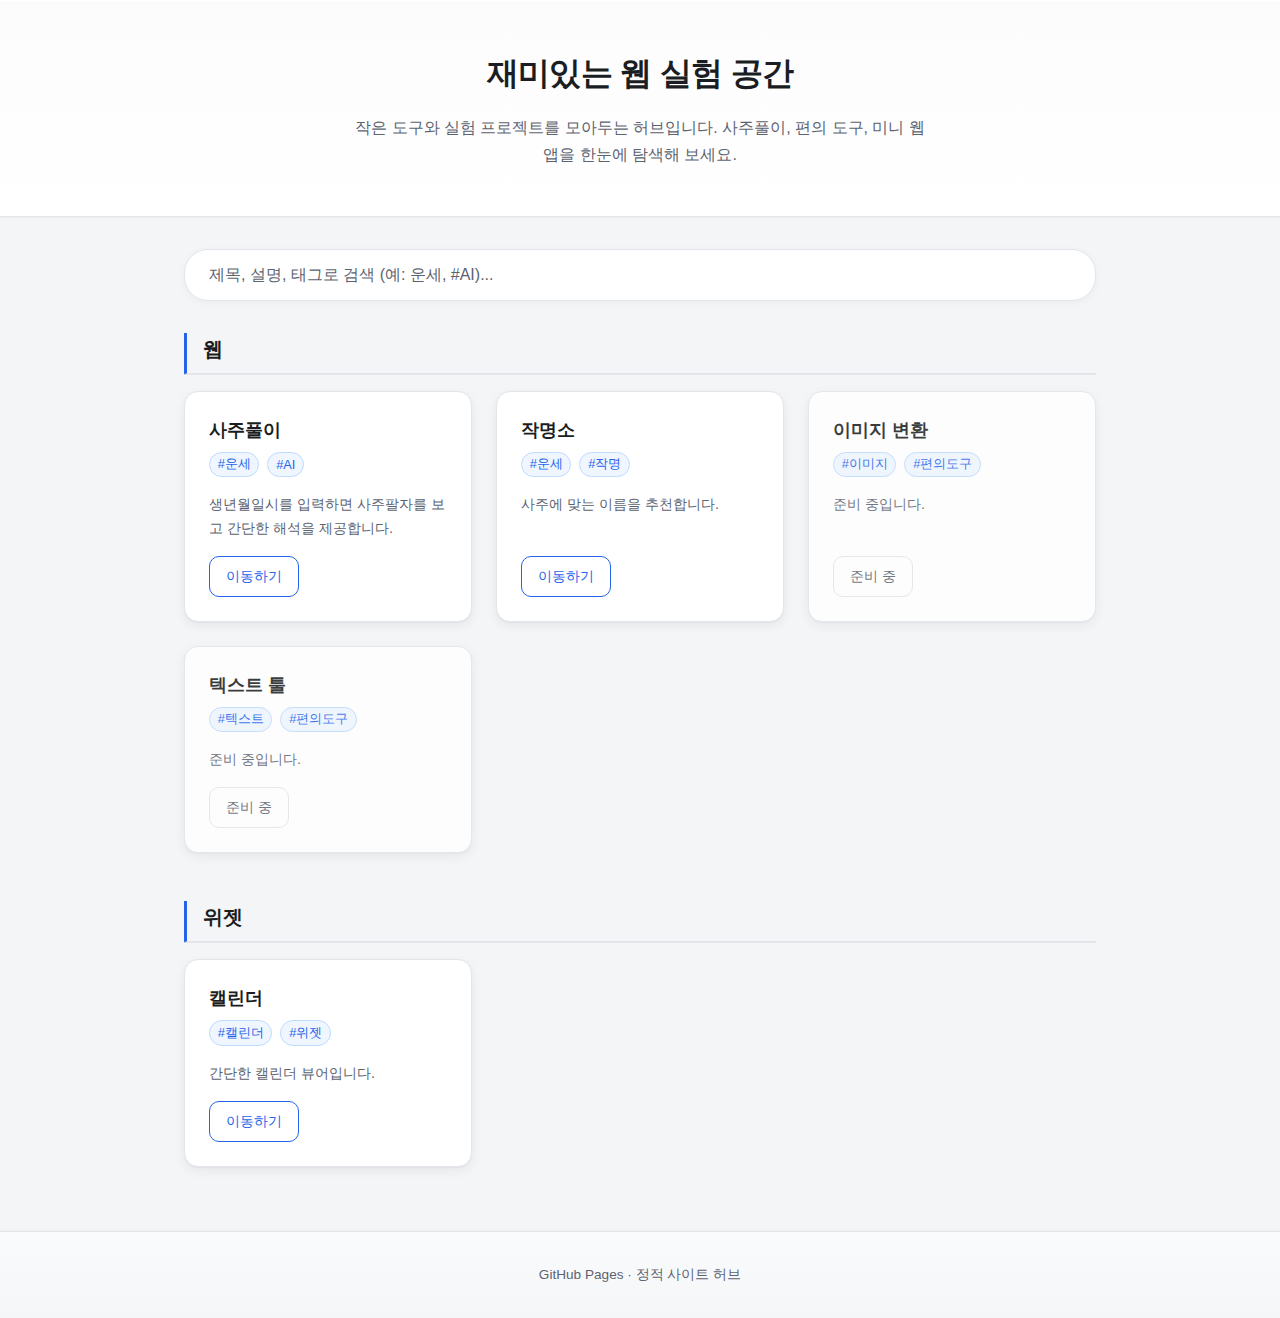
<file: index.html>
<!DOCTYPE html>
<html lang="ko">
<head>
  <meta charset="UTF-8">
  <meta name="viewport" content="width=device-width, initial-scale=1.0">
  <meta name="description" content="재미있는 웹 실험 공간 - 사주풀이, 편의 도구, 실험 프로젝트를 한곳에서">
  <meta name="google-adsense-account" content="ca-pub-7043246977521896">
  <title>2uon | 웹 실험실</title>
  <link rel="stylesheet" href="css/main.css">
  <script async src="https://pagead2.googlesyndication.com/pagead/js/adsbygoogle.js?client=ca-pub-7043246977521896" crossorigin="anonymous"></script>
</head>
<body class="hub-page">
  <!-- ============================================
       Hero 영역: 사이트 소개 및 첫인상
       문구 변경 시 .hub-hero__title, .hub-hero__desc 만 수정하면 됨
       ============================================ -->
  <header class="hub-hero">
    <div class="hub-hero__inner">
      <h1 class="hub-hero__title">재미있는 웹 실험 공간</h1>
      <p class="hub-hero__desc">작은 도구와 실험 프로젝트를 모아두는 허브입니다. 사주풀이, 편의 도구, 미니 웹앱을 한눈에 탐색해 보세요.</p>
    </div>
  </header>

  <main class="hub-main">
    <!-- 항목 검색: hub-main 상단, 제목·설명 기준 실시간 필터 (새 카드 추가 시 자동 반영) -->
    <div class="hub-search">
      <input type="search" id="hub-search-input" class="hub-search__input" placeholder="제목, 설명, 태그로 검색 (예: 운세, #AI)..." autocomplete="off" aria-label="기능 항목·태그 검색">
    </div>
    <!-- 검색 결과 없음 메시지 (검색어 입력 시에만 표시) -->
    <p class="hub-search-empty" id="hub-search-empty" role="status" aria-live="polite" hidden>검색 결과가 없습니다.</p>
    <!-- 태그 필터 표시: 태그 선택 시 같은 태그만 모아서 표시 -->
    <p class="hub-tag-filter" id="hub-tag-filter" role="status" aria-live="polite" hidden></p>

    <!-- ============================================
         기능 카테고리 섹션 (웹, 위젯 등)
         새 카테고리 추가: .hub-section 복사 후
         .hub-section__title, .hub-cards 영역만 수정
         카드에 .hub-card__tags 로 태그 추가 시 검색에도 반영됨
         ============================================ -->

    <!-- 카테고리: 웹 -->
    <section class="hub-section" id="category-web" aria-labelledby="heading-web">
      <h2 class="hub-section__title" id="heading-web">웹</h2>
      <div class="hub-cards">
        <article class="hub-card">
          <h3 class="hub-card__title">사주풀이</h3>
          <p class="hub-card__tags" aria-label="태그">
            <button type="button" class="hub-card__tag" data-tag="운세">#운세</button>
            <button type="button" class="hub-card__tag" data-tag="AI">#AI</button>
          </p>
          <p class="hub-card__desc">생년월일시를 입력하면 사주팔자를 보고 간단한 해석을 제공합니다.</p>
          <a href="saju/" class="hub-card__link" aria-label="사주풀이 페이지로 이동">이동하기</a>
        </article>
        <article class="hub-card">
          <h3 class="hub-card__title">작명소</h3>
          <p class="hub-card__tags" aria-label="태그">
            <button type="button" class="hub-card__tag" data-tag="운세">#운세</button>
            <button type="button" class="hub-card__tag" data-tag="작명">#작명</button>
          </p>
          <p class="hub-card__desc">사주에 맞는 이름을 추천합니다.</p>
          <a href="naming/" class="hub-card__link" aria-label="작명소 페이지로 이동">이동하기</a>
        </article>
        <article class="hub-card hub-card--placeholder">
          <h3 class="hub-card__title">이미지 변환</h3>
          <p class="hub-card__tags" aria-label="태그">
            <button type="button" class="hub-card__tag" data-tag="이미지">#이미지</button>
            <button type="button" class="hub-card__tag" data-tag="편의도구">#편의도구</button>
          </p>
          <p class="hub-card__desc">준비 중입니다.</p>
          <span class="hub-card__link hub-card__link--disabled" aria-disabled="true">준비 중</span>
        </article>
        <article class="hub-card hub-card--placeholder">
          <h3 class="hub-card__title">텍스트 툴</h3>
          <p class="hub-card__tags" aria-label="태그">
            <button type="button" class="hub-card__tag" data-tag="텍스트">#텍스트</button>
            <button type="button" class="hub-card__tag" data-tag="편의도구">#편의도구</button>
          </p>
          <p class="hub-card__desc">준비 중입니다.</p>
          <span class="hub-card__link hub-card__link--disabled" aria-disabled="true">준비 중</span>
        </article>
      </div>
    </section>

    <!-- 카테고리: 위젯 -->
    <section class="hub-section" id="category-widget" aria-labelledby="heading-widget">
      <h2 class="hub-section__title" id="heading-widget">위젯</h2>
      <div class="hub-cards">
        <article class="hub-card">
          <h3 class="hub-card__title">캘린더</h3>
          <p class="hub-card__tags" aria-label="태그">
            <button type="button" class="hub-card__tag" data-tag="캘린더">#캘린더</button>
            <button type="button" class="hub-card__tag" data-tag="위젯">#위젯</button>
          </p>
          <p class="hub-card__desc">간단한 캘린더 뷰어입니다.</p>
          <a href="calendar/" class="hub-card__link" aria-label="캘린더 페이지로 이동">이동하기</a>
        </article>
      </div>
    </section>
  </main>

  <footer class="hub-footer">
    <p class="hub-footer__text">GitHub Pages · 정적 사이트 허브</p>
  </footer>

  <script>
    // 항목 검색 + 태그 필터: 검색어·선택 태그에 따라 카드 표시 (태그 클릭 시 같은 태그만 모아서 표시)
    (function () {
      var input = document.getElementById('hub-search-input');
      var emptyEl = document.getElementById('hub-search-empty');
      var tagFilterEl = document.getElementById('hub-tag-filter');
      var cards = document.querySelectorAll('.hub-card');
      var sections = document.querySelectorAll('.hub-section');
      var currentTag = null;

      function getCardText(card) {
        var title = card.querySelector('.hub-card__title');
        var desc = card.querySelector('.hub-card__desc');
        var tagsEl = card.querySelector('.hub-card__tags');
        return ((title && title.textContent) || '') + ' ' + ((desc && desc.textContent) || '') + ' ' + ((tagsEl && tagsEl.textContent) || '');
      }

      function getCardTagNames(card) {
        var tagsEl = card.querySelector('.hub-card__tags');
        if (!tagsEl) return [];
        var buttons = tagsEl.querySelectorAll('.hub-card__tag[data-tag]');
        var names = [];
        buttons.forEach(function (btn) { names.push(btn.getAttribute('data-tag')); });
        return names;
      }

      function getAllTagNames() {
        var set = {};
        document.querySelectorAll('.hub-card__tag[data-tag]').forEach(function (btn) {
          set[btn.getAttribute('data-tag')] = true;
        });
        return Object.keys(set);
      }

      function getEffectiveTag(q, tagNames) {
        if (!q) return currentTag;
        var qTag = q.charAt(0) === '#' ? q.slice(1) : q;
        for (var i = 0; i < tagNames.length; i++) {
          if (tagNames[i].toLowerCase() === qTag.toLowerCase()) return tagNames[i];
        }
        return currentTag;
      }

      function filter() {
        var q = (input.value || '').trim();
        var qLower = q.toLowerCase();
        var hasQuery = q.length > 0;
        var tagNames = getAllTagNames();
        var effectiveTag = getEffectiveTag(q, tagNames);
        var hasTag = effectiveTag !== null;
        var searchIsTag = hasQuery && hasTag && (qLower === effectiveTag.toLowerCase() || qLower === '#' + effectiveTag.toLowerCase());
        var visibleCount = 0;

        cards.forEach(function (card) {
          var text = getCardText(card).toLowerCase();
          var cardTagNames = getCardTagNames(card);
          var searchMatch = !hasQuery || searchIsTag || text.indexOf(qLower) !== -1;
          var tagMatch = !hasTag || cardTagNames.indexOf(effectiveTag) !== -1;
          var match = searchMatch && tagMatch;
          card.classList.toggle('hub-card--hidden', !match);
          if (match) visibleCount++;
        });

        sections.forEach(function (section) {
          var sectionCards = section.querySelectorAll('.hub-card');
          var sectionVisible = Array.from(sectionCards).some(function (c) { return !c.classList.contains('hub-card--hidden'); });
          section.classList.toggle('hub-section--no-results', (hasQuery || hasTag) && !sectionVisible);
        });

        if (emptyEl) {
          emptyEl.hidden = !hasQuery || visibleCount > 0;
        }

        if (tagFilterEl) {
          if (hasTag) {
            tagFilterEl.hidden = false;
            tagFilterEl.innerHTML = '태그: <span class="hub-tag-filter__tag">#' + effectiveTag + '</span> <button type="button" class="hub-tag-filter__clear" id="hub-tag-filter-clear">전체 보기</button>';
            var clearBtn = document.getElementById('hub-tag-filter-clear');
            if (clearBtn) clearBtn.addEventListener('click', clearTagFilter);
          } else {
            tagFilterEl.hidden = true;
            tagFilterEl.innerHTML = '';
          }
        }
      }

      function clearTagFilter() {
        currentTag = null;
        if (input) input.value = '';
        filter();
      }

      function applyTagFilter(tagName) {
        currentTag = currentTag === tagName ? null : tagName;
        filter();
      }

      document.querySelectorAll('.hub-card__tag').forEach(function (btn) {
        btn.addEventListener('click', function (e) {
          e.preventDefault();
          e.stopPropagation();
          var tag = btn.getAttribute('data-tag');
          if (tag) applyTagFilter(tag);
        });
      });

      if (input) {
        input.addEventListener('input', filter);
        input.addEventListener('search', filter);
      }
    })();
  </script>
  <!--
    확장 가이드 (JS 자동 로딩 시):
    1. 카테고리 데이터를 JSON 등으로 관리하고
    2. .hub-section 별로 .hub-cards 안에 .hub-card 를 동적 생성
    3. 클래스 규칙: .hub-card (기본), .hub-card--featured (대표 강조), .hub-card--placeholder (비활성)
    4. 새 폴더 추가 시 index.html 에서 해당 섹션의 .hub-cards 안에
       <article class="hub-card"> ... <a href="폴더명/">이동하기</a> </article> 복사 후 수정
    5. 검색: .hub-card__title, .hub-card__desc, .hub-card__tags 텍스트만 있으면 자동 필터됨
  -->
</body>
</html>
</file>
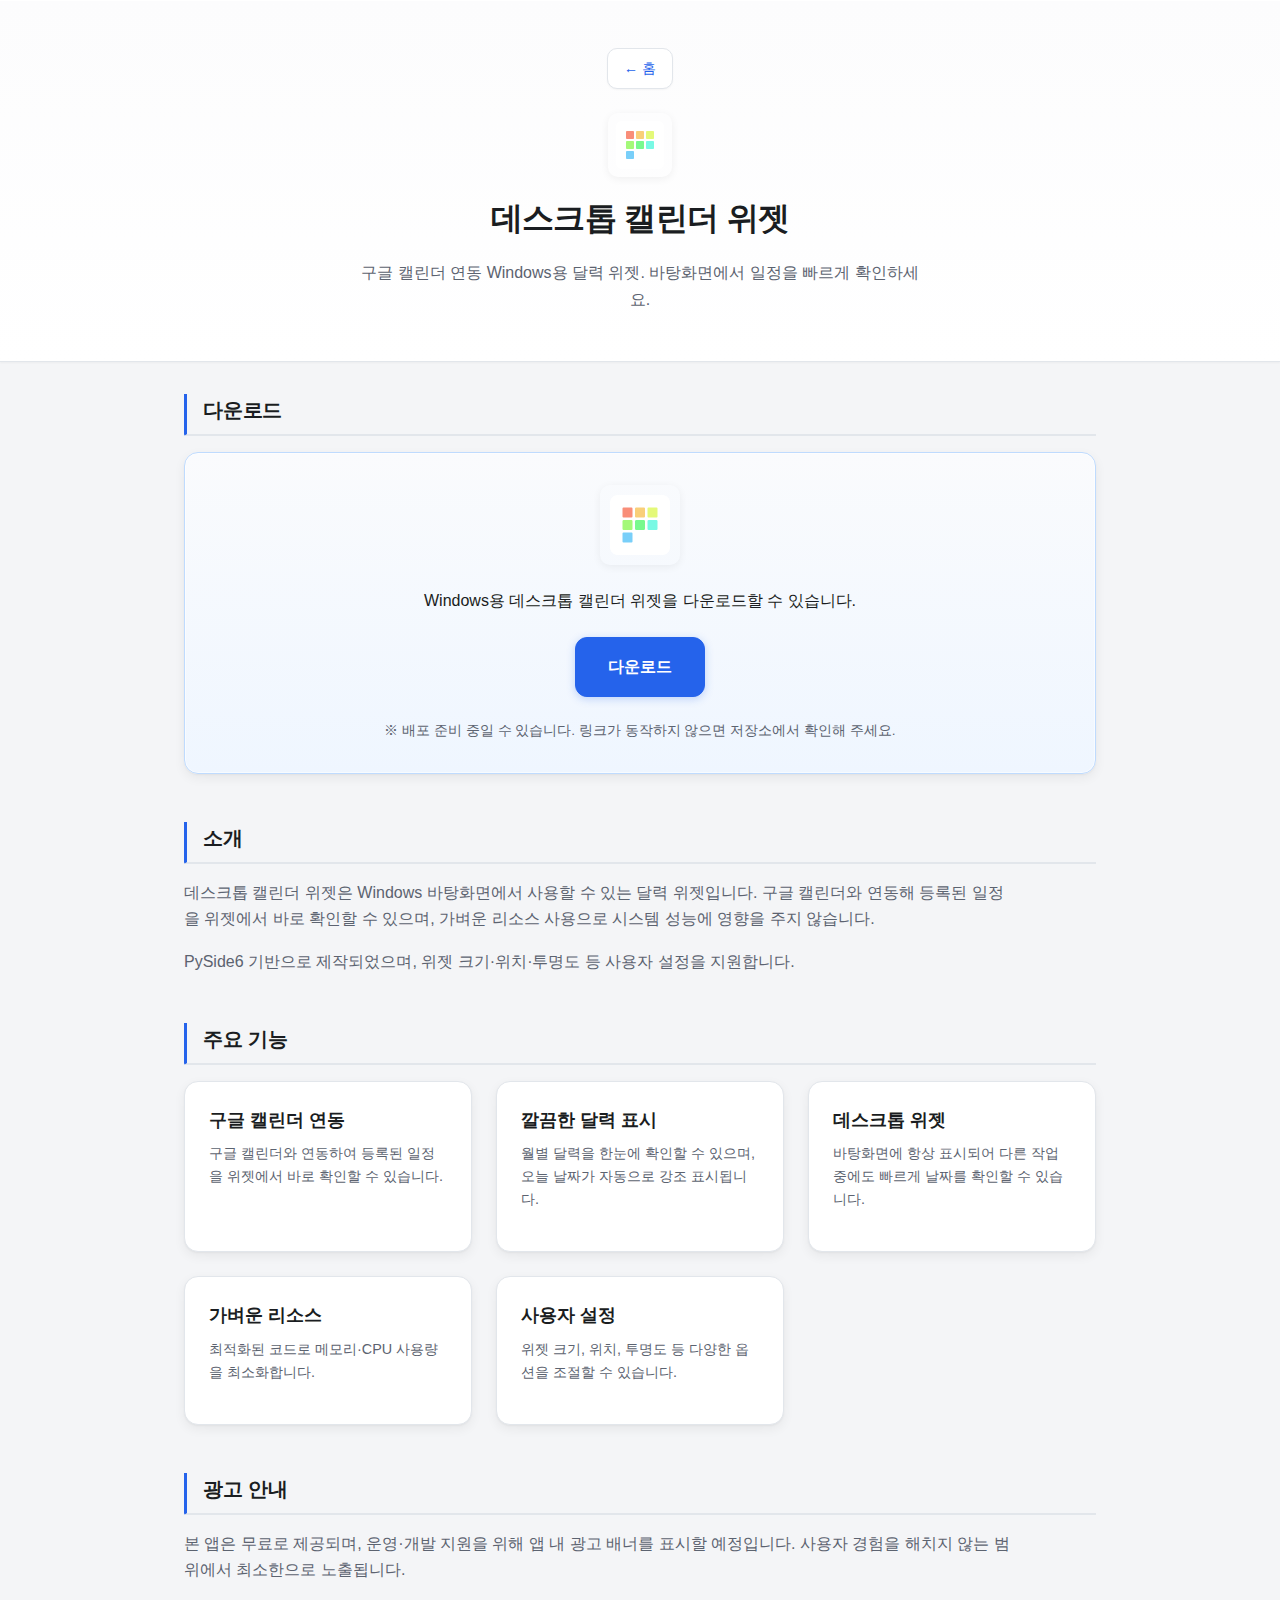
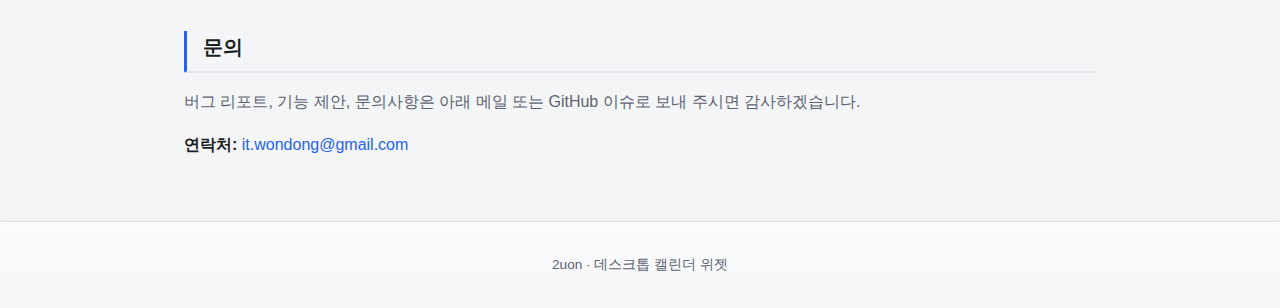
<file: calendar/index.html>
<!DOCTYPE html>
<html lang="ko">
<head>
  <meta charset="UTF-8">
  <meta name="viewport" content="width=device-width, initial-scale=1.0">
  <meta name="description" content="데스크톱 캘린더 위젯 - 구글 캘린더 연동 Windows용 달력 위젯, 다운로드">
  <meta name="keywords" content="캘린더 위젯, 달력 위젯, 데스크톱 위젯, Windows 위젯, 일정 관리">
  <meta name="google-adsense-account" content="ca-pub-7043246977521896">
  <title>데스크톱 캘린더 위젯 | 2uon</title>
  <link rel="stylesheet" href="../css/main.css">
  <link rel="stylesheet" href="style.css">
  <script async src="https://pagead2.googlesyndication.com/pagead/js/adsbygoogle.js?client=ca-pub-7043246977521896" crossorigin="anonymous"></script>
</head>
<body class="hub-page cal-page">
  <header class="hub-hero cal-hero">
    <div class="hub-hero__inner">
      <a href="../" class="cal-hero__back cal-hero__back--btn" aria-label="홈으로">← 홈</a>
      <img src="icon.png" alt="" class="cal-hero__icon" width="64" height="64">
      <h1 class="hub-hero__title">데스크톱 캘린더 위젯</h1>
      <p class="hub-hero__desc">구글 캘린더 연동 Windows용 달력 위젯. 바탕화면에서 일정을 빠르게 확인하세요.</p>
    </div>
  </header>

  <main class="hub-main cal-main">
    <!-- 다운로드 CTA -->
    <section class="cal-section cal-download" aria-labelledby="cal-download-title">
      <h2 class="hub-section__title" id="cal-download-title">다운로드</h2>
      <div class="cal-download__box">
        <img src="icon.png" alt="" class="cal-download__icon" width="80" height="80">
        <p class="cal-download__text">Windows용 데스크톱 캘린더 위젯을 다운로드할 수 있습니다.</p>
        <a href="#" class="cal-download__btn" id="cal-download-btn">다운로드</a>
        <p class="cal-download__note">※ 배포 준비 중일 수 있습니다. 링크가 동작하지 않으면 저장소에서 확인해 주세요.</p>
      </div>
    </section>

    <!-- 소개 -->
    <section class="cal-section" id="about" aria-labelledby="cal-about-title">
      <h2 class="hub-section__title" id="cal-about-title">소개</h2>
      <p class="cal-section__p">
        데스크톱 캘린더 위젯은 Windows 바탕화면에서 사용할 수 있는 달력 위젯입니다.
        구글 캘린더와 연동해 등록된 일정을 위젯에서 바로 확인할 수 있으며,
        가벼운 리소스 사용으로 시스템 성능에 영향을 주지 않습니다.
      </p>
      <p class="cal-section__p">
        PySide6 기반으로 제작되었으며, 위젯 크기·위치·투명도 등 사용자 설정을 지원합니다.
      </p>
    </section>

    <!-- 주요 기능 -->
    <section class="cal-section" id="features" aria-labelledby="cal-features-title">
      <h2 class="hub-section__title" id="cal-features-title">주요 기능</h2>
      <div class="cal-cards">
        <article class="hub-card cal-card">
          <h3 class="hub-card__title">구글 캘린더 연동</h3>
          <p class="hub-card__desc">구글 캘린더와 연동하여 등록된 일정을 위젯에서 바로 확인할 수 있습니다.</p>
        </article>
        <article class="hub-card cal-card">
          <h3 class="hub-card__title">깔끔한 달력 표시</h3>
          <p class="hub-card__desc">월별 달력을 한눈에 확인할 수 있으며, 오늘 날짜가 자동으로 강조 표시됩니다.</p>
        </article>
        <article class="hub-card cal-card">
          <h3 class="hub-card__title">데스크톱 위젯</h3>
          <p class="hub-card__desc">바탕화면에 항상 표시되어 다른 작업 중에도 빠르게 날짜를 확인할 수 있습니다.</p>
        </article>
        <article class="hub-card cal-card">
          <h3 class="hub-card__title">가벼운 리소스</h3>
          <p class="hub-card__desc">최적화된 코드로 메모리·CPU 사용량을 최소화합니다.</p>
        </article>
        <article class="hub-card cal-card">
          <h3 class="hub-card__title">사용자 설정</h3>
          <p class="hub-card__desc">위젯 크기, 위치, 투명도 등 다양한 옵션을 조절할 수 있습니다.</p>
        </article>
      </div>
    </section>

    <!-- 광고 안내 -->
    <section class="cal-section" id="advertisement" aria-labelledby="cal-ad-title">
      <h2 class="hub-section__title" id="cal-ad-title">광고 안내</h2>
      <p class="cal-section__p">
        본 앱은 무료로 제공되며, 운영·개발 지원을 위해 앱 내 광고 배너를 표시할 예정입니다.
        사용자 경험을 해치지 않는 범위에서 최소한으로 노출됩니다.
      </p>
    </section>

    <!-- 문의 -->
    <section class="cal-section" id="contact" aria-labelledby="cal-contact-title">
      <h2 class="hub-section__title" id="cal-contact-title">문의</h2>
      <p class="cal-section__p">
        버그 리포트, 기능 제안, 문의사항은 아래 메일 또는 GitHub 이슈로 보내 주시면 감사하겠습니다.
      </p>
      <p class="cal-contact">
        <strong>연락처:</strong>
        <a href="mailto:it.wondong@gmail.com" class="cal-contact__link">it.wondong@gmail.com</a>
      </p>
    </section>
  </main>

  <footer class="hub-footer">
    <p class="hub-footer__text"><a href="../" class="hub-footer__link">2uon</a> · 데스크톱 캘린더 위젯</p>
  </footer>
</body>
</html>
</file>
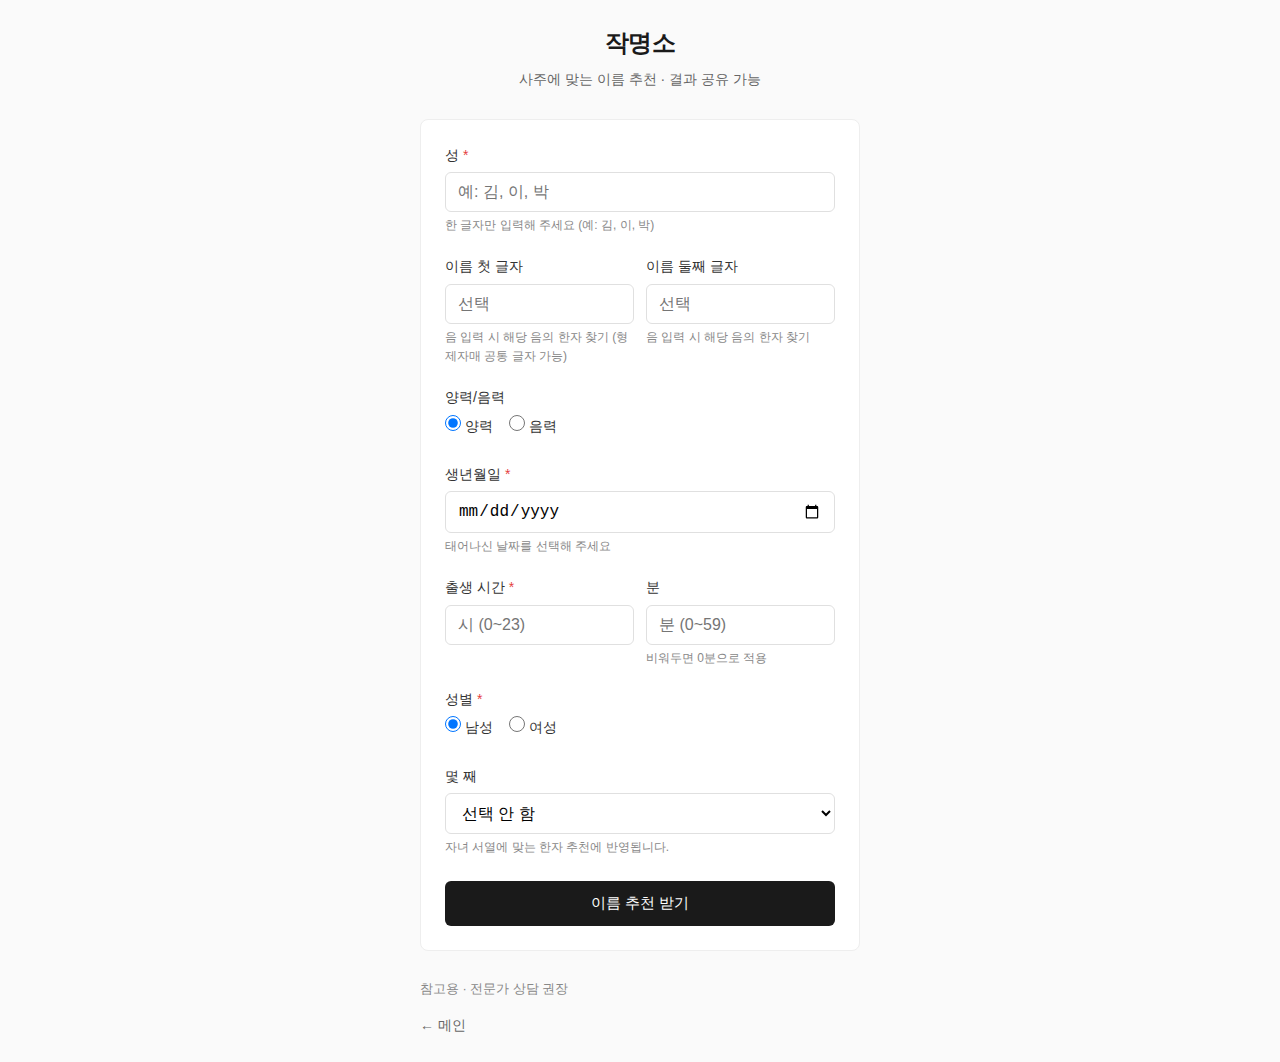
<file: naming/index.html>
<!DOCTYPE html>
<html lang="ko">
<head>
  <meta charset="UTF-8">
  <meta name="viewport" content="width=device-width, initial-scale=1.0">
  <meta name="description" content="작명소 - 사주 기반 이름 추천 서비스">
  <meta name="google-adsense-account" content="ca-pub-7043246977521896">
  <title>작명소 - 사주 기반 이름 추천</title>
  <link rel="stylesheet" href="style.css">
  <script async src="https://pagead2.googlesyndication.com/pagead/js/adsbygoogle.js?client=ca-pub-7043246977521896" crossorigin="anonymous"></script>
</head>
<body class="naming-page">
  <div class="naming-container">
    <!-- 헤더: 서비스 소개 -->
    <header class="naming-header">
      <h1>작명소</h1>
      <p>사주에 맞는 이름 추천 · 결과 공유 가능</p>
    </header>

    <main class="naming-main">
      <form id="naming-form" class="naming-form" novalidate>
        <!-- 성 입력 (필수, 1글자) -->
        <div class="form-group">
          <label for="surname">성 <span class="required">*</span></label>
          <input type="text" id="surname" name="surname" maxlength="1" required
                 placeholder="예: 김, 이, 박" autocomplete="off"
                 aria-describedby="surname-hint surname-error surname-hanja">
          <span class="form-hint" id="surname-hint">한 글자만 입력해 주세요 (예: 김, 이, 박)</span>
          <div class="surname-hanja-area" id="surname-hanja" aria-live="polite" hidden>
            <p class="surname-hanja-feedback" id="surname-hanja-feedback" hidden></p>
            <span class="surname-hanja-label" data-label></span>
            <div class="surname-hanja-list" data-list></div>
          </div>
          <input type="hidden" id="surname-hanja-selected" name="surnameHanja" value="">
          <span class="form-error" id="surname-error" role="alert"></span>
        </div>

        <!-- 이름 칸 2개 (선택 입력) -->
        <div class="form-group form-row">
          <div class="form-group-inline">
            <label for="name1">이름 첫 글자</label>
            <input type="text" id="name1" name="name1" maxlength="1" placeholder="선택"
                   autocomplete="off" aria-describedby="name1-hint">
            <span class="form-hint" id="name1-hint">음 입력 시 해당 음의 한자 찾기 (형제자매 공통 글자 가능)</span>
          </div>
          <div class="form-group-inline">
            <label for="name2">이름 둘째 글자</label>
            <input type="text" id="name2" name="name2" maxlength="1" placeholder="선택"
                   autocomplete="off" aria-describedby="name2-hint">
            <span class="form-hint" id="name2-hint">음 입력 시 해당 음의 한자 찾기</span>
          </div>
        </div>

        <!-- 양력/음력 선택 -->
        <div class="form-group">
          <label>양력/음력</label>
          <div class="radio-group">
            <label class="radio-label">
              <input type="radio" name="calendar" value="solar" checked>
              <span>양력</span>
            </label>
            <label class="radio-label">
              <input type="radio" name="calendar" value="lunar">
              <span>음력</span>
            </label>
          </div>
        </div>

        <!-- 생년월일 -->
        <div class="form-group">
          <label for="birth">생년월일 <span class="required">*</span></label>
          <input type="date" id="birth" name="birth" required
                 min="1900-01-01" max=""
                 aria-describedby="birth-hint birth-error">
          <span class="form-hint" id="birth-hint">태어나신 날짜를 선택해 주세요</span>
          <span class="form-error" id="birth-error" role="alert"></span>
        </div>

        <!-- 생년월일시 (시간, 분) -->
        <div class="form-group form-row">
          <div class="form-group-inline">
            <label for="hour">출생 시간 <span class="required">*</span></label>
            <input type="number" id="hour" name="hour" required
                   min="0" max="23" placeholder="시 (0~23)"
                   aria-describedby="hour-error">
            <span class="form-error" id="hour-error" role="alert"></span>
          </div>
          <div class="form-group-inline">
            <label for="min">분</label>
            <input type="number" id="min" name="min"
                   min="0" max="59" placeholder="분 (0~59)">
            <span class="form-hint">비워두면 0분으로 적용</span>
          </div>
        </div>

        <!-- 성별 -->
        <div class="form-group">
          <label>성별 <span class="required">*</span></label>
          <div class="radio-group">
            <label class="radio-label">
              <input type="radio" name="gender" value="male" checked>
              <span>남성</span>
            </label>
            <label class="radio-label">
              <input type="radio" name="gender" value="female">
              <span>여성</span>
            </label>
          </div>
        </div>

        <!-- 몇 째 (서열) -->
        <div class="form-group">
          <label for="birthOrder">몇 째</label>
          <select id="birthOrder" name="birthOrder" aria-describedby="birth-order-hint">
            <option value="">선택 안 함</option>
            <option value="1">첫째</option>
            <option value="2">둘째</option>
            <option value="3">셋째 이상</option>
          </select>
          <span class="form-hint" id="birth-order-hint">자녀 서열에 맞는 한자 추천에 반영됩니다.</span>
        </div>

        <button type="submit" class="btn-submit">이름 추천 받기</button>
      </form>
    </main>

    <footer class="naming-footer">
      <p>참고용 · 전문가 상담 권장</p>
      <a href="../index.html" class="link-back">← 메인</a>
    </footer>
  </div>

  <script src="naming.js"></script>
  <script>
    // 입력 페이지 전용: 폼 유효성 검사, 성 한자 추천, GET 파라미터로 result.html 이동
    (function() {
      'use strict';

      const form = document.getElementById('naming-form');
      const surnameInput = document.getElementById('surname');
      const surnameHanjaEl = document.getElementById('surname-hanja');
      let surnameMap = null;

      // 성 데이터베이스 로드
      NamingService.loadSurnameXml().then(function(map) {
        surnameMap = map;
        if (surnameInput.value && surnameInput.value.trim()) updateSurnameHanja();
      }).catch(function() {});

      const surnameHanjaSelectedInput = document.getElementById('surname-hanja-selected');

      function updateSurnameHanja() {
        if (!surnameHanjaEl) return;
        var val = (surnameInput.value || '').trim();
        var labelEl = surnameHanjaEl.querySelector('[data-label]');
        var listEl = surnameHanjaEl.querySelector('[data-list]');
        if (!val || !surnameMap) {
          surnameHanjaEl.hidden = true;
          if (surnameHanjaSelectedInput) surnameHanjaSelectedInput.value = '';
          return;
        }
        var list = NamingService.getSurnameHanja(surnameMap, val);
        if (list.length === 0) {
          surnameHanjaEl.hidden = true;
          if (surnameHanjaSelectedInput) surnameHanjaSelectedInput.value = '';
          return;
        }
        var selectedChar = (surnameHanjaSelectedInput && surnameHanjaSelectedInput.value) || '';
        var validSelected = list.some(function(item) { return item.char === selectedChar; });
        if (!validSelected && surnameHanjaSelectedInput) {
          selectedChar = '';
          surnameHanjaSelectedInput.value = '';
        }
        var feedbackEl = document.getElementById('surname-hanja-feedback');
        var selectedItem = list.filter(function(item) { return item.char === selectedChar; })[0];
        if (feedbackEl) {
          if (selectedItem) {
            feedbackEl.textContent = '선택한 성 한자: ' + selectedItem.char + ' (' + selectedItem.meaning + ')';
            feedbackEl.hidden = false;
          } else {
            feedbackEl.textContent = '';
            feedbackEl.hidden = true;
          }
        }
        if (labelEl) labelEl.textContent = val + '씨 성 한자 (클릭하여 선택): ';
        if (listEl) {
          listEl.innerHTML = list.map(function(item) {
            var isSelected = selectedChar === item.char;
            return '<button type="button" class="surname-hanja-btn' + (isSelected ? ' selected' : '') + '" data-char="' + escapeHtml(item.char) + '" data-meaning="' + escapeHtml(item.meaning) + '" title="' + escapeHtml(item.meaning) + '">' +
              '<span class="surname-hanja-char">' + escapeHtml(item.char) + '</span>' +
              '<span class="surname-hanja-meaning">(' + escapeHtml(item.meaning) + ')</span>' +
              '</button>';
          }).join('');
        }
        surnameHanjaEl.hidden = false;
      }

      function escapeHtml(text) {
        var div = document.createElement('div');
        div.textContent = text;
        return div.innerHTML;
      }
      const birthInput = document.getElementById('birth');
      const hourInput = document.getElementById('hour');
      const minInput = document.getElementById('min');
      const surnameError = document.getElementById('surname-error');
      const birthError = document.getElementById('birth-error');
      const hourError = document.getElementById('hour-error');

      // 생년월일 max를 오늘로 설정
      function setMaxDate() {
        const today = new Date();
        birthInput.setAttribute('max', today.toISOString().split('T')[0]);
      }

      function validateSurname() {
        const value = (surnameInput.value || '').trim();
        if (!value) {
          surnameError.textContent = '성을 입력해 주세요.';
          surnameInput.setAttribute('aria-invalid', 'true');
          return false;
        }
        if (value.length > 1) {
          surnameError.textContent = '성은 한 글자만 입력해 주세요.';
          surnameInput.setAttribute('aria-invalid', 'true');
          return false;
        }
        surnameError.textContent = '';
        surnameInput.removeAttribute('aria-invalid');
        return true;
      }

      function validateBirth() {
        const value = (birthInput.value || '').trim();
        if (!value) {
          birthError.textContent = '생년월일을 선택해 주세요.';
          birthInput.setAttribute('aria-invalid', 'true');
          return false;
        }
        const date = new Date(value);
        if (isNaN(date.getTime()) || date < new Date('1900-01-01') || date > new Date()) {
          birthError.textContent = '올바른 날짜를 선택해 주세요.';
          birthInput.setAttribute('aria-invalid', 'true');
          return false;
        }
        birthError.textContent = '';
        birthInput.removeAttribute('aria-invalid');
        return true;
      }

      function validateHour() {
        const value = (hourInput.value || '').trim();
        if (value === '') {
          hourError.textContent = '출생 시간(시)을 입력해 주세요. (0~23)';
          hourInput.setAttribute('aria-invalid', 'true');
          return false;
        }
        const num = parseInt(value, 10);
        if (isNaN(num) || num < 0 || num > 23) {
          hourError.textContent = '0~23 사이의 숫자를 입력해 주세요.';
          hourInput.setAttribute('aria-invalid', 'true');
          return false;
        }
        hourError.textContent = '';
        hourInput.removeAttribute('aria-invalid');
        return true;
      }

      function handleSubmit(e) {
        e.preventDefault();
        surnameError.textContent = '';
        birthError.textContent = '';
        hourError.textContent = '';

        if (!validateSurname() || !validateBirth() || !validateHour()) return;

        const surname = surnameInput.value.trim();
        const name1 = (document.getElementById('name1').value || '').trim();
        const name2 = (document.getElementById('name2').value || '').trim();
        const birth = birthInput.value;
        const hour = parseInt(hourInput.value, 10);
        const minVal = (minInput.value || '').trim();
        const min = minVal === '' ? 0 : Math.min(59, Math.max(0, parseInt(minVal, 10) || 0));
        const gender = form.querySelector('input[name="gender"]:checked').value;
        const calendar = form.querySelector('input[name="calendar"]:checked').value;
        const birthOrderEl = document.getElementById('birthOrder');
        const birthOrder = birthOrderEl ? (birthOrderEl.value || '').trim() : '';

        const params = new URLSearchParams({
          surname: surname,
          birth: birth,
          hour: String(hour),
          min: String(min),
          gender: gender,
          calendar: calendar
        });
        if (name1) params.set('name1', name1);
        if (name2) params.set('name2', name2);
        var surnameHanja = (surnameHanjaSelectedInput && surnameHanjaSelectedInput.value) || '';
        if (surnameHanja) params.set('surnameHanja', surnameHanja);
        if (birthOrder) params.set('birthOrder', birthOrder);

        window.location.href = 'result.html?' + params.toString();
      }

      // 성 한자 클릭: 이벤트 위임 (한 번만 등록, 동적 버튼에 대응)
      var listEl = surnameHanjaEl ? surnameHanjaEl.querySelector('[data-list]') : null;
      if (listEl) {
        listEl.addEventListener('click', function(e) {
          var btn = e.target.closest('.surname-hanja-btn');
          if (!btn) return;
          var char = btn.getAttribute('data-char');
          var wasSelected = surnameHanjaSelectedInput.value === char;
          surnameHanjaSelectedInput.value = wasSelected ? '' : char;
          updateSurnameHanja();
        });
      }

      surnameInput.addEventListener('blur', validateSurname);
      surnameInput.addEventListener('input', function() {
        surnameError.textContent = '';
        updateSurnameHanja();
      });
      surnameInput.addEventListener('change', updateSurnameHanja);
      birthInput.addEventListener('blur', validateBirth);
      birthInput.addEventListener('input', function() { birthError.textContent = ''; });
      hourInput.addEventListener('blur', validateHour);
      hourInput.addEventListener('input', function() { hourError.textContent = ''; });

      form.addEventListener('submit', handleSubmit);
      setMaxDate();
    })();
  </script>
</body>
</html>
</file>
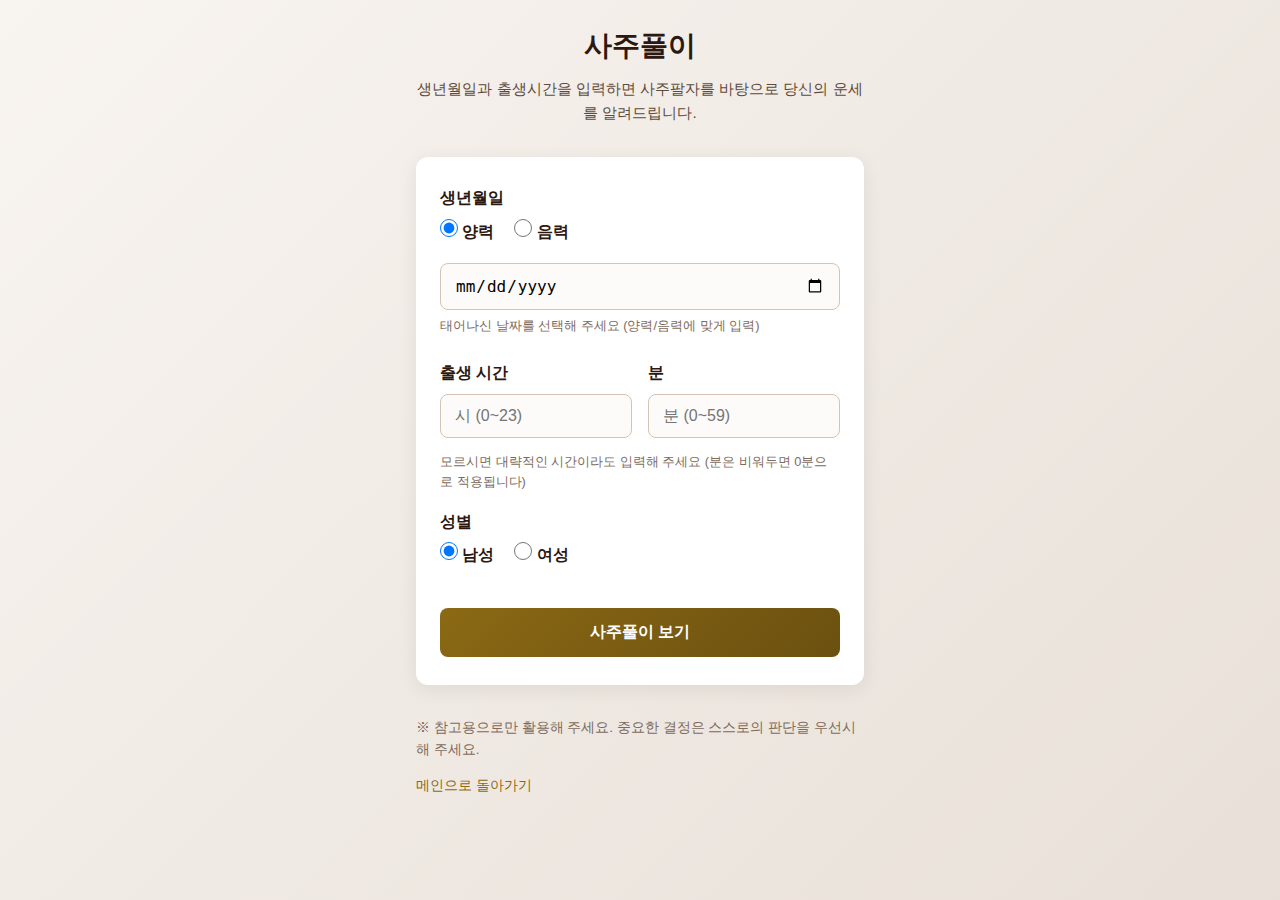
<file: saju/index.html>
<!DOCTYPE html>
<html lang="ko">
<head>
  <meta charset="UTF-8">
  <meta name="viewport" content="width=device-width, initial-scale=1.0">
  <meta name="description" content="사주풀이 - 생년월일과 출생시간으로 알아보는 나의 사주팔자">
  <meta name="google-adsense-account" content="ca-pub-7043246977521896">
  <title>사주풀이 - 생년월일 입력</title>
  <link rel="stylesheet" href="css/style.css">
  <script async src="https://pagead2.googlesyndication.com/pagead/js/adsbygoogle.js?client=ca-pub-7043246977521896" crossorigin="anonymous"></script>
</head>
<body class="destiny-page">
  <div class="destiny-container">
    <header class="destiny-header">
      <h1>사주풀이</h1>
      <p>생년월일과 출생시간을 입력하면 사주팔자를 바탕으로 당신의 운세를 알려드립니다.</p>
    </header>

    <main class="destiny-main">
      <form id="saju-form" class="saju-form" novalidate>
        <div class="form-group">
          <label for="birth">생년월일</label>
          <div class="radio-group" style="margin-bottom:10px;">
            <label class="radio-label">
              <input type="radio" name="calendar" value="solar" checked>
              <span>양력</span>
            </label>
            <label class="radio-label">
              <input type="radio" name="calendar" value="lunar">
              <span>음력</span>
            </label>
          </div>
          <input type="date" id="birth" name="birth" required 
                 min="1900-01-01" max="">
          <span class="form-hint">태어나신 날짜를 선택해 주세요 (양력/음력에 맞게 입력)</span>
          <span class="form-error" id="birth-error" role="alert"></span>
        </div>

        <div class="form-group form-row">
          <div class="form-group-inline">
            <label for="time">출생 시간</label>
            <input type="number" id="time" name="time" required 
                   min="0" max="23" placeholder="시 (0~23)" 
                   title="24시간 형식">
            <span class="form-error" id="time-error" role="alert"></span>
          </div>
          <div class="form-group-inline">
            <label for="min">분</label>
            <input type="number" id="min" name="min" 
                   min="0" max="59" placeholder="분 (0~59)" 
                   title="출생 분">
            <span class="form-error" id="min-error" role="alert"></span>
          </div>
        </div>
        <span class="form-hint" style="margin-top:-16px;margin-bottom:16px;display:block;">모르시면 대략적인 시간이라도 입력해 주세요 (분은 비워두면 0분으로 적용됩니다)</span>

        <div class="form-group">
          <label>성별</label>
          <div class="radio-group">
            <label class="radio-label">
              <input type="radio" name="gender" value="male" checked>
              <span>남성</span>
            </label>
            <label class="radio-label">
              <input type="radio" name="gender" value="female">
              <span>여성</span>
            </label>
          </div>
        </div>

        <button type="submit" class="btn-submit">사주풀이 보기</button>
      </form>
    </main>

    <footer class="destiny-footer">
      <p>※ 참고용으로만 활용해 주세요. 중요한 결정은 스스로의 판단을 우선시 해 주세요.</p>
      <a href="../index.html" class="link-back">메인으로 돌아가기</a>
    </footer>
  </div>

  <script src="js/input.js"></script>
</body>
</html>
</file>
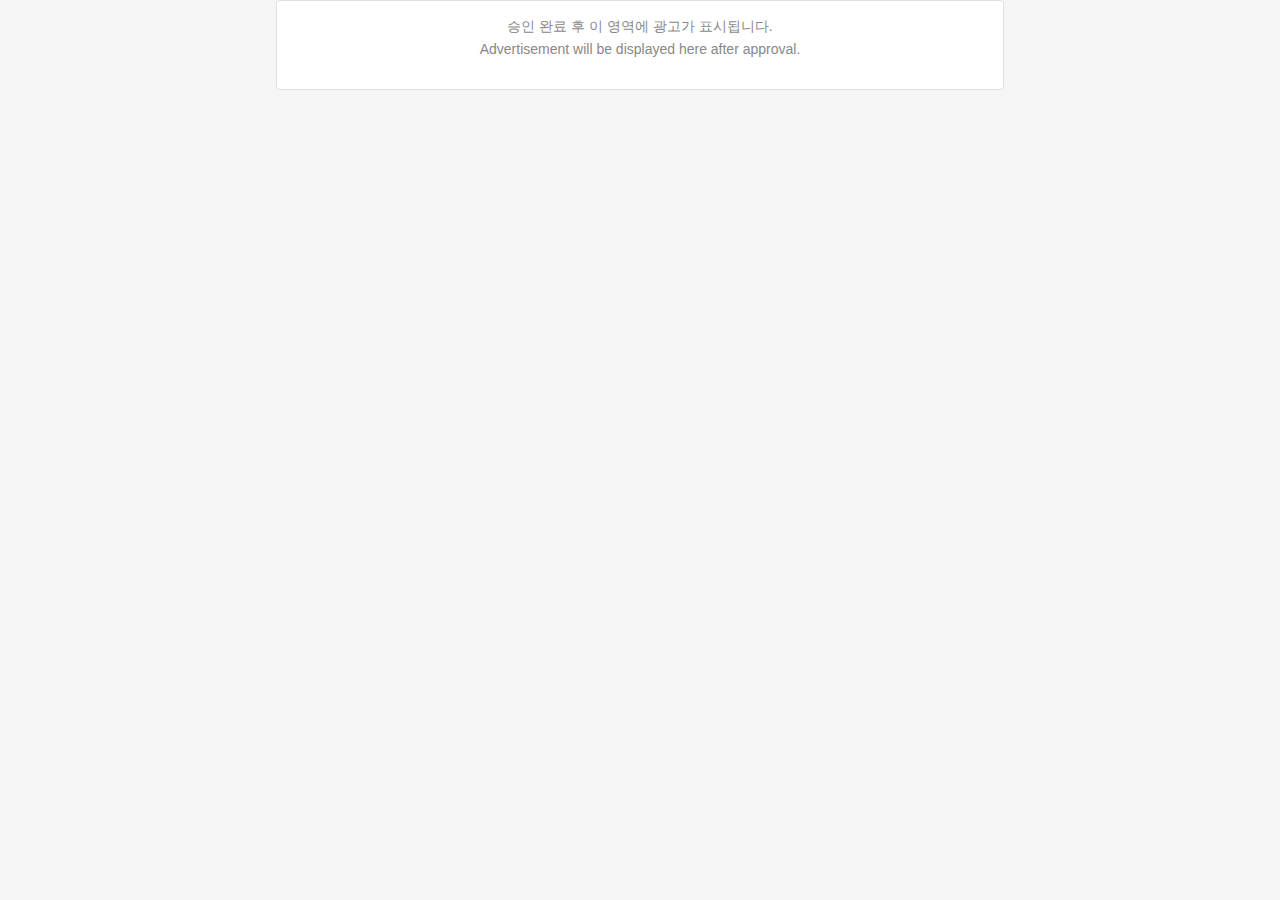
<file: banner.html>
<!DOCTYPE html>
<html lang="ko">
<head>
  <meta charset="UTF-8">
  <meta name="viewport" content="width=device-width, initial-scale=1.0">
  <meta name="robots" content="noindex, nofollow">
  <title>광고 배너 - 데스크톱 캘린더 위젯</title>
  <link rel="stylesheet" href="style.css">
  <script async src="https://pagead2.googlesyndication.com/pagead/js/adsbygoogle.js?client=ca-pub-7043246977521896"
     crossorigin="anonymous"></script>
  <style>
    body {
      margin: 0;
      padding: 0;
      background-color: #f5f5f5;
    }
    .banner-wrapper {
      width: 100%;
      max-width: 728px;
      height: 90px;
      margin: 0 auto;
      display: flex;
      align-items: center;
      justify-content: center;
      background-color: #ffffff;
      border: 1px solid #e0e0e0;
      border-radius: 4px;
    }
    .banner-message {
      color: #888;
      font-family: -apple-system, BlinkMacSystemFont, 'Segoe UI', Roboto, sans-serif;
      font-size: 14px;
      text-align: center;
      padding: 10px;
    }
  </style>
</head>
<body>
  <div class="banner-wrapper">
    <p class="banner-message">승인 완료 후 이 영역에 광고가 표시됩니다.<br>Advertisement will be displayed here after approval.</p>
  </div>
</body>
</html>
</file>
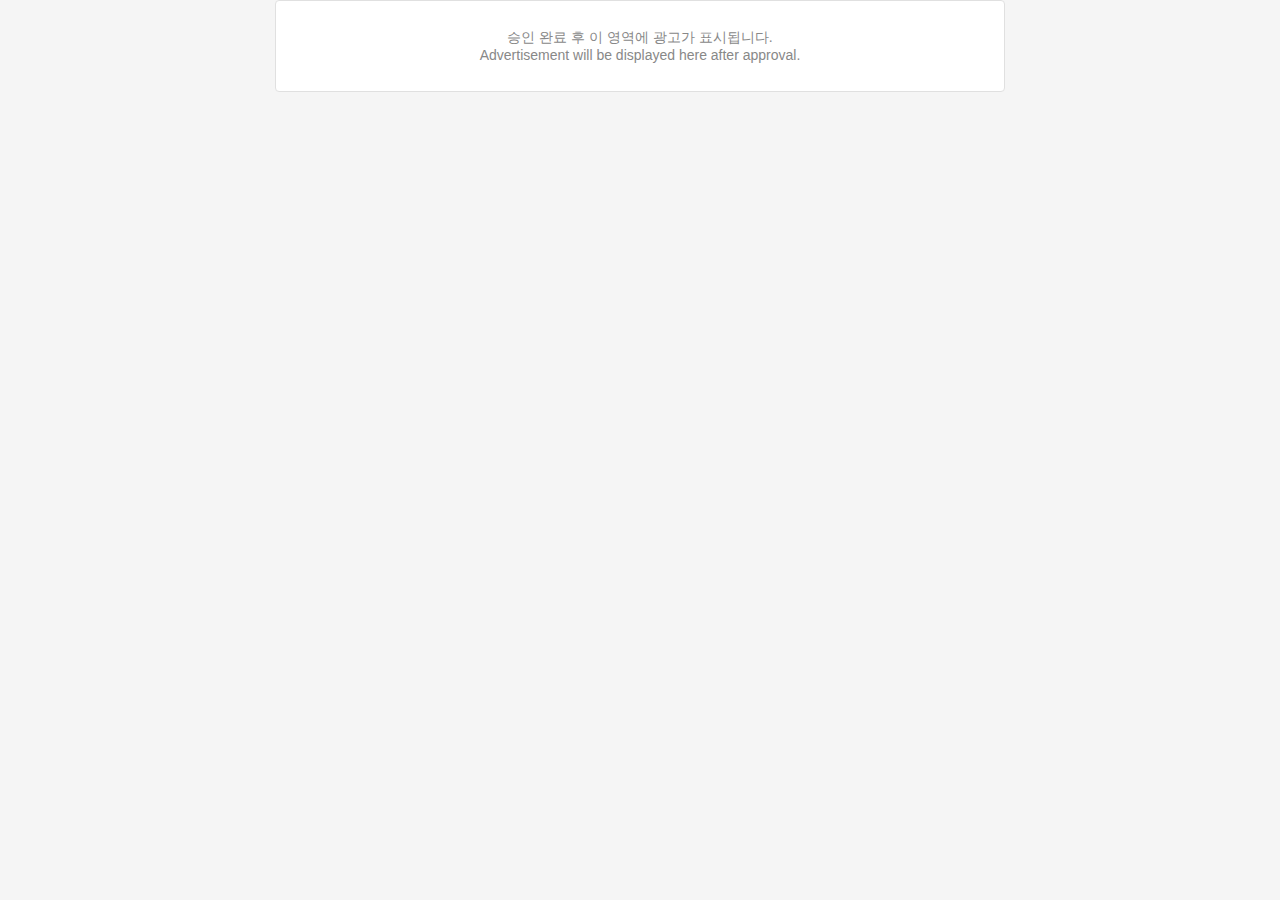
<file: calendar/banner.html>
<!DOCTYPE html>
<html lang="ko">
<head>
  <meta charset="UTF-8">
  <meta name="viewport" content="width=device-width, initial-scale=1.0">
  <meta name="robots" content="noindex, nofollow">
  <title>광고 배너 - 데스크톱 캘린더 위젯</title>
  <link rel="stylesheet" href="style.css">
  <style>
    body {
      margin: 0;
      padding: 0;
      background-color: #f5f5f5;
    }
    .banner-wrapper {
      width: 100%;
      max-width: 728px;
      height: 90px;
      margin: 0 auto;
      display: flex;
      align-items: center;
      justify-content: center;
      background-color: #ffffff;
      border: 1px solid #e0e0e0;
      border-radius: 4px;
    }
    .banner-message {
      color: #888;
      font-family: -apple-system, BlinkMacSystemFont, 'Segoe UI', Roboto, sans-serif;
      font-size: 14px;
      text-align: center;
      padding: 10px;
    }
  </style>
</head>
<body>
  <div class="banner-wrapper">
    <p class="banner-message">승인 완료 후 이 영역에 광고가 표시됩니다.<br>Advertisement will be displayed here after approval.</p>
  </div>
</body>
</html>
</file>
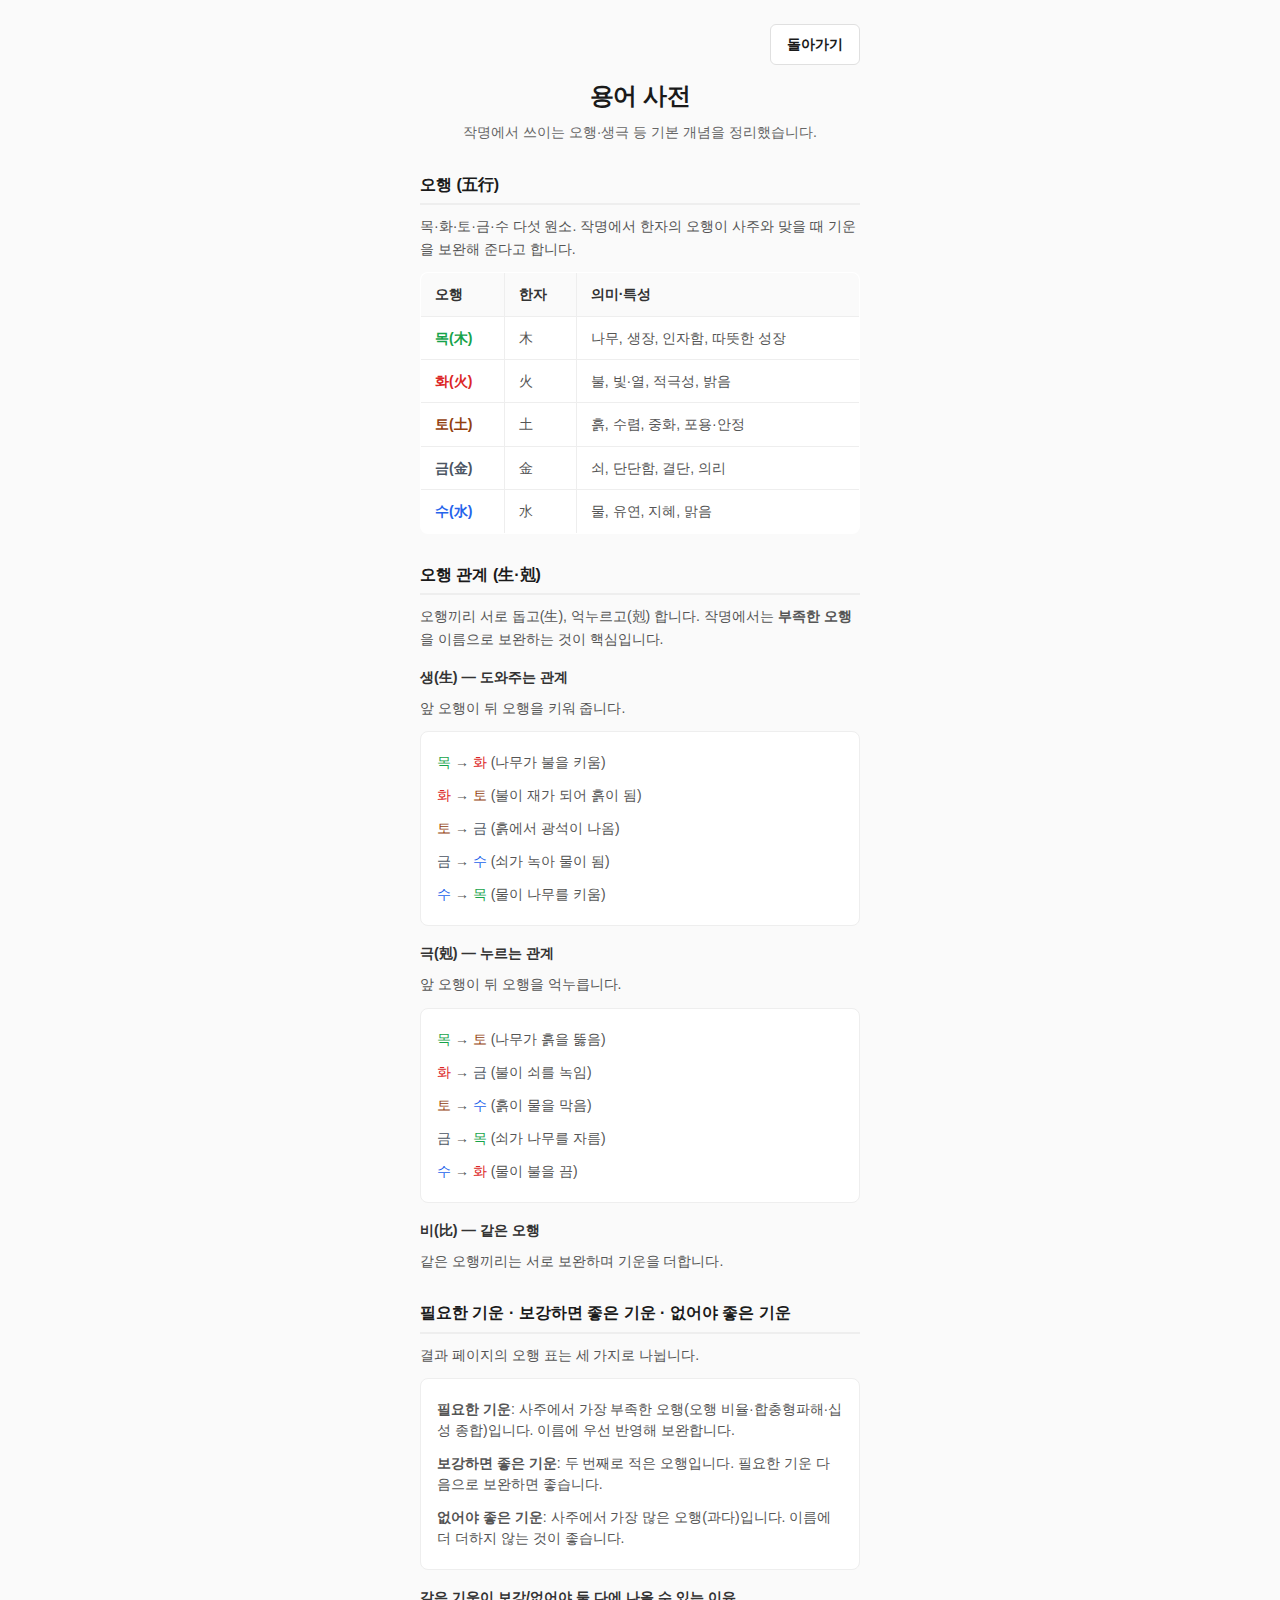
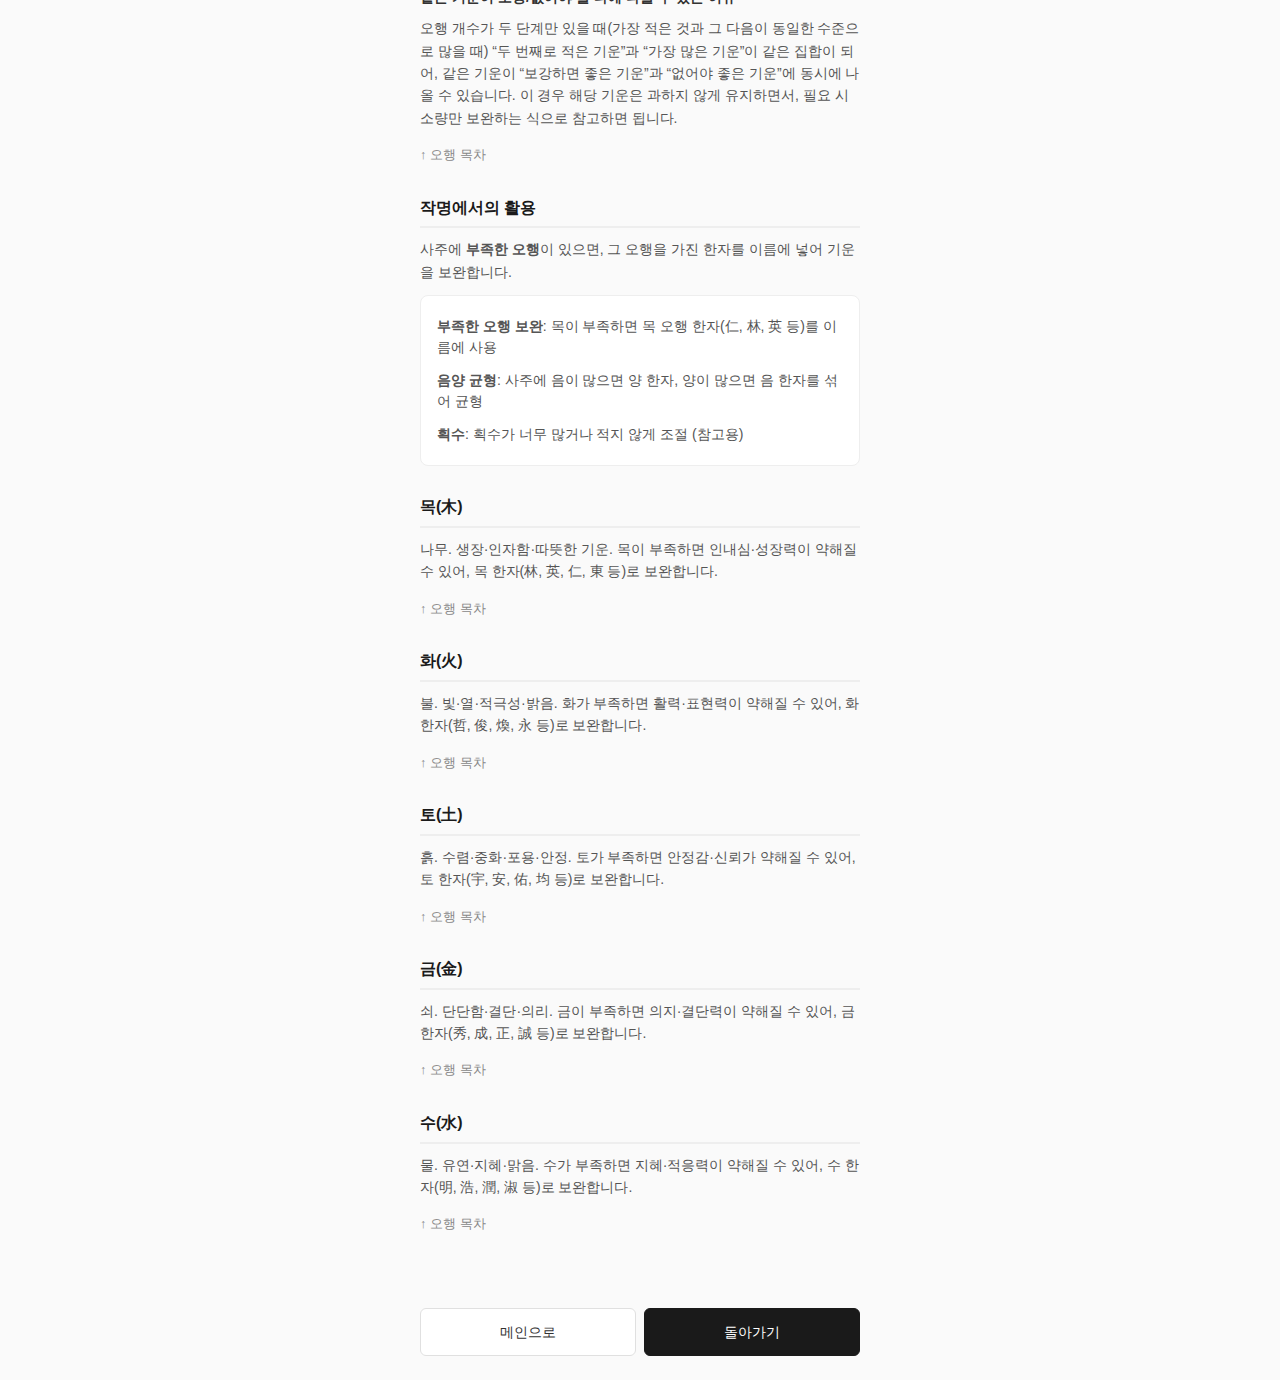
<file: naming/dict.html>
<!DOCTYPE html>
<html lang="ko">
<head>
  <meta charset="UTF-8">
  <meta name="viewport" content="width=device-width, initial-scale=1.0">
  <meta name="description" content="작명소 용어 사전 - 오행, 생극 관계, 작명 활용 설명">
  <meta name="google-adsense-account" content="ca-pub-7043246977521896">
  <title>작명소 용어 사전</title>
  <link rel="stylesheet" href="style.css">
  <script async src="https://pagead2.googlesyndication.com/pagead/js/adsbygoogle.js?client=ca-pub-7043246977521896" crossorigin="anonymous"></script>
</head>
<body class="naming-page naming-dict-page">
  <div class="naming-container">
    <div class="page-top-actions">
      <a href="javascript:history.back()" class="btn-detail">돌아가기</a>
    </div>

    <header class="naming-header">
      <h1>용어 사전</h1>
      <p>작명에서 쓰이는 오행·생극 등 기본 개념을 정리했습니다.</p>
    </header>

    <main class="dict-main">
      <section class="dict-section" id="ohang">
        <h2 class="dict-section-title">오행 (五行)</h2>
        <p class="dict-desc">목·화·토·금·수 다섯 원소. 작명에서 한자의 오행이 사주와 맞을 때 기운을 보완해 준다고 합니다.</p>
        <div class="dict-table-wrap">
          <table class="dict-table">
            <thead><tr><th>오행</th><th>한자</th><th>의미·특성</th></tr></thead>
            <tbody>
              <tr><td><a href="#ohang-mok" class="dict-term ohang-mok">목(木)</a></td><td class="ohang-mok">木</td><td>나무, 생장, 인자함, 따뜻한 성장</td></tr>
              <tr><td><a href="#ohang-hwa" class="dict-term ohang-hwa">화(火)</a></td><td class="ohang-hwa">火</td><td>불, 빛·열, 적극성, 밝음</td></tr>
              <tr><td><a href="#ohang-to" class="dict-term ohang-to">토(土)</a></td><td class="ohang-to">土</td><td>흙, 수렴, 중화, 포용·안정</td></tr>
              <tr><td><a href="#ohang-geum" class="dict-term ohang-geum">금(金)</a></td><td class="ohang-geum">金</td><td>쇠, 단단함, 결단, 의리</td></tr>
              <tr><td><a href="#ohang-su" class="dict-term ohang-su">수(水)</a></td><td class="ohang-su">水</td><td>물, 유연, 지혜, 맑음</td></tr>
            </tbody>
          </table>
        </div>
      </section>

      <section class="dict-section" id="ohang-relation">
        <h2 class="dict-section-title">오행 관계 (生·剋)</h2>
        <p class="dict-desc">오행끼리 서로 돕고(生), 억누르고(剋) 합니다. 작명에서는 <strong>부족한 오행</strong>을 이름으로 보완하는 것이 핵심입니다.</p>

        <h3 class="dict-subtitle">생(生) — 도와주는 관계</h3>
        <p class="dict-desc">앞 오행이 뒤 오행을 키워 줍니다.</p>
        <ul class="dict-simple-list">
          <li><span class="ohang-mok">목</span> → <span class="ohang-hwa">화</span> (나무가 불을 키움)</li>
          <li><span class="ohang-hwa">화</span> → <span class="ohang-to">토</span> (불이 재가 되어 흙이 됨)</li>
          <li><span class="ohang-to">토</span> → <span class="ohang-geum">금</span> (흙에서 광석이 나옴)</li>
          <li><span class="ohang-geum">금</span> → <span class="ohang-su">수</span> (쇠가 녹아 물이 됨)</li>
          <li><span class="ohang-su">수</span> → <span class="ohang-mok">목</span> (물이 나무를 키움)</li>
        </ul>

        <h3 class="dict-subtitle">극(剋) — 누르는 관계</h3>
        <p class="dict-desc">앞 오행이 뒤 오행을 억누릅니다.</p>
        <ul class="dict-simple-list">
          <li><span class="ohang-mok">목</span> → <span class="ohang-to">토</span> (나무가 흙을 뚫음)</li>
          <li><span class="ohang-hwa">화</span> → <span class="ohang-geum">금</span> (불이 쇠를 녹임)</li>
          <li><span class="ohang-to">토</span> → <span class="ohang-su">수</span> (흙이 물을 막음)</li>
          <li><span class="ohang-geum">금</span> → <span class="ohang-mok">목</span> (쇠가 나무를 자름)</li>
          <li><span class="ohang-su">수</span> → <span class="ohang-hwa">화</span> (물이 불을 끔)</li>
        </ul>

        <h3 class="dict-subtitle">비(比) — 같은 오행</h3>
        <p class="dict-desc">같은 오행끼리는 서로 보완하며 기운을 더합니다.</p>
      </section>

      <section class="dict-section" id="ohang-need-table">
        <h2 class="dict-section-title">필요한 기운 · 보강하면 좋은 기운 · 없어야 좋은 기운</h2>
        <p class="dict-desc">결과 페이지의 오행 표는 세 가지로 나뉩니다.</p>
        <ul class="dict-simple-list">
          <li><strong>필요한 기운</strong>: 사주에서 가장 부족한 오행(오행 비율·합충형파해·십성 종합)입니다. 이름에 우선 반영해 보완합니다.</li>
          <li><strong>보강하면 좋은 기운</strong>: 두 번째로 적은 오행입니다. 필요한 기운 다음으로 보완하면 좋습니다.</li>
          <li><strong>없어야 좋은 기운</strong>: 사주에서 가장 많은 오행(과다)입니다. 이름에 더 더하지 않는 것이 좋습니다.</li>
        </ul>
        <h3 class="dict-subtitle">같은 기운이 보강/없어야 둘 다에 나올 수 있는 이유</h3>
        <p class="dict-desc">오행 개수가 두 단계만 있을 때(가장 적은 것과 그 다음이 동일한 수준으로 많을 때) &ldquo;두 번째로 적은 기운&rdquo;과 &ldquo;가장 많은 기운&rdquo;이 같은 집합이 되어, 같은 기운이 &ldquo;보강하면 좋은 기운&rdquo;과 &ldquo;없어야 좋은 기운&rdquo;에 동시에 나올 수 있습니다. 이 경우 해당 기운은 과하지 않게 유지하면서, 필요 시 소량만 보완하는 식으로 참고하면 됩니다.</p>
        <p class="dict-nav"><a href="#ohang">↑ 오행 목차</a></p>
      </section>

      <section class="dict-section" id="naming-usage">
        <h2 class="dict-section-title">작명에서의 활용</h2>
        <p class="dict-desc">사주에 <strong>부족한 오행</strong>이 있으면, 그 오행을 가진 한자를 이름에 넣어 기운을 보완합니다.</p>
        <ul class="dict-simple-list">
          <li><strong>부족한 오행 보완</strong>: 목이 부족하면 목 오행 한자(仁, 林, 英 등)를 이름에 사용</li>
          <li><strong>음양 균형</strong>: 사주에 음이 많으면 양 한자, 양이 많으면 음 한자를 섞어 균형</li>
          <li><strong>획수</strong>: 획수가 너무 많거나 적지 않게 조절 (참고용)</li>
        </ul>
      </section>

      <section class="dict-section" id="ohang-mok">
        <h2 class="dict-section-title">목(木)</h2>
        <p class="dict-desc">나무. 생장·인자함·따뜻한 기운. 목이 부족하면 인내심·성장력이 약해질 수 있어, 목 한자(林, 英, 仁, 東 등)로 보완합니다.</p>
        <p class="dict-nav"><a href="#ohang">↑ 오행 목차</a></p>
      </section>
      <section class="dict-section" id="ohang-hwa">
        <h2 class="dict-section-title">화(火)</h2>
        <p class="dict-desc">불. 빛·열·적극성·밝음. 화가 부족하면 활력·표현력이 약해질 수 있어, 화 한자(哲, 俊, 煥, 永 등)로 보완합니다.</p>
        <p class="dict-nav"><a href="#ohang">↑ 오행 목차</a></p>
      </section>
      <section class="dict-section" id="ohang-to">
        <h2 class="dict-section-title">토(土)</h2>
        <p class="dict-desc">흙. 수렴·중화·포용·안정. 토가 부족하면 안정감·신뢰가 약해질 수 있어, 토 한자(宇, 安, 佑, 均 등)로 보완합니다.</p>
        <p class="dict-nav"><a href="#ohang">↑ 오행 목차</a></p>
      </section>
      <section class="dict-section" id="ohang-geum">
        <h2 class="dict-section-title">금(金)</h2>
        <p class="dict-desc">쇠. 단단함·결단·의리. 금이 부족하면 의지·결단력이 약해질 수 있어, 금 한자(秀, 成, 正, 誠 등)로 보완합니다.</p>
        <p class="dict-nav"><a href="#ohang">↑ 오행 목차</a></p>
      </section>
      <section class="dict-section" id="ohang-su">
        <h2 class="dict-section-title">수(水)</h2>
        <p class="dict-desc">물. 유연·지혜·맑음. 수가 부족하면 지혜·적응력이 약해질 수 있어, 수 한자(明, 浩, 潤, 淑 등)로 보완합니다.</p>
        <p class="dict-nav"><a href="#ohang">↑ 오행 목차</a></p>
      </section>
    </main>

    <footer class="naming-footer">
      <div class="footer-buttons">
        <a href="../index.html" class="btn-footer btn-main">메인으로</a>
        <a href="javascript:history.back()" class="btn-footer btn-retry">돌아가기</a>
      </div>
    </footer>
  </div>
</body>
</html>
</file>
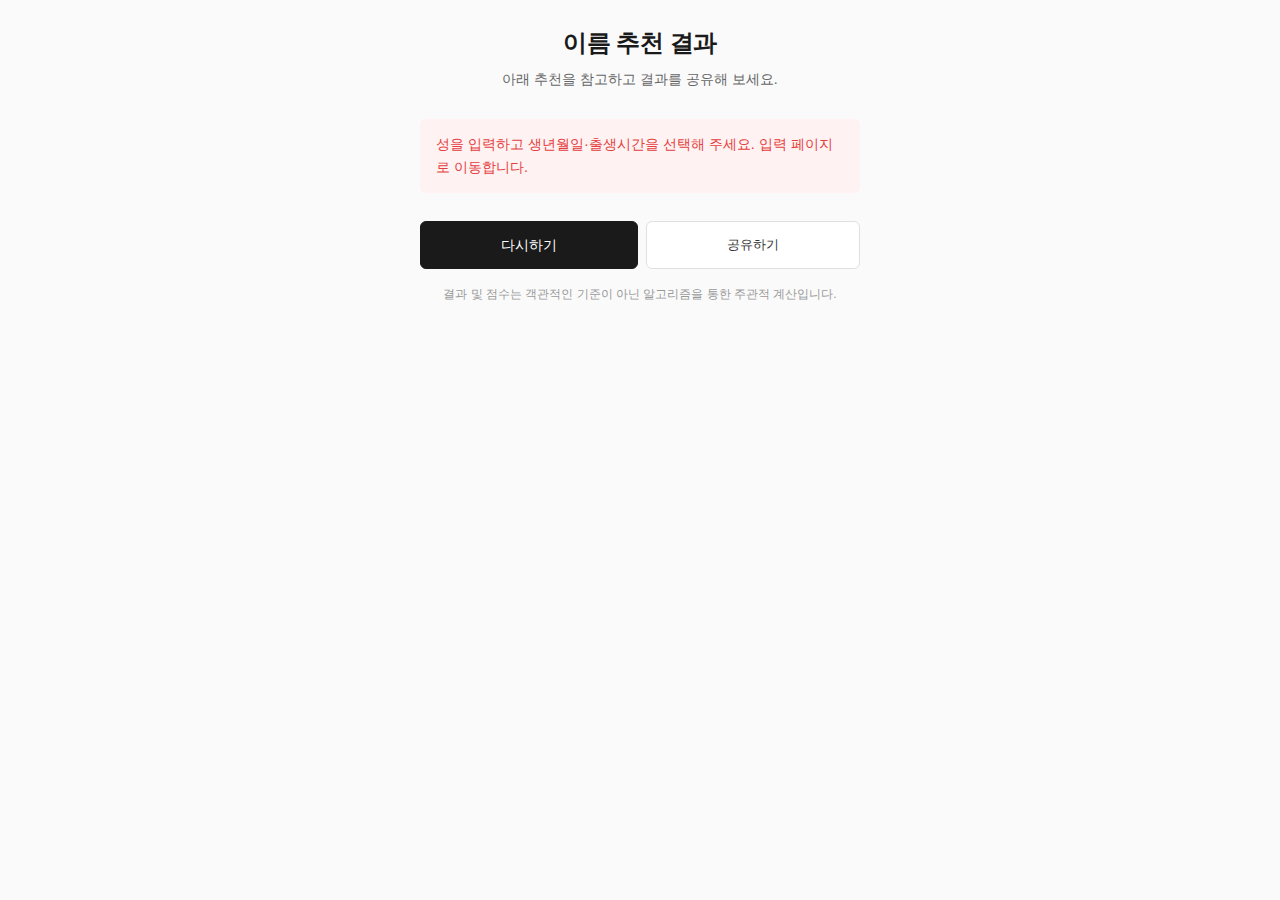
<file: naming/result.html>
<!DOCTYPE html>
<html lang="ko">
<head>
  <meta charset="UTF-8">
  <meta name="viewport" content="width=device-width, initial-scale=1.0">
  <meta name="description" content="작명소 - 사주 기반 이름 추천 결과. 부족한 기운을 보완해주는 이름을 추천합니다.">
  <title>작명소 - 이름 추천 결과</title>
  <!-- OG: 링크 공유 시 미리보기 -->
  <meta property="og:title" content="작명소 - 사주 기반 이름 추천">
  <meta property="og:description" content="부족한 기운을 보완해주는 이름을 추천해 드립니다.">
  <meta property="og:type" content="website">
  <meta name="google-adsense-account" content="ca-pub-7043246977521896">
  <link rel="stylesheet" href="style.css">
  <script async src="https://pagead2.googlesyndication.com/pagead/js/adsbygoogle.js?client=ca-pub-7043246977521896" crossorigin="anonymous"></script>
</head>
<body class="naming-page naming-result-page">
  <div class="naming-container">
    <header class="naming-header">
      <h1>이름 추천 결과</h1>
      <p>아래 추천을 참고하고 결과를 공유해 보세요.</p>
    </header>

    <main class="naming-main">
      <div id="error-area"></div>
      <div id="loading-area" class="loading-area">
        <p>이름을 분석하고 있습니다...</p>
      </div>
      <div id="result-area" class="result-area" hidden>
        <!-- 성 한자 추천 -->
        <div class="surname-hanja-result" id="surname-hanja-result" hidden></div>

        <!-- 사주 팔자 (saju/result.html과 동일한 표: JS에서 전체 HTML 생성) -->
        <section class="result-section saju-section" id="saju-section">
          <h2 class="result-section-title">사주 팔자</h2>
          <p class="section-desc">생년월일시로 나온 네 기둥입니다. 일주(일간)를 중심으로 이름 보강 방향을 참고합니다.</p>
          <div id="saju-pillars-wrap"></div>
          <div class="saju-structure-note" id="saju-structure-note"></div>
          <div class="saju-supplement-note" id="saju-supplement-note"></div>

          <div class="detail-toggle-wrap ohang-detail-toggle-wrap" id="detail-toggle-wrap">
            <button type="button" class="toggle-btn" id="toggle-detail-btn" aria-expanded="false">
              <span class="toggle-label">상세 분석 보기 (오행 · 필요한 기운 · 음양)</span>
              <span class="toggle-icon" aria-hidden="true">▼</span>
            </button>
            <div class="detail-content ohang-detail-content" id="detail-content" hidden>
              <div class="detail-inner">
                <h3 class="detail-subtitle">
                  <a href="./dict.html#ohang" class="dict-link">오행</a> 분석
                  <button type="button" class="info-btn" data-info-key="ohang" aria-label="오행 설명 보기" title="설명">ⓘ</button>
                </h3>
                <div class="ohang-chart" id="ohang-chart"></div>
                <div class="ohang-need-table-wrap" id="ohang-need-table-wrap">
                  <p class="ohang-need-table-caption">
                    필요한 기운 요약
                    <button type="button" class="info-btn" data-info-key="ohangNeedTable" aria-label="필요한 기운·보강·없어야 기운 설명 보기" title="설명">ⓘ</button>
                  </p>
                  <table class="ohang-need-table" id="ohang-need-table" aria-label="필요한 기운 요약">
                    <thead>
                      <tr>
                        <th scope="col">필요한 기운</th>
                        <th scope="col">보강하면 좋은 기운</th>
                        <th scope="col">없어야 좋은 기운</th>
                      </tr>
                    </thead>
                    <tbody>
                      <tr>
                        <td id="cell-needed"></td>
                        <td id="cell-supplement"></td>
                        <td id="cell-excess"></td>
                      </tr>
                    </tbody>
                  </table>
                </div>
                <div id="ohang-detail-body"></div>
                <div class="yinYang-desc-wrap" id="yinYang-desc-wrap">
                  <h4 class="yinYang-desc-title">음양</h4>
                  <p class="yinYang-desc" id="yinYang-desc"></p>
                </div>
              </div>
            </div>
          </div>
        </section>

        <!-- 음별 한자 찾기 (형제자매 공통 글자용) -->
        <section class="result-section" id="hanja-by-reading-section" hidden>
          <h2>음별 한자</h2>
          <p class="section-desc">해당 음의 한자 중 사주에 맞는 글자입니다.</p>
          <div id="hanja-by-reading-list"></div>
        </section>

        <!-- 추천 이름 목록 -->
        <section class="result-section" id="recommendations-section">
          <h2>추천 이름</h2>
          <div id="recommendations-list"></div>
        </section>
      </div>
    </main>

    <footer class="naming-footer">
      <div class="footer-buttons">
        <a href="index.html" class="btn-footer btn-retry">다시하기</a>
        <button type="button" class="btn-footer btn-share" id="btn-share-footer">공유하기</button>
      </div>
      <p class="footer-disclaimer">결과 및 점수는 객관적인 기준이 아닌 알고리즘을 통한 주관적 계산입니다.</p>
    </footer>
  </div>

  <!-- 사주 계산기 (기존 사주 페이지 로직 활용) -->
  <script src="../saju/js/sajuCalculator.js"></script>
  <script src="naming.js"></script>
  <script>
    (function() {
      'use strict';

      var params = NamingService.parseParams();
      var errorArea = document.getElementById('error-area');
      var loadingArea = document.getElementById('loading-area');
      var resultArea = document.getElementById('result-area');

      // 필수 파라미터 검증
      if (!params.surname || !params.birth || params.hour === null || params.hour === '') {
        showError('성을 입력하고 생년월일·출생시간을 선택해 주세요. 입력 페이지로 이동합니다.');
        setTimeout(function() { location.href = 'index.html'; }, 2500);
        return;
      }

      function showError(msg) {
        loadingArea.style.display = 'none';
        errorArea.innerHTML = '<div class="error-message" role="alert">' + escapeHtml(msg) + '</div>';
      }

      function escapeHtml(text) {
        var div = document.createElement('div');
        div.textContent = text;
        return div.innerHTML;
      }

      var INFO_TEXTS = {
        ohang: { what: '오행 (五行)', desc: '목·화·토·금·수 다섯 원소. 사주에 부족한 오행을 이름에 담아 보완하는 것이 작명의 핵심입니다.', criteria: '오행 비율·합·충·형·파·해·십성을 종합하여 필요한 오행을 계산합니다. 沖에서 손상된 오행, 일주 강약·관살 균형에 따른 식상·인비 오행, 충돌 시 土 조화 등을 반영합니다. 추천 이름에는 필요한 오행 한자를 우선 배치합니다.', dictAnchor: 'ohang' },
        namingUsage: { what: '평점 기반 추천', desc: '6개 항목(오행 보완·말음 트렌드·음절 흐름·세대 음운·성별 적합·의미/획수)을 0~5점으로 평가하고, 가중 평균으로 최종 평점을 산출합니다.', criteria: '가중치: 오행 보완(1.5), 말음 트렌드(1.3), 음절 흐름(1.2), 세대 음운(1), 성별 적합(1), 의미/획수(0.5). 시대별 이름 끝소리(말음) 패턴을 분석하여 트렌드에 맞는 이름을 추천합니다.', dictAnchor: 'ohang' },
        ohangNeedTable: { what: '필요한 기운 · 보강하면 좋은 기운 · 없어야 좋은 기운', desc: '필요한 기운은 사주에서 가장 부족한 오행(오행 비율·합충형파해·십성 종합)으로, 이름에 우선 반영합니다. 보강하면 좋은 기운은 두 번째로 적은 오행, 없어야 좋은 기운은 가장 많은 오행(과다)입니다.', criteria: '같은 기운이 "보강하면 좋은 기운"과 "없어야 좋은 기운"에 동시에 나올 수 있습니다. 오행 개수가 두 단계만 있을 때(가장 적은 것과 그 다음이 동일한 수준으로 많을 때) "두 번째로 적은 기운"과 "가장 많은 기운"이 같은 집합이 되어 겹치게 됩니다. 이 경우 해당 기운은 과하지 않게 유지하면서, 필요 시 소량 보완하는 식으로 참고하면 됩니다.', dictAnchor: 'ohang-need-table' }
      };

      function showInfoModal(key) {
        var info = INFO_TEXTS[key];
        if (!info) return;
        var anchor = info.dictAnchor || 'ohang';
        var overlay = document.createElement('div');
        overlay.className = 'info-modal-overlay';
        overlay.innerHTML = '<div class="info-modal" role="dialog" aria-labelledby="info-modal-title">' +
          '<div class="info-modal-header">' +
          '<h4 id="info-modal-title">' + escapeHtml(info.what) + '</h4>' +
          '<button type="button" class="info-modal-close" aria-label="닫기">&times;</button>' +
          '</div>' +
          '<div class="info-modal-body">' +
          '<p><strong>이 항목은?</strong><br>' + escapeHtml(info.desc) + '</p>' +
          '<p><strong>추천 기준</strong><br>' + escapeHtml(info.criteria) + '</p>' +
          '<p><a href="./dict.html#' + escapeHtml(anchor) + '" class="dict-link-inline">용어 사전에서 자세히 보기</a></p>' +
          '</div></div>';
        function closeModal() {
          overlay.remove();
          document.removeEventListener('keydown', onKey);
        }
        function onKey(e) { if (e.key === 'Escape') closeModal(); }
        overlay.addEventListener('click', function(e) {
          if (e.target === overlay || e.target.classList.contains('info-modal-close')) closeModal();
        });
        document.addEventListener('keydown', onKey);
        document.body.appendChild(overlay);
      }

      function attachInfoButtons() {
        document.querySelectorAll('.info-btn[data-info-key]').forEach(function(btn) {
          btn.addEventListener('click', function() { showInfoModal(btn.getAttribute('data-info-key')); });
        });
      }

      function starDisplay(val, max) {
        if (typeof val !== 'number') return '-';
        var full = Math.floor(val);
        var half = (val - full) >= 0.5 ? 1 : 0;
        var empty = max - full - half;
        var s = '';
        for (var i = 0; i < full; i++) s += '<span class="star star-full">★</span>';
        if (half) s += '<span class="star star-half">★</span>';
        for (var j = 0; j < empty; j++) s += '<span class="star star-empty">☆</span>';
        return s || '-';
      }

      function showScoreBreakdownModal(ratings, fullName, finalScore) {
        var r = ratings || {};
        var categories = NamingService.RATING_CATEGORIES || [];
        var weightTotal = categories.reduce(function(s, c) { return s + c.weight; }, 0);
        var weightedSum = 0;
        var tableBody = categories.map(function(c) {
          var val = typeof r[c.id] === 'number' ? r[c.id] : 0;
          var maxScore = c.maxScore || 5;
          var weight = c.weight || 0;
          var contrib = val * weight;
          weightedSum += contrib;
          var disp = val.toFixed(1) + ' / ' + maxScore;
          var stars = starDisplay(val, maxScore);
          return '<tr>' +
            '<td>' + escapeHtml(c.label) + '</td>' +
            '<td class="score-breakdown-value">' + disp + '</td>' +
            '<td class="score-breakdown-value">' + weight.toFixed(1) + '</td>' +
            '<td class="score-breakdown-value">' + contrib.toFixed(2) + '</td>' +
            '<td class="score-breakdown-stars">' + stars + '</td>' +
            '</tr>';
        }).join('');
        var finalVal = typeof finalScore === 'number' ? finalScore.toFixed(2) : '-';
        tableBody += '<tr class="score-breakdown-scaled">' +
          '<td colspan="2"><strong>가중 평균</strong> (Σ 점수×가중치 ÷ Σ 가중치)</td>' +
          '<td class="score-breakdown-value">' + weightTotal.toFixed(1) + '</td>' +
          '<td class="score-breakdown-value"><strong>' + (typeof finalScore === 'number' ? weightedSum.toFixed(2) : '-') + '</strong></td>' +
          '<td class="score-breakdown-value"><strong>' + finalVal + ' / 5</strong></td>' +
          '</tr>';
        var overlay = document.createElement('div');
        overlay.className = 'info-modal-overlay';
        overlay.innerHTML = '<div class="info-modal info-modal-wide" role="dialog" aria-labelledby="score-breakdown-title">' +
          '<div class="info-modal-header">' +
          '<h4 id="score-breakdown-title">' + escapeHtml(fullName || '') + ' 점수 상세</h4>' +
          '<button type="button" class="info-modal-close" aria-label="닫기">&times;</button>' +
          '</div>' +
          '<div class="info-modal-body">' +
          '<table class="score-breakdown-table"><thead><tr><th>항목</th><th>받은 점수</th><th>가중치</th><th>기여 점수</th><th>평가</th></tr></thead><tbody>' + tableBody + '</tbody></table>' +
          '<p class="score-breakdown-note">기여 점수 = 받은 점수 × 가중치. 가중 평균 = 총 기여 점수 ÷ 총 가중치.</p>' +
          '</div></div>';
        function closeModal() {
          overlay.remove();
          document.removeEventListener('keydown', onKey);
        }
        function onKey(e) { if (e.key === 'Escape') closeModal(); }
        overlay.addEventListener('click', function(e) {
          if (e.target === overlay || e.target.classList.contains('info-modal-close')) closeModal();
        });
        document.addEventListener('keydown', onKey);
        document.body.appendChild(overlay);
      }

      // 사주 계산
      var saju;
      try {
        saju = SajuCalculator.calculate(params.birth, parseInt(params.hour, 10), params.gender, params.min);
      } catch (e) {
        showError('잘못된 입력입니다. 입력 페이지에서 다시 확인해 주세요.');
        return;
      }

      // 한자 로드 및 추천 생성
      NamingService.loadHanjaXml().then(function(hanjaArray) {
        loadingArea.style.display = 'none';
        resultArea.hidden = false;

        var deficientResult = NamingService.getDeficientElements(saju);
        var deficientElements = deficientResult.elements || [];
        var deficientReasons = deficientResult.reasons || [];
        var supplementGood = deficientResult.supplementGood || [];
        var excess = deficientResult.excess || [];
        var ohangDetail = deficientResult.detail || { ratio: [], hapChung: [], sipseong: [] };
        var pillars = [saju.year, saju.month, saju.day, saju.hour];
        var yinYang = deficientResult.yinYangRatio || { yang: 0, yin: 0 };
        if (yinYang.yang === undefined && yinYang.yin === undefined) {
          yinYang = { yang: 0, yin: 0 };
          pillars.forEach(function(p) {
            if (p.yinyang === '양') yinYang.yang++;
            else yinYang.yin++;
          });
        }

        var birthYear = params.birth ? parseInt(params.birth.split('-')[0], 10) : null;
        var birthOrder = params.birthOrder || undefined;
        var recommendations = NamingService.getRecommendations(
          hanjaArray,
          params.surname,
          deficientElements,
          deficientResult.penaltyElements || [],
          yinYang,
          params.name1 || undefined,
          params.name2 || undefined,
          params.gender || undefined,
          birthYear || undefined,
          birthOrder
        );

        // 사주 팔자 표 렌더링 (saju/result.html·resultRenderer.js와 동일한 HTML 생성)
        var sajuWrap = document.getElementById('saju-pillars-wrap');
        if (sajuWrap && pillars.length >= 4) {
          var labels = ['시', '일', '월', '년'];
          var colPillars = [pillars[3], pillars[2], pillars[1], pillars[0]]; // 시, 일, 월, 년
          var theadCells = labels.map(function(l) { return '<th scope="col">' + escapeHtml(l) + '</th>'; }).join('');
          var stemRow = colPillars.map(function(p) {
            var yc = p.yinyang === '양' ? 'yang' : 'yin';
            var cc = p.colorClass || '';
            return '<td class="pillar-cell ' + yc + ' ' + cc + '"><span class="pillar-char">' + escapeHtml(p.stem || '') + '</span><span class="pillar-ohang">(' + escapeHtml((p.stem || '') + (p.stemOhang || '')) + ')</span></td>';
          }).join('');
          var branchRow = colPillars.map(function(p) {
            var cc = p.branchColorClass || p.colorClass || '';
            return '<td class="pillar-cell ' + cc + '"><span class="pillar-char">' + escapeHtml(p.branch || '') + '</span><span class="pillar-ohang">(' + escapeHtml((p.branch || '') + (p.branchOhang || '')) + ')</span></td>';
          }).join('');
          sajuWrap.innerHTML = '<div class="saju-table-wrap"><table class="saju-table saju-palja-table" aria-label="사주 팔자"><thead><tr><th></th>' + theadCells + '</tr></thead><tbody><tr class="palja-row cheongan-row"><th>천간</th>' + stemRow + '</tr><tr class="palja-row jiji-row"><th>지지</th>' + branchRow + '</tr></tbody></table></div>';
        }

        // 일주 구조·보강 문구
        var structureNoteEl = document.getElementById('saju-structure-note');
        var supplementNoteEl = document.getElementById('saju-supplement-note');
        if (structureNoteEl && deficientResult.structureNote) {
          structureNoteEl.textContent = deficientResult.structureNote;
          structureNoteEl.style.display = '';
        } else if (structureNoteEl) structureNoteEl.style.display = 'none';
        if (supplementNoteEl && deficientResult.supplementNote) {
          supplementNoteEl.textContent = deficientResult.supplementNote;
          supplementNoteEl.style.display = '';
        } else if (supplementNoteEl) supplementNoteEl.style.display = 'none';

        // 오행 그래프 렌더링 (상세 분석 안)
        renderOhangChart(saju.ohangCount, deficientElements);

        // 오행 요약 표: 필요한 기운 · 보강하면 좋은 기운 · 없어야 좋은 기운
        var cellNeeded = document.getElementById('cell-needed');
        var cellSupplement = document.getElementById('cell-supplement');
        var cellExcess = document.getElementById('cell-excess');
        var OHANG_COLORS = NamingService.OHANG_COLORS || {};
        function fmtOhangList(arr) {
          if (!arr || arr.length === 0) return '—';
          return arr.map(function(e) {
            var cls = OHANG_COLORS[e] || '';
            return '<span class="ohang-tag ' + cls + '">' + escapeHtml(e) + '</span>';
          }).join(' ');
        }
        if (cellNeeded) cellNeeded.innerHTML = fmtOhangList(deficientElements);
        if (cellSupplement) cellSupplement.innerHTML = fmtOhangList(supplementGood);
        if (cellExcess) cellExcess.innerHTML = fmtOhangList(excess);

        // 상세 분석: 오행 비율·합충형파해·십성 테이블 + 음양 설명
        var detailWrap = document.getElementById('detail-toggle-wrap');
        var toggleBtn = document.getElementById('toggle-detail-btn');
        var detailContent = document.getElementById('detail-content');
        var detailBody = document.getElementById('ohang-detail-body');
        if (detailWrap) detailWrap.style.display = '';
        if (detailBody) {
          function fmtOhangTags(arr) {
            if (!arr || arr.length === 0) return '—';
            return arr.map(function(e) {
              var cls = OHANG_COLORS[e] || '';
              return '<span class="ohang-tag ' + cls + '">' + escapeHtml(e) + '</span>';
            }).join(' ');
          }
          var rows = [];
          rows.push(['오행 비율', '사주에서 가장 적은 기운', ohangDetail.ratio]);
          rows.push(['합·충·형·파·해', '沖·刑·破·害로 손상된 기운 보완', ohangDetail.hapChung]);
          rows.push(['십성', '일주 강약·관살·식상 균형에 따른 보완', ohangDetail.sipseong]);
          var tableHtml = '<table class="ohang-detail-table" aria-label="상세 분석 (십성·합충형파해)"><thead><tr><th scope="col">분석 항목</th><th scope="col">설명</th><th scope="col">해당 오행</th></tr></thead><tbody>';
          rows.forEach(function(r) {
            var tags = fmtOhangTags(r[2]);
            tableHtml += '<tr><td>' + escapeHtml(r[0]) + '</td><td>' + escapeHtml(r[1]) + '</td><td>' + tags + '</td></tr>';
          });
          tableHtml += '</tbody></table>';
          if (!ohangDetail.ratio.length && !ohangDetail.hapChung.length && !ohangDetail.sipseong.length) {
            tableHtml = '<p class="detail-row">분석 근거: ' + escapeHtml(deficientReasons.join(', ')) + '를 반영했습니다.</p>';
          }
          detailBody.innerHTML = tableHtml;
        }
        // 음양 설명
        var yinYangDescEl = document.getElementById('yinYang-desc');
        if (yinYangDescEl) {
          var yangCnt = yinYang.yang != null ? yinYang.yang : 0;
          var yinCnt = yinYang.yin != null ? yinYang.yin : 0;
          yinYangDescEl.textContent = '사주 팔자 중 천간(天干)의 음양 비율은 양 ' + yangCnt + '개, 음 ' + yinCnt + '개입니다. 양이 많으면 이름에 음(陰) 한자를, 음이 많으면 양(陽) 한자를 섞어 균형을 참고할 수 있습니다.';
        }
        if (toggleBtn && detailContent) {
          toggleBtn.addEventListener('click', function() {
            var expanded = toggleBtn.getAttribute('aria-expanded') === 'true';
            toggleBtn.setAttribute('aria-expanded', !expanded);
            toggleBtn.querySelector('.toggle-label').textContent = expanded ? '상세 분석 보기 (오행 · 필요한 기운 · 음양)' : '상세 분석 접기';
            toggleBtn.querySelector('.toggle-icon').textContent = expanded ? '▼' : '▲';
            detailContent.hidden = expanded;
          });
        }

        // 추천 이름 렌더링
        renderRecommendations(recommendations);

        // 음별 한자 찾기 (name1/name2 입력 시)
        renderHanjaByReading(hanjaArray, params.name1, params.name2, deficientElements);

        // 공유 기능 초기화
        initShareButtons(params);

        // 성 한자 추천 표시 (선택한 성 한자 있으면 강조)
        renderSurnameHanja(params.surname, params.surnameHanja);

        // info-btn 클릭 모달 연결
        attachInfoButtons();
        attachScoreBreakdownButtons();

      }).catch(function(err) {
        var msg = '한자 데이터를 불러오는 데 실패했습니다. 잠시 후 다시 시도해 주세요.';
        if (typeof window !== 'undefined' && window.location && window.location.protocol === 'file:') {
          msg = '한자 데이터를 불러오는 데 실패했습니다. 파일로 열었을 때는 브라우저 보안 때문에 로드가 막힙니다. 같은 폴더에서 로컬 웹 서버를 띄운 뒤 접속해 주세요. (예: 터미널에서 해당 폴더로 이동 후 npx serve 또는 python -m http.server 8080)';
        } else if (err && (err.message || '').indexOf('XML 파싱') !== -1) {
          msg = (err.message || msg);
        } else if (err && (err.message || '').indexOf('Failed to load') !== -1) {
          msg = '한자 데이터를 불러오는 데 실패했습니다. ' + (err.message || '') + ' — 같은 경로에 hanja_mok.xml 등 XML 파일이 있는지, GitHub 저장소에 커밋되어 있는지 확인해 주세요.';
        }
        showError(msg);
        console.error('loadHanjaXml error:', err);
      });

      /**
       * 오행 막대 그래프 렌더링
       */
      function renderOhangChart(ohangCount, deficientElements) {
        var elements = ['목', '화', '토', '금', '수'];
        var maxCount = Math.max.apply(null, elements.map(function(e) { return ohangCount[e] || 0; })) || 1;
        var container = document.getElementById('ohang-chart');
        var html = '';

        elements.forEach(function(e) {
          var count = ohangCount[e] || 0;
          var pct = maxCount > 0 ? (count / maxCount) * 100 : 0;
          var isDeficient = deficientElements.indexOf(e) !== -1;
          var colorClass = NamingService.OHANG_COLORS[e] || 'ohang-to';
          html += '<div class="ohang-bar">';
          html += '<label class="' + colorClass + '">' + e + '</label>';
          html += '<div class="bar-track"><div class="bar-fill ' + colorClass + (isDeficient ? ' deficient' : '') + '" style="width:' + pct + '%"></div></div>';
          html += '<span class="bar-value">' + count + '</span>';
          html += '</div>';
        });

        container.innerHTML = html;
      }

      /**
       * 음별 한자 찾기 섹션 렌더링
       * (형제자매가 같은 글자를 쓰고 싶을 때 활용)
       */
      function renderHanjaByReading(hanjaArray, name1, name2, deficientElements) {
        var section = document.getElementById('hanja-by-reading-section');
        var container = document.getElementById('hanja-by-reading-list');
        var readings = [];
        if (name1) readings.push({ input: name1, label: '첫 글자' });
        if (name2 && name2 !== name1) readings.push({ input: name2, label: '둘째 글자' });

        if (readings.length === 0) {
          section.hidden = true;
          return;
        }

        var html = '';
        readings.forEach(function(r) {
          var items = NamingService.getHanjaByReading(hanjaArray, r.input, deficientElements);
          if (items.length === 0) return;

          html += '<div class="hanja-reading-block">';
          html += '<h3 class="hanja-reading-title">『' + escapeHtml(r.input) + '』 음의 한자 (사주 오행 맞춤 순)</h3>';
          html += '<ul class="hanja-reading-list">';
          items.forEach(function(item) {
            var h = item.hanja;
            var colorClass = NamingService.OHANG_COLORS[h.element] || 'ohang-to';
            html += '<li class="hanja-reading-item">';
            html += '<span class="hanja-reading-char ' + colorClass + '">' + escapeHtml(h.char) + '</span>';
            html += '<div class="hanja-reading-info"><span class="hanja-reading-reading">' + escapeHtml(h.reading) + '</span><span class="hanja-reading-meaning">' + escapeHtml(h.meaning) + '</span><em class="' + colorClass + '">' + escapeHtml(item.fitReason) + '</em></div>';
            html += '</li>';
          });
          html += '</ul></div>';
        });

        if (html) {
          container.innerHTML = html;
          section.hidden = false;
        } else {
          section.hidden = true;
        }
      }

      var lastRecommendations = [];

      /**
       * 추천 이름 카드 렌더링
       */
      function renderRecommendations(recommendations) {
        var container = document.getElementById('recommendations-list');
        if (!recommendations || recommendations.length === 0) {
          container.innerHTML = '<p class="no-results">조건에 맞는 추천 이름이 없습니다. 이름 첫/둘째 글자 조건을 바꿔 보세요.</p>';
          lastRecommendations = [];
          return;
        }
        lastRecommendations = recommendations;

        var html = '';
        recommendations.forEach(function(r, idx) {
          var h1 = r.hanja1;
          var h2 = r.hanja2;
          var color1 = NamingService.OHANG_COLORS[h1.element] || 'ohang-to';
          var color2 = NamingService.OHANG_COLORS[h2.element] || 'ohang-to';
          html += '<article class="recommendation-card" data-rec-index="' + idx + '">';
          html += '<h3 class="rec-name">' + escapeHtml(r.fullName) + '</h3>';
          html += '<div class="rec-hanja-row">';
          html += '<div class="rec-hanja-item"><span class="rec-char ' + color1 + '">' + escapeHtml(h1.char) + '</span><span class="rec-reading">' + escapeHtml(h1.reading) + '</span><span class="rec-meaning">' + escapeHtml(h1.meaning) + '</span></div>';
          html += '<div class="rec-hanja-item"><span class="rec-char ' + color2 + '">' + escapeHtml(h2.char) + '</span><span class="rec-reading">' + escapeHtml(h2.reading) + '</span><span class="rec-meaning">' + escapeHtml(h2.meaning) + '</span></div>';
          html += '</div>';
          html += '<p class="rec-explanation">' + escapeHtml(r.explanation) + '</p>';
          var rawScore = typeof r.score === 'number' ? r.score : 0;
          var displayScore = rawScore > 5 ? rawScore / 10 : rawScore;
          var scoreVal = Math.min(5, Math.max(0, displayScore)).toFixed(2);
          html += '<p class="rec-score">평균 평점: <strong>' + scoreVal + '</strong> / 5 <button type="button" class="info-btn rec-score-info-btn" aria-label="항목별 평점 보기" title="항목별 평점">ⓘ</button></p>';
          if (r.ratings && Object.keys(r.ratings).length > 0) {
            var cats = NamingService.RATING_CATEGORIES || [];
            var topCats = cats.slice(0, 6);
            var ratingPills = topCats.map(function(c) {
              var v = r.ratings[c.id];
              return v !== undefined ? '<span class="rec-rating-pill">' + escapeHtml(c.label) + ' ' + v + '</span>' : '';
            }).filter(Boolean).join(' ');
            if (ratingPills) html += '<p class="rec-ratings">' + ratingPills + '</p>';
          }
          if (r.pronunciationReason) {
            html += '<p class="rec-pron"><span class="rec-pron-reason">발음: ' + escapeHtml(r.pronunciationReason) + '</span></p>';
          }
          html += '</article>';
        });

        container.innerHTML = html;
      }

      function attachScoreBreakdownButtons() {
        var container = document.getElementById('recommendations-list');
        if (!container) return;
        container.addEventListener('click', function(e) {
          var btn = e.target.closest('.rec-score-info-btn');
          if (!btn) return;
          e.preventDefault();
          var card = btn.closest('.recommendation-card');
          if (!card) return;
          var idx = parseInt(card.getAttribute('data-rec-index'), 10);
          if (isNaN(idx) || !lastRecommendations[idx]) return;
          var rec = lastRecommendations[idx];
          var s = typeof rec.score === 'number' ? rec.score : 0;
          var modalScore = s > 5 ? s / 10 : Math.min(5, Math.max(0, s));
          showScoreBreakdownModal(rec.ratings, rec.fullName, modalScore);
        });
      }

      /**
       * 공유 버튼: Web Share API(모바일) 또는 링크 복사
       */
      function initShareButtons(params) {
        var shareUrl = location.href;
        var shareTitle = '작명소 - 이름 추천 결과';
        var shareText = params.surname + '씨의 사주에 맞는 이름을 추천받았어요.';
        var btnShare = document.getElementById('btn-share-footer');

        if (btnShare) {
          btnShare.addEventListener('click', function() {
            if (navigator.share) {
              navigator.share({ title: shareTitle, text: shareText, url: shareUrl }).catch(function() {});
            } else {
              if (navigator.clipboard && navigator.clipboard.writeText) {
                navigator.clipboard.writeText(shareUrl).then(function() {
                  showCopiedFeedback(btnShare);
                }).catch(function() {
                  fallbackCopy(shareUrl, btnShare);
                });
              } else {
                fallbackCopy(shareUrl, btnShare);
              }
            }
          });
        }
      }

      function fallbackCopy(text, btn) {
        var ta = document.createElement('textarea');
        ta.value = text;
        ta.style.position = 'fixed';
        ta.style.opacity = '0';
        document.body.appendChild(ta);
        ta.select();
        try {
          document.execCommand('copy');
          showCopiedFeedback(btn);
        } catch (e) {}
        document.body.removeChild(ta);
      }

      function renderSurnameHanja(surname, surnameHanja) {
        var container = document.getElementById('surname-hanja-result');
        if (!container || !surname) return;
        NamingService.loadSurnameXml().then(function(map) {
          var list = NamingService.getSurnameHanja(map, surname.trim());
          if (!list || list.length === 0) return;
          var selectedChar = (surnameHanja || '').trim();
          var selectedItem = list.filter(function(item) { return item.char === selectedChar; })[0];
          var html = '';
          if (selectedItem) {
            html += '<p class="surname-hanja-selected"><span class="surname-hanja-label">선택한 성 한자: </span>' +
              '<span class="surname-hanja-item selected"><span class="surname-hanja-char">' + escapeHtml(selectedItem.char) + '</span>' +
              '<span class="surname-hanja-meaning">(' + escapeHtml(selectedItem.meaning) + ')</span></span></p>';
          }
          html += '<p class="surname-hanja-all"><span class="surname-hanja-label">' + escapeHtml(surname) + '씨 성 한자: </span>';
          html += list.map(function(item) {
            var isSelected = item.char === selectedChar;
            return '<span class="surname-hanja-item' + (isSelected ? ' selected' : '') + '"><span class="surname-hanja-char">' + escapeHtml(item.char) + '</span><span class="surname-hanja-meaning">(' + escapeHtml(item.meaning) + ')</span></span>';
          }).join(', ') + '</p>';
          container.innerHTML = html;
          container.hidden = false;
        }).catch(function() {});
      }

      function showCopiedFeedback(btn) {
        if (!btn) return;
        var orig = btn.textContent;
        btn.textContent = '복사됨';
        btn.classList.add('copied');
        setTimeout(function() {
          btn.textContent = orig;
          btn.classList.remove('copied');
        }, 2000);
      }
    })();
  </script>
</body>
</html>
</file>
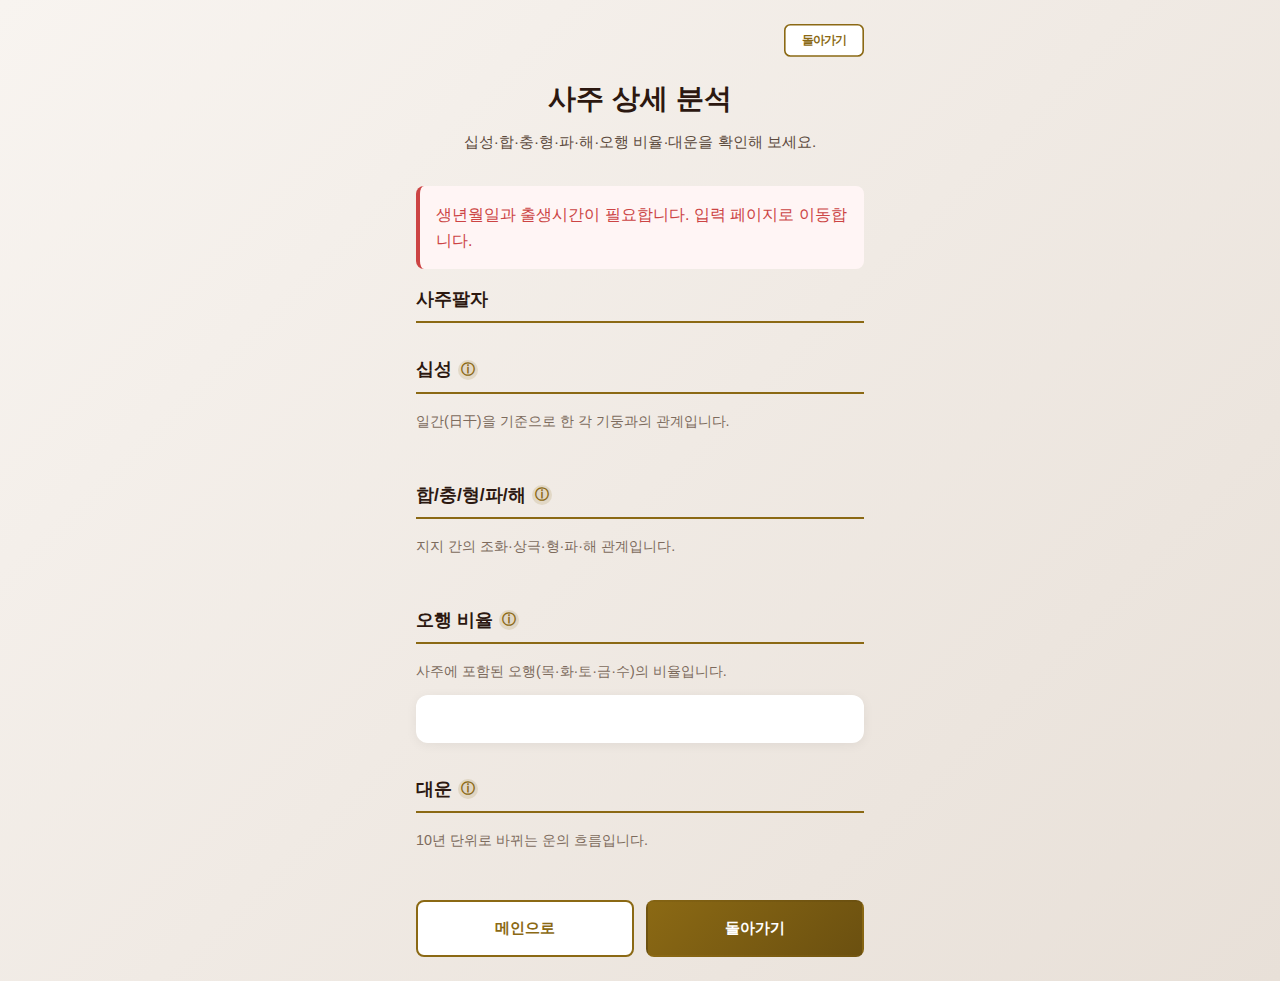
<file: saju/detail.html>
<!DOCTYPE html>
<html lang="ko">
<head>
  <meta charset="UTF-8">
  <meta name="viewport" content="width=device-width, initial-scale=1.0">
  <meta name="description" content="사주 상세 분석 - 십성, 합·충·형·파·해, 오행 비율, 대운">
  <meta name="google-adsense-account" content="ca-pub-7043246977521896">
  <title>사주 상세 분석</title>
  <link rel="stylesheet" href="css/style.css">
  <script async src="https://pagead2.googlesyndication.com/pagead/js/adsbygoogle.js?client=ca-pub-7043246977521896" crossorigin="anonymous"></script>
</head>
<body class="destiny-page">
  <div class="destiny-container" id="detail-container">
    <div class="page-top-actions">
      <a href="javascript:history.back()" class="btn-detail">돌아가기</a>
    </div>
    <header class="destiny-header">
      <h1>사주 상세 분석</h1>
      <p>십성·합·충·형·파·해·오행 비율·대운을 확인해 보세요.</p>
    </header>

    <main class="destiny-main">
      <div id="error-area"></div>

      <section class="detail-section">
        <h3><a href="dict.html#saju-palja" class="dict-link">사주팔자</a></h3>
        <div id="saju-table"></div>
      </section>

      <section class="detail-section">
        <h3 class="detail-section-title">
          <a href="dict.html#sipseong" class="dict-link">십성</a>
          <button type="button" class="info-btn" data-info-key="sipseong" aria-label="십성 설명 보기" title="설명">ⓘ</button>
        </h3>
        <p class="section-desc">일간(日干)을 기준으로 한 각 기둥과의 관계입니다.</p>
        <div class="detail-table-wrap"><table class="detail-table" id="sipseong-table"></table></div>
      </section>

      <section class="detail-section">
        <h3 class="detail-section-title">
          <a href="dict.html#hapchung" class="dict-link">합/충/형/파/해</a>
          <button type="button" class="info-btn" data-info-key="hapchunghyeongpahae" aria-label="합/충/형/파/해 설명 보기" title="설명">ⓘ</button>
        </h3>
        <p class="section-desc">지지 간의 조화·상극·형·파·해 관계입니다.</p>
        <div class="detail-table-wrap"><table class="detail-table" id="hapchung-table"></table></div>
      </section>

      <section class="detail-section">
        <h3 class="detail-section-title">
          <a href="dict.html#ohang" class="dict-link">오행 비율</a>
          <button type="button" class="info-btn" data-info-key="ohang" aria-label="오행 비율 설명 보기" title="설명">ⓘ</button>
        </h3>
        <p class="section-desc">사주에 포함된 오행(목·화·토·금·수)의 비율입니다.</p>
        <div id="ohang-chart" class="ohang-chart"></div>
      </section>

      <section class="detail-section">
        <h3 class="detail-section-title">
          <a href="dict.html#daewoon" class="dict-link">대운</a>
          <button type="button" class="info-btn" data-info-key="daewoon" aria-label="대운 설명 보기" title="설명">ⓘ</button>
        </h3>
        <p class="section-desc">10년 단위로 바뀌는 운의 흐름입니다.</p>
        <div class="detail-table-wrap"><table class="detail-table" id="daewoon-table"></table></div>
      </section>
    </main>

    <footer class="destiny-footer">
      <div class="footer-buttons">
        <a href="../index.html" class="btn-footer btn-main">메인으로</a>
        <a href="javascript:history.back()" class="btn-footer btn-retry">돌아가기</a>
      </div>
    </footer>
  </div>

  <script src="js/sajuCalculator.js"></script>
  <script src="js/resultRenderer.js"></script>
  <script src="js/detailRenderer.js"></script>
  <script>
    (function() {
      const params = new URLSearchParams(location.search);
      const birth = params.get('birth');
      const time = params.get('time');
      const min = params.get('min') || '0';
      const gender = params.get('gender') || 'male';
      const calendar = params.get('calendar') || 'solar';

      const errorArea = document.getElementById('error-area');
      const container = document.getElementById('detail-container');

      if (!birth || time === null || time === '') {
        ResultRenderer.renderErrorCard(errorArea, '생년월일과 출생시간이 필요합니다. 입력 페이지로 이동합니다.');
        setTimeout(function() { location.href = 'index.html'; }, 2500);
        return;
      }

      let saju;
      try {
        saju = SajuCalculator.calculate(birth, time, gender, min);
      } catch (e) {
        ResultRenderer.renderErrorCard(errorArea, '잘못된 입력입니다.');
        return;
      }

      DetailRenderer.renderDetail(container, saju);
      DetailRenderer.attachInfoButtons(container);
    })();
  </script>
</body>
</html>
</file>
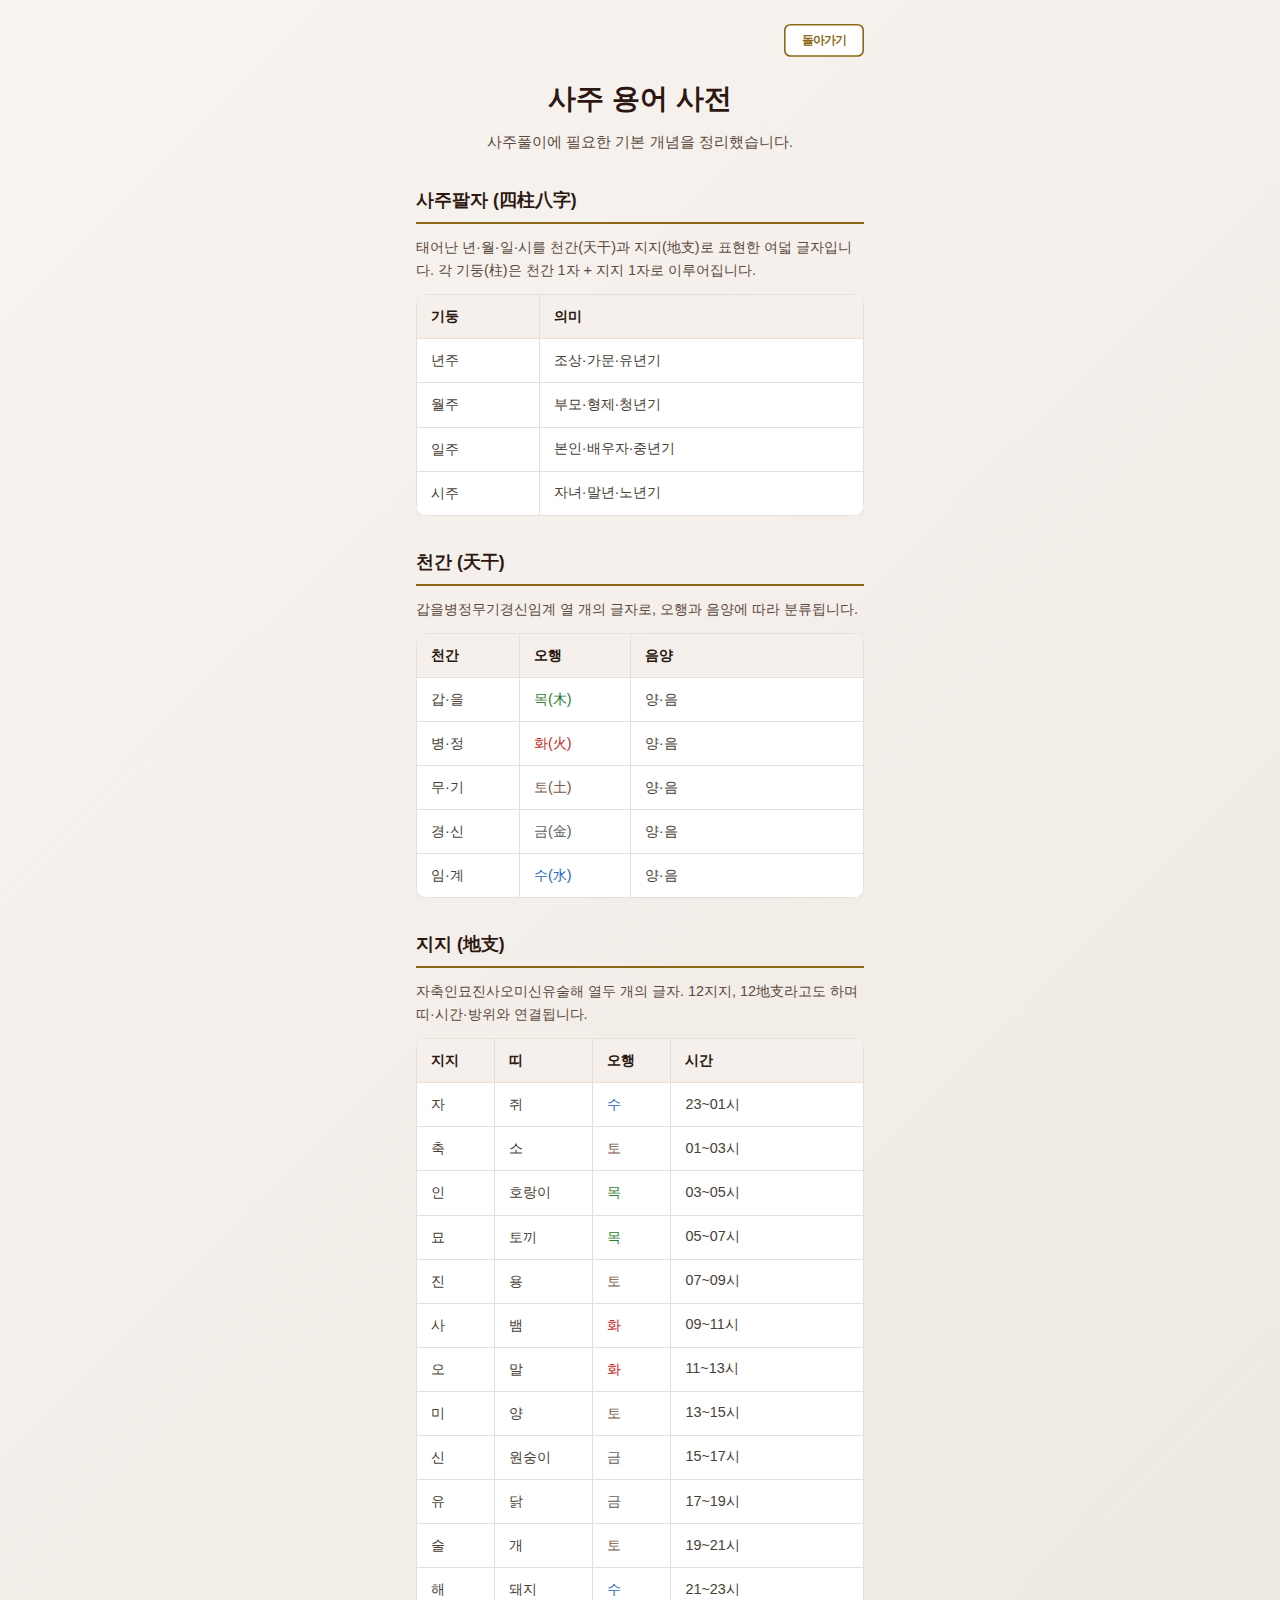
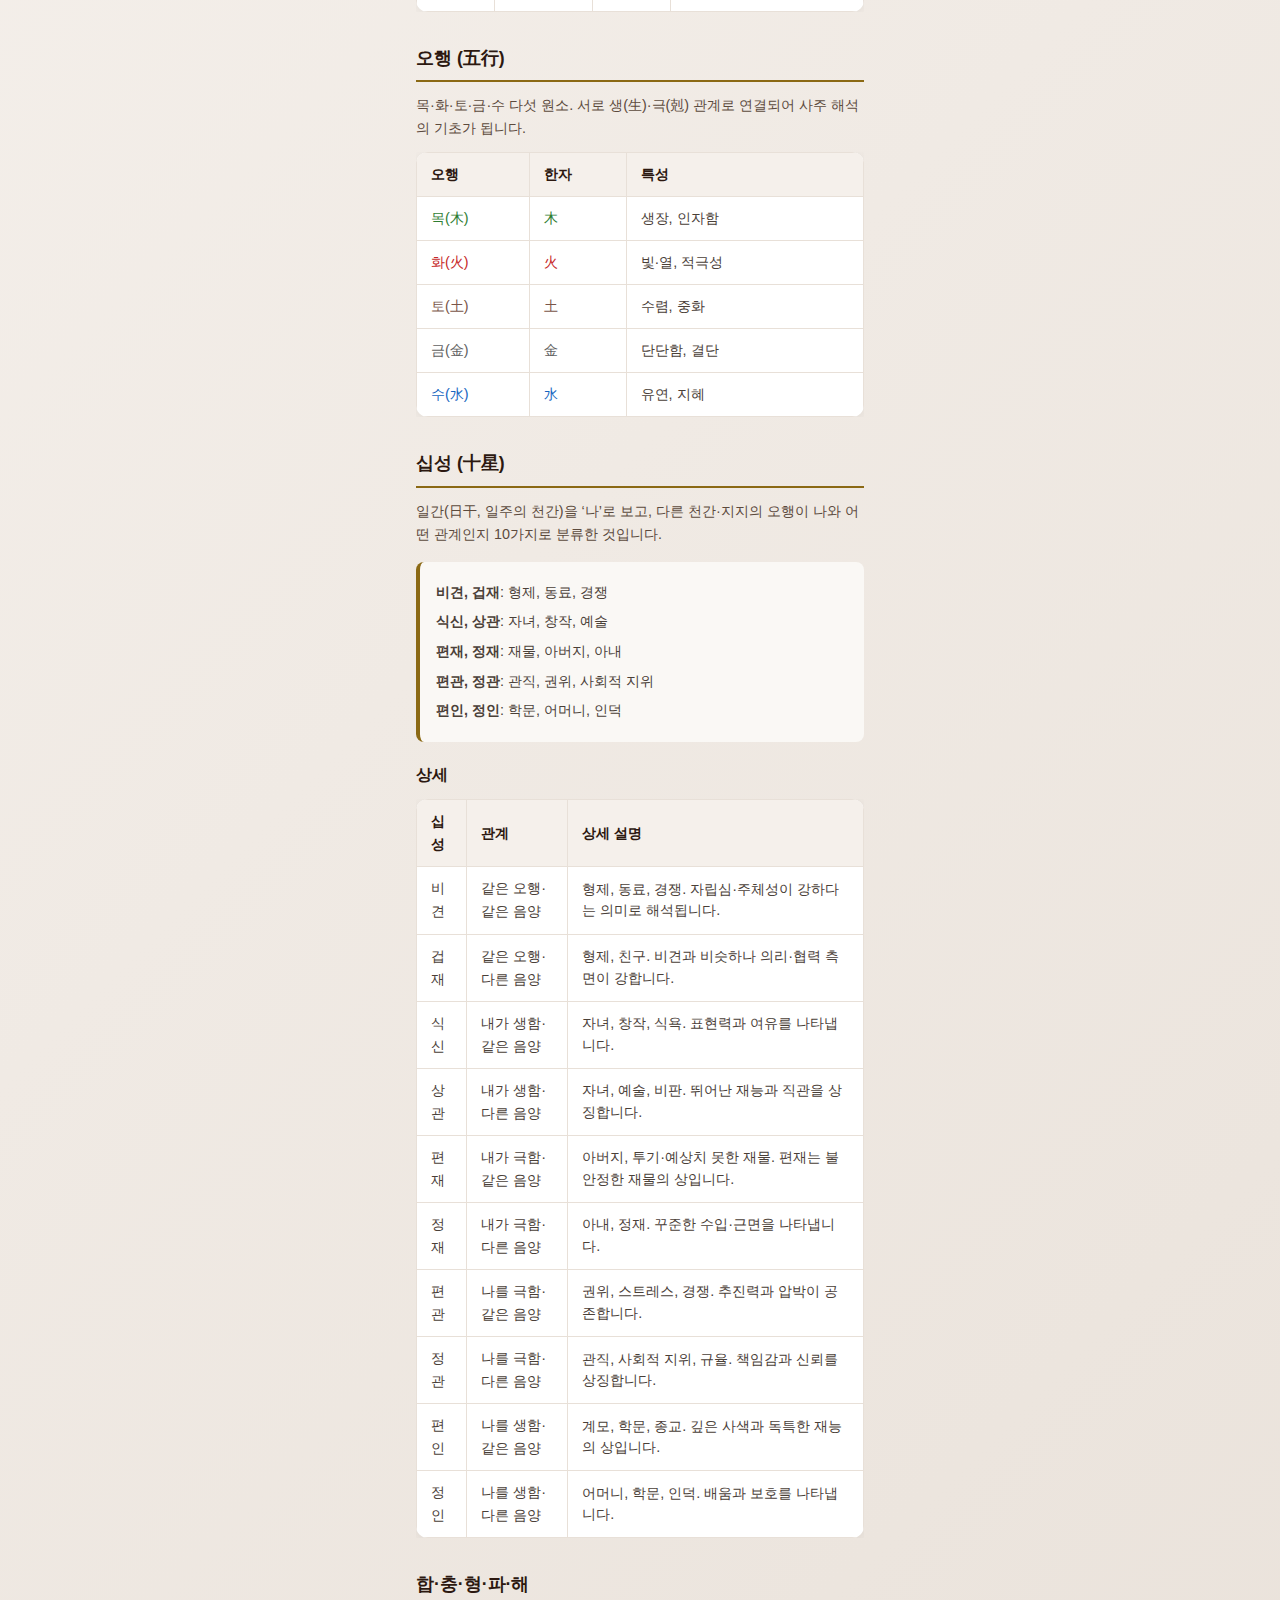
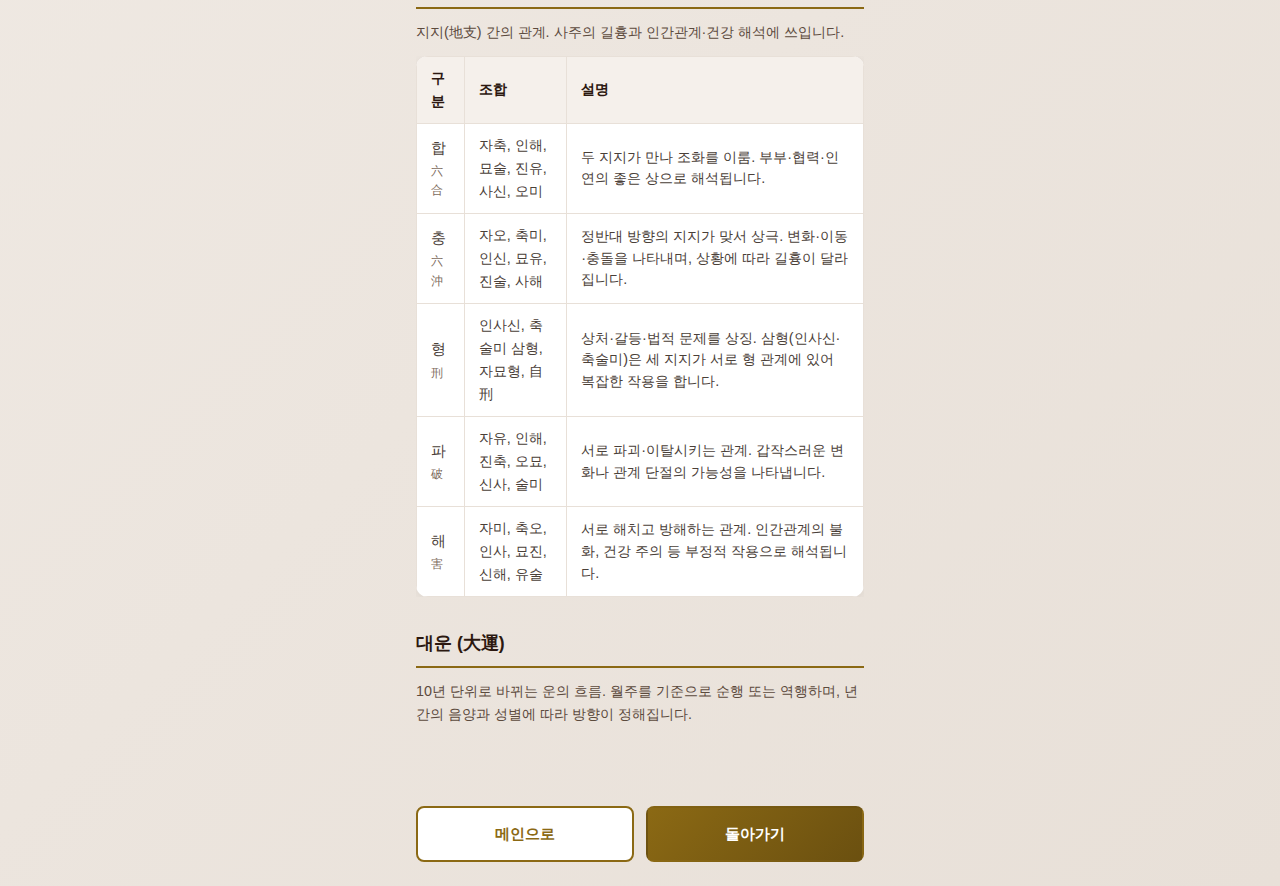
<file: saju/dict.html>
<!DOCTYPE html>
<html lang="ko">
<head>
  <meta charset="UTF-8">
  <meta name="viewport" content="width=device-width, initial-scale=1.0">
  <meta name="description" content="사주 용어 사전 - 천간, 지지, 오행, 십성, 합충형파해 등 사주 개념 정리">
  <meta name="google-adsense-account" content="ca-pub-7043246977521896">
  <title>사주 용어 사전</title>
  <link rel="stylesheet" href="css/style.css">
  <script async src="https://pagead2.googlesyndication.com/pagead/js/adsbygoogle.js?client=ca-pub-7043246977521896" crossorigin="anonymous"></script>
</head>
<body class="destiny-page">
  <div class="destiny-container">
    <div class="page-top-actions">
      <a href="javascript:history.back()" class="btn-detail">돌아가기</a>
    </div>
    <header class="destiny-header">
      <h1>사주 용어 사전</h1>
      <p>사주풀이에 필요한 기본 개념을 정리했습니다.</p>
    </header>

    <main class="destiny-main dict-main">
      <section class="dict-section" id="saju-palja">
        <h2 class="dict-section-title">사주팔자 (四柱八字)</h2>
        <p class="dict-desc">태어난 년·월·일·시를 천간(天干)과 지지(地支)로 표현한 여덟 글자입니다. 각 기둥(柱)은 천간 1자 + 지지 1자로 이루어집니다.</p>
        <div class="dict-table-wrap">
          <table class="dict-table">
            <thead><tr><th>기둥</th><th>의미</th></tr></thead>
            <tbody>
              <tr><td>년주</td><td>조상·가문·유년기</td></tr>
              <tr><td>월주</td><td>부모·형제·청년기</td></tr>
              <tr><td>일주</td><td>본인·배우자·중년기</td></tr>
              <tr><td>시주</td><td>자녀·말년·노년기</td></tr>
            </tbody>
          </table>
        </div>
      </section>

      <section class="dict-section" id="cheongan">
        <h2 class="dict-section-title">천간 (天干)</h2>
        <p class="dict-desc">갑을병정무기경신임계 열 개의 글자로, 오행과 음양에 따라 분류됩니다.</p>
        <div class="dict-table-wrap">
          <table class="dict-table">
            <thead><tr><th>천간</th><th>오행</th><th>음양</th></tr></thead>
            <tbody>
              <tr><td>갑·을</td><td class="ohang-mok">목(木)</td><td>양·음</td></tr>
              <tr><td>병·정</td><td class="ohang-hwa">화(火)</td><td>양·음</td></tr>
              <tr><td>무·기</td><td class="ohang-to">토(土)</td><td>양·음</td></tr>
              <tr><td>경·신</td><td class="ohang-geum">금(金)</td><td>양·음</td></tr>
              <tr><td>임·계</td><td class="ohang-su">수(水)</td><td>양·음</td></tr>
            </tbody>
          </table>
        </div>
      </section>

      <section class="dict-section" id="jiji">
        <h2 class="dict-section-title">지지 (地支)</h2>
        <p class="dict-desc">자축인묘진사오미신유술해 열두 개의 글자. 12지지, 12地支라고도 하며 띠·시간·방위와 연결됩니다.</p>
        <div class="dict-table-wrap">
          <table class="dict-table">
            <thead><tr><th>지지</th><th>띠</th><th>오행</th><th>시간</th></tr></thead>
            <tbody>
              <tr><td>자</td><td>쥐</td><td class="ohang-su">수</td><td>23~01시</td></tr>
              <tr><td>축</td><td>소</td><td class="ohang-to">토</td><td>01~03시</td></tr>
              <tr><td>인</td><td>호랑이</td><td class="ohang-mok">목</td><td>03~05시</td></tr>
              <tr><td>묘</td><td>토끼</td><td class="ohang-mok">목</td><td>05~07시</td></tr>
              <tr><td>진</td><td>용</td><td class="ohang-to">토</td><td>07~09시</td></tr>
              <tr><td>사</td><td>뱀</td><td class="ohang-hwa">화</td><td>09~11시</td></tr>
              <tr><td>오</td><td>말</td><td class="ohang-hwa">화</td><td>11~13시</td></tr>
              <tr><td>미</td><td>양</td><td class="ohang-to">토</td><td>13~15시</td></tr>
              <tr><td>신</td><td>원숭이</td><td class="ohang-geum">금</td><td>15~17시</td></tr>
              <tr><td>유</td><td>닭</td><td class="ohang-geum">금</td><td>17~19시</td></tr>
              <tr><td>술</td><td>개</td><td class="ohang-to">토</td><td>19~21시</td></tr>
              <tr><td>해</td><td>돼지</td><td class="ohang-su">수</td><td>21~23시</td></tr>
            </tbody>
          </table>
        </div>
      </section>

      <section class="dict-section" id="ohang">
        <h2 class="dict-section-title">오행 (五行)</h2>
        <p class="dict-desc">목·화·토·금·수 다섯 원소. 서로 생(生)·극(剋) 관계로 연결되어 사주 해석의 기초가 됩니다.</p>
        <div class="dict-table-wrap">
          <table class="dict-table">
            <thead><tr><th>오행</th><th>한자</th><th>특성</th></tr></thead>
            <tbody>
              <tr><td class="ohang-mok">목(木)</td><td class="ohang-mok">木</td><td>생장, 인자함</td></tr>
              <tr><td class="ohang-hwa">화(火)</td><td class="ohang-hwa">火</td><td>빛·열, 적극성</td></tr>
              <tr><td class="ohang-to">토(土)</td><td class="ohang-to">土</td><td>수렴, 중화</td></tr>
              <tr><td class="ohang-geum">금(金)</td><td class="ohang-geum">金</td><td>단단함, 결단</td></tr>
              <tr><td class="ohang-su">수(水)</td><td class="ohang-su">水</td><td>유연, 지혜</td></tr>
            </tbody>
          </table>
        </div>
      </section>

      <section class="dict-section" id="sipseong">
        <h2 class="dict-section-title">십성 (十星)</h2>
        <p class="dict-desc">일간(日干, 일주의 천간)을 ‘나’로 보고, 다른 천간·지지의 오행이 나와 어떤 관계인지 10가지로 분류한 것입니다.</p>
        <ul class="dict-simple-list">
          <li><strong>비견, 겁재</strong>: 형제, 동료, 경쟁</li>
          <li><strong>식신, 상관</strong>: 자녀, 창작, 예술</li>
          <li><strong>편재, 정재</strong>: 재물, 아버지, 아내</li>
          <li><strong>편관, 정관</strong>: 관직, 권위, 사회적 지위</li>
          <li><strong>편인, 정인</strong>: 학문, 어머니, 인덕</li>
        </ul>
        <h3 class="dict-subtitle">상세</h3>
        <div class="dict-table-wrap">
          <table class="dict-table">
            <thead><tr><th>십성</th><th>관계</th><th>상세 설명</th></tr></thead>
            <tbody>
              <tr><td>비견</td><td>같은 오행·같은 음양</td><td>형제, 동료, 경쟁. 자립심·주체성이 강하다는 의미로 해석됩니다.</td></tr>
              <tr><td>겁재</td><td>같은 오행·다른 음양</td><td>형제, 친구. 비견과 비슷하나 의리·협력 측면이 강합니다.</td></tr>
              <tr><td>식신</td><td>내가 생함·같은 음양</td><td>자녀, 창작, 식욕. 표현력과 여유를 나타냅니다.</td></tr>
              <tr><td>상관</td><td>내가 생함·다른 음양</td><td>자녀, 예술, 비판. 뛰어난 재능과 직관을 상징합니다.</td></tr>
              <tr><td>편재</td><td>내가 극함·같은 음양</td><td>아버지, 투기·예상치 못한 재물. 편재는 불안정한 재물의 상입니다.</td></tr>
              <tr><td>정재</td><td>내가 극함·다른 음양</td><td>아내, 정재. 꾸준한 수입·근면을 나타냅니다.</td></tr>
              <tr><td>편관</td><td>나를 극함·같은 음양</td><td>권위, 스트레스, 경쟁. 추진력과 압박이 공존합니다.</td></tr>
              <tr><td>정관</td><td>나를 극함·다른 음양</td><td>관직, 사회적 지위, 규율. 책임감과 신뢰를 상징합니다.</td></tr>
              <tr><td>편인</td><td>나를 생함·같은 음양</td><td>계모, 학문, 종교. 깊은 사색과 독특한 재능의 상입니다.</td></tr>
              <tr><td>정인</td><td>나를 생함·다른 음양</td><td>어머니, 학문, 인덕. 배움과 보호를 나타냅니다.</td></tr>
            </tbody>
          </table>
        </div>
      </section>

      <section class="dict-section" id="hapchung">
        <h2 class="dict-section-title">합·충·형·파·해</h2>
        <p class="dict-desc">지지(地支) 간의 관계. 사주의 길흉과 인간관계·건강 해석에 쓰입니다.</p>
        <div class="dict-table-wrap">
          <table class="dict-table">
            <thead><tr><th>구분</th><th>조합</th><th>설명</th></tr></thead>
            <tbody>
              <tr><td><span class="dict-cell-main">합</span><span class="dict-cell-hanja">六合</span></td><td>자축, 인해, 묘술, 진유, 사신, 오미</td><td>두 지지가 만나 조화를 이룸. 부부·협력·인연의 좋은 상으로 해석됩니다.</td></tr>
              <tr><td><span class="dict-cell-main">충</span><span class="dict-cell-hanja">六沖</span></td><td>자오, 축미, 인신, 묘유, 진술, 사해</td><td>정반대 방향의 지지가 맞서 상극. 변화·이동·충돌을 나타내며, 상황에 따라 길흉이 달라집니다.</td></tr>
              <tr><td><span class="dict-cell-main">형</span><span class="dict-cell-hanja">刑</span></td><td>인사신, 축술미 삼형, 자묘형, 自刑</td><td>상처·갈등·법적 문제를 상징. 삼형(인사신·축술미)은 세 지지가 서로 형 관계에 있어 복잡한 작용을 합니다.</td></tr>
              <tr><td><span class="dict-cell-main">파</span><span class="dict-cell-hanja">破</span></td><td>자유, 인해, 진축, 오묘, 신사, 술미</td><td>서로 파괴·이탈시키는 관계. 갑작스러운 변화나 관계 단절의 가능성을 나타냅니다.</td></tr>
              <tr><td><span class="dict-cell-main">해</span><span class="dict-cell-hanja">害</span></td><td>자미, 축오, 인사, 묘진, 신해, 유술</td><td>서로 해치고 방해하는 관계. 인간관계의 불화, 건강 주의 등 부정적 작용으로 해석됩니다.</td></tr>
            </tbody>
          </table>
        </div>
      </section>

      <section class="dict-section" id="daewoon">
        <h2 class="dict-section-title">대운 (大運)</h2>
        <p class="dict-desc">10년 단위로 바뀌는 운의 흐름. 월주를 기준으로 순행 또는 역행하며, 년간의 음양과 성별에 따라 방향이 정해집니다.</p>
      </section>
    </main>

    <footer class="destiny-footer">
      <div class="footer-buttons">
        <a href="../index.html" class="btn-footer btn-main">메인으로</a>
        <a href="javascript:history.back()" class="btn-footer btn-retry">돌아가기</a>
      </div>
    </footer>
  </div>
</body>
</html>
</file>
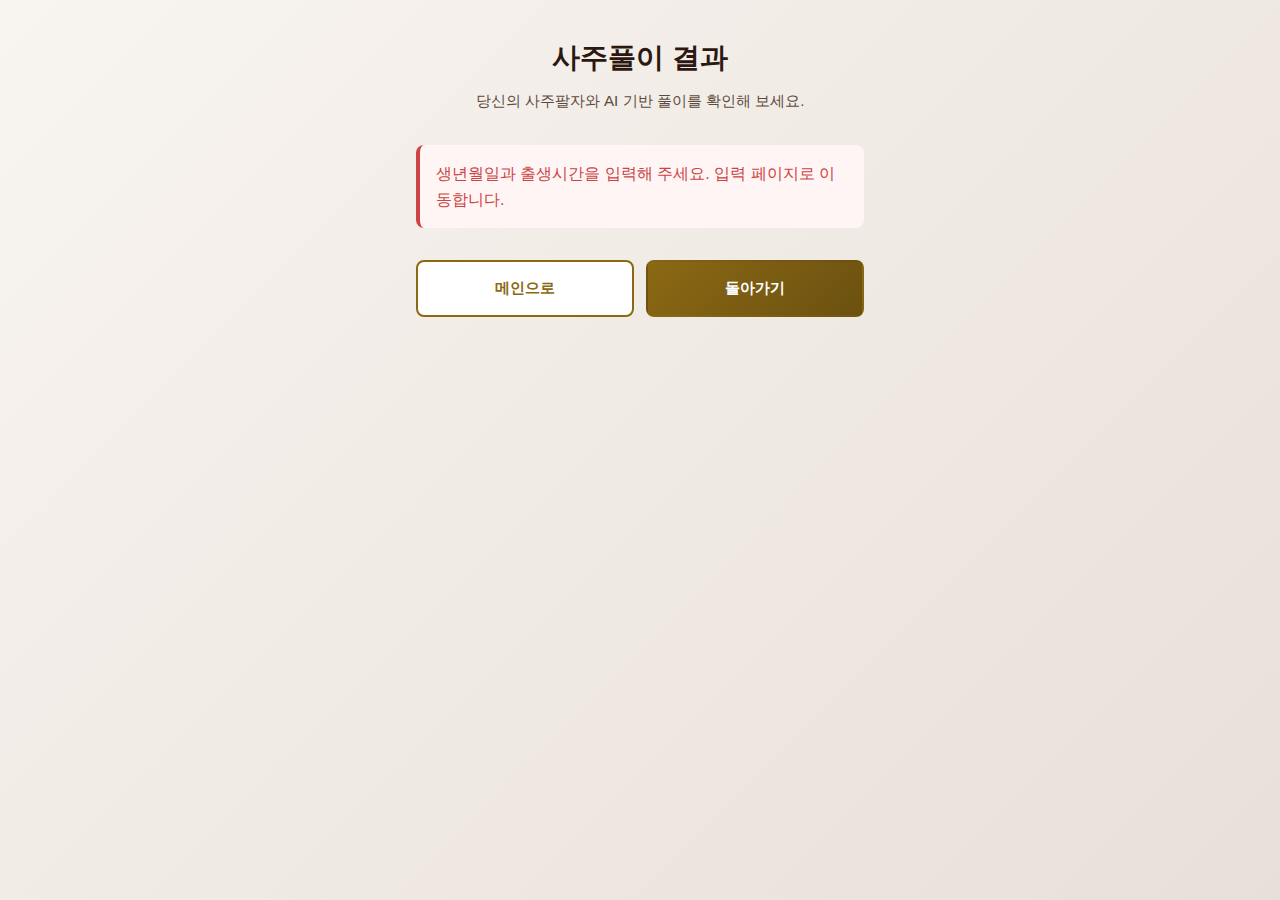
<file: saju/result.html>
<!DOCTYPE html>
<html lang="ko">
<head>
  <meta charset="UTF-8">
  <meta name="viewport" content="width=device-width, initial-scale=1.0">
  <meta name="description" content="사주풀이 결과 - AI가 풀어주는 사주팔자">
  <title>사주풀이 결과</title>
  <link rel="stylesheet" href="css/style.css">
  <meta name="api-base" content="https://sdfipp.netlify.app">
  <meta name="google-adsense-account" content="ca-pub-7043246977521896">
  <script async src="https://pagead2.googlesyndication.com/pagead/js/adsbygoogle.js?client=ca-pub-7043246977521896" crossorigin="anonymous"></script>
</head>
<body class="destiny-page">
  <div class="destiny-container">
    <div id="top-actions" class="page-top-actions"></div>
    <header class="destiny-header">
      <h1>사주풀이 결과</h1>
      <p>당신의 사주팔자와 AI 기반 풀이를 확인해 보세요.</p>
    </header>

    <main class="destiny-main">
      <div id="error-area"></div>
      <div id="saju-area"></div>
      <div id="ai-area"></div>
    </main>

    <footer class="destiny-footer">
      <div class="footer-buttons">
        <a href="../index.html" class="btn-footer btn-main">메인으로</a>
        <a href="javascript:history.back()" class="btn-footer btn-retry">돌아가기</a>
      </div>
    </footer>
  </div>

  <script src="js/sajuCalculator.js"></script>
  <script src="js/apiClient.js"></script>
  <script src="js/resultRenderer.js"></script>
  <script>
    (function() {
      const params = new URLSearchParams(location.search);
      const birth = params.get('birth');
      const time = params.get('time');
      const min = params.get('min') || '0';
      const gender = params.get('gender') || 'male';
      const calendar = params.get('calendar') || 'solar';

      const errorArea = document.getElementById('error-area');
      const sajuArea = document.getElementById('saju-area');
      const aiArea = document.getElementById('ai-area');

      if (!birth || time === null || time === '') {
        ResultRenderer.renderErrorCard(errorArea, '생년월일과 출생시간을 입력해 주세요. 입력 페이지로 이동합니다.');
        setTimeout(function() { location.href = 'index.html'; }, 2500);
        return;
      }

      let saju;
      try {
        saju = SajuCalculator.calculate(birth, time, gender, min);
      } catch (e) {
        ResultRenderer.renderErrorCard(errorArea, '잘못된 입력입니다. 입력 페이지에서 다시 확인해 주세요.');
        return;
      }

      ResultRenderer.renderSajuTable(sajuArea, saju);

      var queryParams = { birth: birth, time: time, min: min, gender: gender, calendar: calendar };
      var detailHref = 'detail.html?' + new URLSearchParams(queryParams).toString();
      var topActions = document.getElementById('top-actions');
      if (topActions) {
        topActions.innerHTML = '<a href="' + detailHref + '" class="btn-detail" id="detail-link">상세 사주 보기</a>';
      }

      ResultRenderer.renderAISection(aiArea, saju, DestinyAPI);
    })();
  </script>
</body>
</html>
</file>
<file: css/main.css>
/**
 * Hub 페이지 공통 스타일 (index.html)
 * - 확장: 새 카드/카테고리는 동일 클래스로 추가하면 스타일 자동 적용
 * - 카드 추가 시 .hub-card, .hub-card__title, .hub-card__desc, .hub-card__link 구조 유지
 */

/* ============================================
   CSS 변수: 색·간격 통일 (필요 시 여기만 수정)
   ============================================ */
:root {
  --hub-bg: #f4f5f7;
  --hub-surface: #ffffff;
  --hub-text: #1a1d21;
  --hub-text-muted: #5c6370;
  --hub-accent: #2563eb;
  --hub-accent-hover: #1d4ed8;
  --hub-featured-bg: #eff6ff;
  --hub-featured-border: #bfdbfe;
  --hub-border: #e2e6eb;
  --hub-radius: 10px;
  --hub-radius-card: 14px;
  --hub-shadow: 0 1px 2px rgba(0, 0, 0, 0.04), 0 4px 12px rgba(0, 0, 0, 0.06);
  --hub-shadow-hover: 0 4px 8px rgba(0, 0, 0, 0.06), 0 12px 24px rgba(0, 0, 0, 0.08);
  --hub-shadow-soft: 0 2px 8px rgba(0, 0, 0, 0.04);
  --hub-space-xs: 0.5rem;
  --hub-space-sm: 1rem;
  --hub-space-md: 1.5rem;
  --hub-space-lg: 2rem;
  --hub-space-xl: 3rem;
  --hub-max-width: 960px;
}

/* ============================================
   기본 리셋 및 레이아웃
   ============================================ */
.hub-page {
  margin: 0;
  font-family: "Segoe UI", "Malgun Gothic", sans-serif;
  font-size: 16px;
  line-height: 1.6;
  color: var(--hub-text);
  background: var(--hub-bg);
  min-height: 100vh;
  display: flex;
  flex-direction: column;
  /* 최소한의 깊이감: 아주 은은한 그라데이션 */
  background-image: linear-gradient(180deg, #f7f8fa 0%, var(--hub-bg) 12rem);
  background-attachment: local;
}

.hub-main {
  flex: 1;
  width: 100%;
  max-width: var(--hub-max-width);
  margin: 0 auto;
  padding: var(--hub-space-lg) var(--hub-space-md);
  box-sizing: border-box;
}

/* ============================================
   Hero 영역
   ============================================ */
.hub-hero {
  background: linear-gradient(180deg, #fcfcfd 0%, var(--hub-surface) 100%);
  border-bottom: 1px solid var(--hub-border);
  padding: var(--hub-space-xl) var(--hub-space-md);
  box-shadow: 0 1px 0 0 rgba(255, 255, 255, 0.8) inset, 0 1px 2px rgba(0, 0, 0, 0.04);
}

.hub-hero__inner {
  max-width: var(--hub-max-width);
  margin: 0 auto;
  text-align: center;
}

.hub-hero__title {
  margin: 0 0 var(--hub-space-sm);
  font-size: clamp(1.5rem, 4vw, 2rem);
  font-weight: 700;
  color: var(--hub-text);
  letter-spacing: -0.02em;
}

.hub-hero__desc {
  margin: 0;
  font-size: 1rem;
  color: var(--hub-text-muted);
  max-width: 36em;
  margin-left: auto;
  margin-right: auto;
  line-height: 1.65;
}

/* ============================================
   항목 검색 (hub-main 내부, 구글 검색창 스타일)
   ============================================ */
.hub-search {
  margin-bottom: var(--hub-space-lg);
}

.hub-search__label {
  display: block;
  font-size: 0.85rem;
  font-weight: 500;
  color: var(--hub-text-muted);
  margin-bottom: var(--hub-space-xs);
}

.hub-search__input {
  width: 100%;
  padding: var(--hub-space-sm) var(--hub-space-md);
  font-size: 1rem;
  border: 1px solid var(--hub-border);
  border-radius: 24px;
  background: var(--hub-surface);
  color: var(--hub-text);
  box-sizing: border-box;
  box-shadow: var(--hub-shadow-soft), 0 0 0 1px rgba(255, 255, 255, 0.5) inset;
  transition: box-shadow 0.2s, border-color 0.2s;
}

.hub-search__input::placeholder {
  color: var(--hub-text-muted);
}

.hub-search__input:hover {
  box-shadow: 0 2px 12px rgba(0, 0, 0, 0.06), 0 0 0 1px rgba(255, 255, 255, 0.6) inset;
}

.hub-search__input:focus {
  outline: none;
  border-color: var(--hub-accent);
  box-shadow: 0 2px 12px rgba(0, 0, 0, 0.08), 0 0 0 3px rgba(37, 99, 235, 0.15);
}

.hub-search-empty {
  margin: calc(-1 * var(--hub-space-md)) 0 var(--hub-space-md);
  text-align: center;
  font-size: 0.95rem;
  color: var(--hub-text-muted);
}

/* 태그 필터 바: 태그 선택 시 "태그: #운세 [전체 보기]" 표시 */
.hub-tag-filter {
  margin: calc(-1 * var(--hub-space-sm)) 0 var(--hub-space-md);
  font-size: 0.9rem;
  color: var(--hub-text-muted);
}

.hub-tag-filter__tag {
  display: inline-block;
  padding: 0.2em 0.6em;
  color: var(--hub-accent);
  font-weight: 500;
  background: var(--hub-featured-bg);
  border: 1px solid var(--hub-featured-border);
  border-radius: 999px;
}

.hub-tag-filter__clear {
  margin-left: var(--hub-space-sm);
  padding: 0.25em 0.65em;
  font-size: 0.85rem;
  font-family: inherit;
  color: var(--hub-accent);
  background: var(--hub-featured-bg);
  border: 1px solid var(--hub-accent);
  border-radius: 999px;
  cursor: pointer;
  transition: background 0.2s, color 0.2s;
}

.hub-tag-filter__clear:hover {
  background: var(--hub-accent);
  color: var(--hub-surface);
}

/* 검색 시 숨김: 카드 */
.hub-card--hidden {
  display: none !important;
}

/* 검색 시 해당 카테고리에 매칭 항목이 없으면 섹션 숨김 */
.hub-section--no-results {
  display: none;
}

/* ============================================
   카테고리 섹션
   새 카테고리 추가 시 동일 .hub-section 블록 사용
   ============================================ */
.hub-section {
  margin-bottom: var(--hub-space-xl);
}

.hub-section:last-of-type {
  margin-bottom: var(--hub-space-lg);
}

.hub-section__title {
  margin: 0 0 var(--hub-space-sm);
  font-size: 1.25rem;
  font-weight: 600;
  color: var(--hub-text);
  padding-bottom: var(--hub-space-xs);
  padding-left: var(--hub-space-sm);
  border-bottom: 2px solid var(--hub-border);
  border-left: 3px solid var(--hub-accent);
  border-radius: 0 0 0 2px;
  display: block;
  width: 100%;
  box-sizing: border-box;
  letter-spacing: -0.01em;
}

.hub-section__note {
  margin: 0 0 var(--hub-space-md);
  font-size: 0.9rem;
  color: var(--hub-text-muted);
}

/* 카드 그리드: 카드 개수 늘어나도 자동 줄바꿈 */
.hub-cards {
  display: grid;
  grid-template-columns: repeat(auto-fill, minmax(260px, 1fr));
  gap: var(--hub-space-md);
}

/* ============================================
   기능 카드 (공통)
   새 카드 추가: .hub-card + .hub-card__title, __desc, __link 동일 구조
   ============================================ */
.hub-card {
  background: var(--hub-surface);
  border: 1px solid var(--hub-border);
  border-radius: var(--hub-radius-card);
  padding: var(--hub-space-md);
  box-shadow: var(--hub-shadow);
  transition: box-shadow 0.25s ease, border-color 0.2s, transform 0.2s ease;
  display: flex;
  flex-direction: column;
}

.hub-card:hover {
  box-shadow: var(--hub-shadow-hover);
  border-color: var(--hub-featured-border);
  transform: translateY(-2px);
}

.hub-card__title {
  margin: 0 0 var(--hub-space-xs);
  font-size: 1.1rem;
  font-weight: 600;
  color: var(--hub-text);
}

/* 카드 태그 (#운세 #AI 등): 클릭 시 같은 태그만 모아서 표시, 검색에도 반영 */
.hub-card__tags {
  margin: 0 0 var(--hub-space-sm);
  font-size: 0.8rem;
  line-height: 1.5;
  display: flex;
  flex-wrap: wrap;
  gap: var(--hub-space-xs);
}

.hub-card__tag {
  padding: 0.25em 0.6em;
  font-size: inherit;
  font-family: inherit;
  color: var(--hub-accent);
  background: var(--hub-featured-bg);
  border: 1px solid var(--hub-featured-border);
  border-radius: 999px;
  cursor: pointer;
  transition: background 0.2s, border-color 0.2s, color 0.2s;
}

.hub-card__tag:hover {
  background: rgba(37, 99, 235, 0.15);
  border-color: var(--hub-accent);
}

.hub-card__tag:focus {
  outline: none;
  border-color: var(--hub-accent);
  box-shadow: 0 0 0 2px rgba(37, 99, 235, 0.2);
}

.hub-card__desc {
  margin: 0 0 var(--hub-space-sm);
  font-size: 0.9rem;
  color: var(--hub-text-muted);
  flex: 1;
}

.hub-card__link {
  display: inline-block;
  padding: var(--hub-space-xs) var(--hub-space-sm);
  font-size: 0.9rem;
  font-weight: 500;
  color: var(--hub-accent);
  text-decoration: none;
  border: 1px solid var(--hub-accent);
  border-radius: var(--hub-radius);
  transition: background 0.2s, color 0.2s;
  align-self: flex-start;
}

.hub-card__link:hover {
  background: var(--hub-accent);
  color: var(--hub-surface);
}

/* 대표 기능 강조 (예: 사주풀이) */
.hub-card--featured {
  background: linear-gradient(180deg, #f8fafc 0%, var(--hub-featured-bg) 100%);
  border-color: var(--hub-featured-border);
  box-shadow: var(--hub-shadow), 0 0 0 1px rgba(255, 255, 255, 0.6) inset;
}

.hub-card--featured .hub-card__link {
  background: var(--hub-accent);
  color: var(--hub-surface);
  border-color: var(--hub-accent);
}

.hub-card--featured .hub-card__link:hover {
  background: var(--hub-accent-hover);
  border-color: var(--hub-accent-hover);
}

/* 준비 중 / 비활성 카드 */
.hub-card--placeholder {
  opacity: 0.85;
}

.hub-card__link--disabled {
  color: var(--hub-text-muted);
  border-color: var(--hub-border);
  cursor: not-allowed;
  pointer-events: none;
}

/* ============================================
   푸터
   ============================================ */
.hub-footer {
  padding: var(--hub-space-lg) var(--hub-space-md);
  text-align: center;
  border-top: 1px solid var(--hub-border);
  background: linear-gradient(180deg, #fafbfc 0%, #f5f6f8 100%);
  box-shadow: 0 -1px 2px rgba(0, 0, 0, 0.03);
}

.hub-footer__text {
  margin: 0;
  font-size: 0.85rem;
  color: var(--hub-text-muted);
}

/* ============================================
   모바일 대응
   ============================================ */
@media (max-width: 640px) {
  .hub-main {
    padding: var(--hub-space-md) var(--hub-space-sm);
  }

  .hub-hero {
    padding: var(--hub-space-lg) var(--hub-space-sm);
  }

  .hub-cards {
    grid-template-columns: 1fr;
  }
}

/*
  카테고리 확장 방법:
  1. index.html 에 <section class="hub-section" id="category-새이름"> 복사
  2. .hub-section__title 내용 변경
  3. .hub-cards 안에 <article class="hub-card"> ... </article> 복사 후 제목·설명·href 수정
  4. 대표 기능이면 .hub-card 에 hub-card--featured 추가
  5. 아직 미개발이면 .hub-card--placeholder, 버튼은 .hub-card__link--disabled 사용
*/
</file>
<file: calendar/style.css>
/**
 * 캘린더 위젯 페이지 (calendar/index.html)
 * 허브(../css/main.css) 변수·스타일을 사용해 디자인 통일
 * 최소한의 디자인 요소: 부드러운 그림자·그라데이션·여백
 */

/* ============================================
   Hero (캘린더 전용)
   ============================================ */
.cal-hero__back {
  display: inline-block;
  margin-bottom: var(--hub-space-md);
  padding: var(--hub-space-xs) 0;
  font-size: 0.9rem;
  color: var(--hub-accent);
  text-decoration: none;
  border-radius: var(--hub-radius);
  transition: color 0.2s, background 0.2s;
}

/* 홈으로: 버튼 스타일 */
.cal-hero__back--btn {
  padding: var(--hub-space-xs) var(--hub-space-sm);
  font-weight: 500;
  color: var(--hub-accent);
  background: var(--hub-surface);
  border: 1px solid var(--hub-border);
  border-radius: var(--hub-radius);
  box-shadow: 0 1px 2px rgba(0, 0, 0, 0.04);
  cursor: pointer;
  transition: color 0.2s, background 0.2s, border-color 0.2s, box-shadow 0.2s;
}

.cal-hero__back--btn:hover {
  color: var(--hub-accent-hover);
  background: var(--hub-featured-bg);
  border-color: var(--hub-featured-border);
  box-shadow: 0 2px 6px rgba(0, 0, 0, 0.06);
}

.cal-hero__back:hover {
  color: var(--hub-accent-hover);
  background: rgba(37, 99, 235, 0.06);
}

.cal-hero__icon {
  display: block;
  margin: 0 auto var(--hub-space-sm);
  border-radius: var(--hub-radius);
  box-shadow: 0 2px 8px rgba(0, 0, 0, 0.06);
}

/* ============================================
   다운로드 섹션
   ============================================ */
.cal-download__box {
  background: linear-gradient(180deg, #fafbfd 0%, var(--hub-featured-bg) 100%);
  border: 1px solid var(--hub-featured-border);
  border-radius: var(--hub-radius-card);
  padding: var(--hub-space-lg);
  text-align: center;
  box-shadow: var(--hub-shadow), 0 0 0 1px rgba(255, 255, 255, 0.5) inset;
}

.cal-download__icon {
  display: block;
  margin: 0 auto var(--hub-space-md);
  border-radius: var(--hub-radius);
  box-shadow: 0 2px 8px rgba(0, 0, 0, 0.06);
}

.cal-download__text {
  margin: 0 0 var(--hub-space-md);
  font-size: 1rem;
  color: var(--hub-text);
  line-height: 1.5;
}

.cal-download__btn {
  display: inline-block;
  padding: var(--hub-space-sm) var(--hub-space-lg);
  font-size: 1rem;
  font-weight: 600;
  color: var(--hub-surface);
  background: var(--hub-accent);
  border: 1px solid var(--hub-accent);
  border-radius: 12px;
  text-decoration: none;
  box-shadow: 0 2px 8px rgba(37, 99, 235, 0.25);
  transition: background 0.2s, border-color 0.2s, box-shadow 0.2s, transform 0.2s;
}

.cal-download__btn:hover {
  background: var(--hub-accent-hover);
  border-color: var(--hub-accent-hover);
  box-shadow: 0 4px 12px rgba(37, 99, 235, 0.3);
  transform: translateY(-1px);
}

.cal-download__note {
  margin: var(--hub-space-md) 0 0;
  font-size: 0.85rem;
  color: var(--hub-text-muted);
  line-height: 1.5;
}

/* ============================================
   섹션 공통
   ============================================ */
.cal-section {
  margin-bottom: var(--hub-space-xl);
}

.cal-section:last-of-type {
  margin-bottom: var(--hub-space-lg);
}

.cal-section__p {
  margin: 0 0 var(--hub-space-sm);
  font-size: 1rem;
  color: var(--hub-text-muted);
  line-height: 1.65;
  max-width: 52em;
}

.cal-section__p:last-child {
  margin-bottom: 0;
}

/* 주요 기능 카드 그리드 (hub-card 스타일 + 캘린더 페이지 여백) */
.cal-cards {
  display: grid;
  grid-template-columns: repeat(auto-fill, minmax(260px, 1fr));
  gap: var(--hub-space-md);
}

.cal-card {
  /* hub-card 스타일 그대로 사용, 링크 없음 */
}

/* ============================================
   문의
   ============================================ */
.cal-contact {
  margin: var(--hub-space-sm) 0 0;
}

.cal-contact__link {
  color: var(--hub-accent);
  text-decoration: none;
  border-bottom: 1px solid transparent;
  transition: color 0.2s, border-color 0.2s;
}

.cal-contact__link:hover {
  border-bottom-color: var(--hub-accent);
}

/* 푸터 링크 */
.hub-footer__link {
  color: var(--hub-text-muted);
  text-decoration: none;
  transition: color 0.2s;
}

.hub-footer__link:hover {
  color: var(--hub-accent);
}

/* ============================================
   모바일
   ============================================ */
@media (max-width: 640px) {
  .cal-download__box {
    padding: var(--hub-space-md);
  }

  .cal-cards {
    grid-template-columns: 1fr;
  }
}
</file>
<file: naming/style.css>
/**
 * 작명소 스타일 - 심플 & 공유하기 좋은 디자인
 */

* {
  margin: 0;
  padding: 0;
  box-sizing: border-box;
}

.naming-page {
  font-family: -apple-system, BlinkMacSystemFont, 'Segoe UI', 'Noto Sans KR', sans-serif;
  background: #fafafa;
  min-height: 100vh;
  color: #1a1a1a;
  line-height: 1.6;
}

.naming-container {
  max-width: 480px;
  margin: 0 auto;
  padding: 24px 20px;
}

/* 헤더 */
.naming-header {
  text-align: center;
  margin-bottom: 28px;
}

.naming-header h1 {
  font-size: 1.5rem;
  font-weight: 600;
  color: #1a1a1a;
  margin-bottom: 6px;
  letter-spacing: -0.02em;
}

.naming-header p {
  font-size: 0.875rem;
  color: #666;
}

/* 폼 */
.naming-form {
  background: #fff;
  padding: 24px;
  border-radius: 8px;
  border: 1px solid #eee;
}

.form-group {
  margin-bottom: 20px;
}

.form-group:last-of-type {
  margin-bottom: 24px;
}

.form-group label {
  display: block;
  font-weight: 500;
  font-size: 0.875rem;
  margin-bottom: 6px;
  color: #333;
}

.form-group .required {
  color: #e53e3e;
}

.form-group input[type="text"],
.form-group input[type="date"],
.form-group input[type="number"],
.form-group select {
  width: 100%;
  padding: 10px 12px;
  border: 1px solid #e0e0e0;
  border-radius: 6px;
  font-size: 1rem;
  background: #fff;
  transition: border-color 0.15s;
}

.form-group select {
  cursor: pointer;
  appearance: auto;
}

.form-group select:focus,
.form-group input:focus {
  outline: none;
  border-color: #333;
}

.form-group input[aria-invalid="true"] {
  border-color: #e53e3e;
}

.form-hint {
  display: block;
  font-size: 0.75rem;
  color: #888;
  margin-top: 4px;
}

.form-error {
  display: block;
  font-size: 0.8rem;
  color: #e53e3e;
  margin-top: 4px;
}

/* 성 한자 추천 (입력 시 표시) */
.surname-hanja-area {
  margin-top: 10px;
  padding: 10px 12px;
  background: #f8f8f8;
  border-radius: 6px;
  border: 1px solid #eee;
  font-size: 0.875rem;
  color: #555;
}

.surname-hanja-feedback {
  margin: 0 0 8px 0;
  padding: 8px 10px;
  font-size: 0.875rem;
  font-weight: 500;
  color: #1b5e20;
  background: #e8f5e9;
  border-radius: 6px;
  border: 1px solid #4caf50;
}

.surname-hanja-label {
  font-weight: 500;
  color: #333;
  display: inline;
}

.surname-hanja-list {
  display: flex;
  flex-wrap: wrap;
  gap: 6px;
  margin-top: 6px;
}

.surname-hanja-btn {
  display: inline-flex;
  align-items: center;
  gap: 2px;
  padding: 6px 10px;
  font-size: 0.875rem;
  color: #555;
  background: #fff;
  border: 1px solid #ddd;
  border-radius: 6px;
  cursor: pointer;
  transition: background 0.2s, border-color 0.2s;
  touch-action: manipulation;
  -webkit-tap-highlight-color: transparent;
}

.surname-hanja-btn:hover {
  background: #f0f0f0;
  border-color: #bbb;
}

.surname-hanja-btn.selected {
  background: #e8f5e9;
  border-color: #4caf50;
  color: #1b5e20;
  font-weight: 600;
}

.surname-hanja-btn.selected:hover {
  background: #c8e6c9;
  border-color: #388e3c;
}

.surname-hanja-btn .surname-hanja-char {
  font-weight: 600;
  font-size: 1rem;
  color: inherit;
}

.surname-hanja-btn .surname-hanja-meaning {
  font-size: 0.8rem;
  color: inherit;
  opacity: 0.9;
}

.surname-hanja-item {
  display: inline;
}

.surname-hanja-char {
  font-weight: 600;
  font-size: 1rem;
  color: #1a1a1a;
}

.surname-hanja-meaning {
  font-size: 0.8rem;
  color: #666;
}

/* 성 한자 추천 (결과 페이지) */
.surname-hanja-result {
  margin-bottom: 20px;
  padding: 12px 16px;
  background: #fff;
  border-radius: 8px;
  border: 1px solid #eee;
  font-size: 0.9rem;
  color: #555;
}

.surname-hanja-result .surname-hanja-selected {
  margin: 0 0 8px 0;
  padding-bottom: 8px;
  border-bottom: 1px solid #eee;
}

.surname-hanja-result .surname-hanja-all {
  margin: 0;
}

.surname-hanja-result .surname-hanja-item.selected {
  background: #e8f5e9;
  padding: 2px 6px;
  border-radius: 4px;
  margin-right: 2px;
}

.form-row {
  display: flex;
  gap: 12px;
  flex-wrap: wrap;
}

.form-group-inline {
  flex: 1;
  min-width: 100px;
}

.radio-group {
  display: flex;
  gap: 16px;
}

.radio-label {
  display: flex;
  align-items: center;
  gap: 6px;
  cursor: pointer;
  font-size: 0.875rem;
}

.radio-label input {
  width: 16px;
  height: 16px;
}

/* 버튼 */
.btn-submit {
  width: 100%;
  padding: 12px 20px;
  font-size: 0.95rem;
  font-weight: 500;
  color: #fff;
  background: #1a1a1a;
  border: none;
  border-radius: 6px;
  cursor: pointer;
  transition: background 0.2s, opacity 0.2s;
}

.btn-submit:hover {
  background: #333;
}

.btn-submit:active {
  opacity: 0.9;
}

/* 푸터 */
.naming-footer {
  margin-top: 28px;
}

.naming-footer p {
  font-size: 0.8rem;
  color: #888;
  margin-bottom: 12px;
}

.link-back {
  font-size: 0.875rem;
  color: #666;
  text-decoration: none;
}

.link-back:hover {
  color: #1a1a1a;
}

.footer-buttons {
  display: flex;
  justify-content: center;
  gap: 8px;
}

.btn-footer {
  flex: 1;
  display: flex;
  align-items: center;
  justify-content: center;
  padding: 12px 16px;
  font-size: 0.875rem;
  font-weight: 500;
  text-align: center;
  border-radius: 6px;
  text-decoration: none;
  transition: background 0.2s, color 0.2s;
}

.btn-footer.btn-main {
  color: #333;
  background: #fff;
  border: 1px solid #e0e0e0;
}

.btn-footer.btn-main:hover {
  background: #f5f5f5;
}

.btn-footer.btn-retry {
  color: #fff;
  background: #1a1a1a;
  border: 1px solid #1a1a1a;
}

.btn-footer.btn-retry:hover {
  background: #333;
}

.btn-footer.btn-share {
  color: #333;
  background: #fff;
  border: 1px solid #e0e0e0;
  cursor: pointer;
  font-family: inherit;
}

.btn-footer.btn-share:hover {
  background: #f5f5f5;
}

.naming-footer .footer-disclaimer {
  font-size: 0.75rem;
  color: #999;
  text-align: center;
  margin-top: 16px;
  margin-bottom: 0;
}

/* 공유 버튼 */
.share-bar {
  display: flex;
  align-items: center;
  justify-content: space-between;
  gap: 12px;
  padding: 12px 16px;
  background: #fff;
  border-radius: 8px;
  border: 1px solid #eee;
  margin-bottom: 24px;
}

.share-bar__label {
  font-size: 0.8rem;
  color: #888;
}

.share-btns {
  display: flex;
  gap: 8px;
}

.btn-share {
  display: inline-flex;
  align-items: center;
  gap: 6px;
  padding: 8px 14px;
  font-size: 0.8rem;
  font-weight: 500;
  color: #666;
  background: #f5f5f5;
  border: 1px solid #eee;
  border-radius: 6px;
  cursor: pointer;
  text-decoration: none;
  transition: background 0.2s, color 0.2s;
}

.btn-share:hover {
  background: #eee;
  color: #1a1a1a;
}

.btn-share.copied {
  color: #22c55e;
  border-color: #22c55e;
}

/* info-btn - 모든 인포메이션 버튼 공통 스타일 */
.info-btn {
  display: inline-flex;
  align-items: center;
  justify-content: center;
  min-width: 20px;
  min-height: 20px;
  width: 20px;
  height: 20px;
  padding: 0;
  border: none;
  border-radius: 50%;
  background: rgba(0, 0, 0, 0.06);
  color: #666;
  font-size: 0.85rem;
  font-weight: bold;
  cursor: pointer;
  transition: background 0.2s, color 0.2s;
  flex-shrink: 0;
  vertical-align: middle;
}

.info-btn:hover {
  background: #1a1a1a;
  color: #fff;
}

/* info-btn 클릭 시 표시되는 모달 (사주 detail.html 패턴) */
.info-modal-overlay {
  position: fixed;
  inset: 0;
  background: rgba(0, 0, 0, 0.4);
  display: flex;
  align-items: center;
  justify-content: center;
  z-index: 10000;
  padding: 20px;
}

.info-modal {
  background: #fff;
  border-radius: 12px;
  max-width: 420px;
  width: 100%;
  box-shadow: 0 8px 32px rgba(0, 0, 0, 0.2);
  overflow: hidden;
}

.info-modal.info-modal-wide {
  max-width: 560px;
}

.info-modal-header {
  display: flex;
  align-items: center;
  justify-content: space-between;
  padding: 16px 20px;
  background: #f8f8f8;
  border-bottom: 1px solid #eee;
}

.info-modal-header h4 {
  margin: 0;
  font-size: 1rem;
  color: #1a1a1a;
}

.info-modal-close {
  width: 32px;
  height: 32px;
  padding: 0;
  border: none;
  background: transparent;
  font-size: 1.5rem;
  line-height: 1;
  color: #888;
  cursor: pointer;
  border-radius: 4px;
}

.info-modal-close:hover {
  background: rgba(0, 0, 0, 0.05);
  color: #1a1a1a;
}

.info-modal-body {
  padding: 20px;
}

.info-modal-body p {
  margin: 0 0 14px;
  font-size: 0.9rem;
  color: #555;
  line-height: 1.6;
}

.info-modal-body p:last-child {
  margin-bottom: 0;
}

.info-modal-body .dict-link-inline {
  font-size: 0.85rem;
  color: #666;
  text-decoration: none;
}

.info-modal-body .dict-link-inline:hover {
  color: #1a1a1a;
}

.score-breakdown-table {
  width: 100%;
  border-collapse: collapse;
  font-size: 0.9rem;
}

.score-breakdown-table th,
.score-breakdown-table td {
  padding: 8px 12px;
  border: 1px solid #eee;
  text-align: left;
}

.score-breakdown-table th {
  background: #f5f5f5;
  font-weight: 600;
}

.score-breakdown-value {
  text-align: right;
}

.score-breakdown-table .score-breakdown-total {
  border-top: 2px solid #ddd;
  font-weight: 500;
}

.score-breakdown-table .score-breakdown-scaled {
  background: #f9f9f9;
  font-weight: 600;
}

.score-breakdown-stars {
  white-space: nowrap;
}

.star {
  font-size: 0.9rem;
  letter-spacing: 0.5px;
}

.star-full { color: #f5a623; }
.star-half { color: #f5a623; opacity: 0.7; }
.star-empty { color: #ddd; }

.score-breakdown-note {
  margin-top: 12px !important;
  font-size: 0.8rem !important;
  color: #777 !important;
}

.recommendation-card .rec-score .rec-score-info-btn {
  margin-left: 4px;
  vertical-align: middle;
}

.rec-ratings {
  display: flex;
  flex-wrap: wrap;
  gap: 6px;
  margin-top: 6px;
  font-size: 0.75rem;
  color: #666;
}

.rec-rating-pill {
  display: inline-block;
  padding: 2px 8px;
  background: #f0f0f0;
  border-radius: 4px;
}

/* ===== 결과 페이지 ===== */
.loading-area {
  text-align: center;
  padding: 40px 20px;
  background: #fff;
  border-radius: 8px;
  border: 1px solid #eee;
}

.loading-area p {
  color: #888;
  font-size: 0.9rem;
}

.error-message {
  background: #fef2f2;
  color: #e53e3e;
  padding: 14px 16px;
  border-radius: 6px;
  font-size: 0.9rem;
  margin: 16px 0;
}

.result-section {
  margin-bottom: 24px;
}

.result-section h2 {
  font-size: 1rem;
  font-weight: 600;
  color: #1a1a1a;
  margin-bottom: 10px;
}

.result-section-title {
  display: flex;
  align-items: center;
  gap: 6px;
}

.result-section-title .dict-link {
  color: inherit;
  text-decoration: none;
}

.result-section-title .dict-link:hover {
  color: #666;
  text-decoration: none;
}

.section-desc {
  font-size: 0.8rem;
  color: #666;
  margin-bottom: 12px;
}

/* 오행 그래프 */
.ohang-chart {
  background: #fff;
  padding: 20px;
  border-radius: 8px;
  border: 1px solid #eee;
  margin-bottom: 12px;
}

.ohang-bar {
  display: flex;
  align-items: center;
  margin-bottom: 10px;
}

.ohang-bar:last-child {
  margin-bottom: 0;
}

.ohang-bar label {
  width: 28px;
  font-size: 0.8rem;
  font-weight: 500;
}

.ohang-bar .bar-track {
  flex: 1;
  height: 8px;
  background: #f0f0f0;
  border-radius: 4px;
  overflow: hidden;
  margin: 0 10px;
}

.ohang-bar .bar-fill {
  height: 100%;
  border-radius: 4px;
  transition: width 0.4s ease;
}

.ohang-bar .bar-fill.deficient {
  opacity: 0.9;
}

.ohang-bar .bar-value {
  width: 20px;
  text-align: right;
  font-size: 0.8rem;
  font-weight: 500;
  color: #666;
}

.ohang-need-table-wrap {
  margin-top: 14px;
  overflow-x: auto;
}

.ohang-need-table-caption {
  display: flex;
  align-items: center;
  gap: 6px;
  margin-bottom: 8px;
  font-size: 0.9rem;
  font-weight: 600;
  color: #333;
}

.ohang-need-table {
  width: 100%;
  border-collapse: collapse;
  font-size: 0.9rem;
}

.ohang-need-table th,
.ohang-need-table td {
  padding: 10px 12px;
  border: 1px solid #eee;
  text-align: left;
  vertical-align: middle;
}

.ohang-need-table th {
  background: #f5f5f5;
  font-weight: 600;
  color: #333;
}

.ohang-need-table td {
  background: #fff;
}

.ohang-tag {
  display: inline-block;
  padding: 2px 8px;
  margin: 1px 2px 1px 0;
  border-radius: 4px;
  font-size: 0.85rem;
  font-weight: 500;
}

.ohang-tag.ohang-mok { background: #e8f5e9; color: #2e7d32; }
.ohang-tag.ohang-hwa { background: #ffebee; color: #c62828; }
.ohang-tag.ohang-to { background: #fff3e0; color: #e65100; }
.ohang-tag.ohang-geum { background: #fff8e1; color: #f9a825; }
.ohang-tag.ohang-su { background: #e3f2fd; color: #1565c0; }

/* 사주 팔자 표 (saju 페이지와 동일한 구조·스타일) */
.saju-table-wrap {
  overflow-x: auto;
  margin: 24px 0;
}
.saju-table {
  width: 100%;
  min-width: 280px;
  border-collapse: collapse;
  background: #fff;
  border-radius: 12px;
  overflow: hidden;
  box-shadow: 0 2px 12px rgba(0,0,0,0.06);
}
.saju-table th,
.saju-table td {
  padding: 14px 12px;
  text-align: center;
  border: 1px solid #e8e0d8;
}
.saju-table th {
  background: #f5f0eb;
  font-weight: 600;
  color: #2c1810;
}
.saju-table .pillar-cell {
  font-size: 1.25rem;
  font-weight: 600;
  min-height: 44px;
}
.saju-table .pillar-cell.yang {
  font-weight: 700;
}
.saju-table .pillar-cell.yin {
  opacity: 0.9;
}
.saju-palja-table th:first-child {
  font-size: 0.85rem;
  color: #7d6b5d;
  font-weight: 500;
  width: 48px;
}
.saju-palja-table .palja-row th {
  background: #faf8f5;
}
.saju-palja-table .pillar-cell {
  font-size: 1.4rem;
  font-weight: 600;
  vertical-align: top;
}
.saju-palja-table .pillar-cell .pillar-char {
  display: block;
}
.saju-palja-table .pillar-cell .pillar-ohang {
  display: block;
  font-size: 0.7rem;
  font-weight: normal;
  margin-top: 2px;
  opacity: 0.85;
}
.saju-palja-table .pillar-cell.ohang-mok { color: #2e7d32; }
.saju-palja-table .pillar-cell.ohang-hwa { color: #c62828; }
.saju-palja-table .pillar-cell.ohang-to { color: #795548; }
.saju-palja-table .pillar-cell.ohang-geum { color: #616161; }
.saju-palja-table .pillar-cell.ohang-su { color: #1565c0; }

.saju-structure-note,
.saju-supplement-note {
  margin-top: 10px;
  padding: 10px 12px;
  font-size: 0.875rem;
  line-height: 1.5;
  color: #444;
  background: #f9f9f9;
  border-radius: 6px;
  border-left: 3px solid #888;
}
.saju-supplement-note {
  margin-top: 6px;
  border-left-color: #5a9fd4;
}

/* 상세 분석 내부 */
.detail-inner { margin: 0; }
.detail-subtitle {
  font-size: 0.9rem;
  font-weight: 600;
  color: #333;
  margin: 14px 0 8px;
  display: flex;
  align-items: center;
  gap: 6px;
}
.detail-subtitle:first-child { margin-top: 0; }
.yinYang-desc-wrap {
  margin-top: 14px;
  padding-top: 12px;
  border-top: 1px solid #eee;
}
.yinYang-desc-title {
  font-size: 0.85rem;
  font-weight: 600;
  color: #333;
  margin: 0 0 6px 0;
}
.yinYang-desc {
  font-size: 0.8rem;
  color: #555;
  line-height: 1.5;
  margin: 0;
}

.ohang-detail-toggle-wrap {
  margin-top: 12px;
  border: 1px solid #ddd;
  border-radius: 8px;
  overflow: hidden;
  background: #fff;
}

.ohang-detail-toggle-wrap .toggle-btn {
  display: flex;
  align-items: center;
  justify-content: space-between;
  width: 100%;
  gap: 8px;
  padding: 10px 14px;
  font-size: 0.85rem;
  color: #444;
  background: #fafafa;
  border: none;
  border-radius: 0;
  cursor: pointer;
  transition: background 0.2s, color 0.2s;
  text-align: left;
}

.ohang-detail-toggle-wrap .toggle-btn:hover {
  background: #f0f0f0;
  color: #222;
}

.ohang-detail-toggle-wrap .toggle-icon {
  font-size: 0.65rem;
  opacity: 0.8;
  flex-shrink: 0;
}

.ohang-detail-content {
  padding: 12px 14px;
  font-size: 0.8rem;
  color: #666;
  background: #f9f9f9;
  border-top: 1px solid #eee;
}

.ohang-detail-content .deficient-reasons {
  margin: 0;
}

.ohang-detail-content .detail-row {
  margin: 0 0 8px 0;
  font-size: 0.85rem;
  line-height: 1.5;
}

.ohang-detail-content .detail-row:last-child {
  margin-bottom: 0;
}

.ohang-detail-content .ohang-detail-table {
  width: 100%;
  border-collapse: collapse;
  font-size: 0.85rem;
  margin-top: 4px;
}

.ohang-detail-content .ohang-detail-table th,
.ohang-detail-content .ohang-detail-table td {
  padding: 8px 10px;
  border: 1px solid #eee;
  text-align: left;
  vertical-align: middle;
}

.ohang-detail-content .ohang-detail-table th {
  background: #f0f0f0;
  font-weight: 600;
  color: #333;
}

.ohang-detail-content .ohang-detail-table td {
  background: #fff;
}

/* 음별 한자 찾기 */
.hanja-reading-block {
  background: #fff;
  padding: 16px;
  border-radius: 8px;
  border: 1px solid #eee;
  margin-bottom: 16px;
}

.hanja-reading-block:last-child {
  margin-bottom: 0;
}

.hanja-reading-title {
  font-size: 0.9rem;
  font-weight: 500;
  color: #1a1a1a;
  margin-bottom: 10px;
}

.hanja-reading-list {
  list-style: none;
  margin: 0;
  padding: 0;
}

.hanja-reading-item {
  display: flex;
  align-items: center;
  gap: 14px;
  padding: 12px 0;
  border-bottom: 1px solid #f5f5f5;
}

.hanja-reading-item:last-child {
  border-bottom: none;
}

.hanja-reading-item .hanja-reading-char {
  font-size: 2rem;
  font-weight: 600;
  min-width: 1.5em;
  text-align: center;
}

.hanja-reading-item .hanja-reading-info {
  display: flex;
  flex-direction: column;
  gap: 2px;
}

.hanja-reading-item .hanja-reading-reading {
  font-size: 1rem;
  font-weight: 500;
  color: #555;
}

.hanja-reading-item .hanja-reading-meaning {
  font-size: 0.75rem;
  color: #888;
}

.hanja-reading-item em {
  font-style: normal;
  font-weight: 500;
  font-size: 0.75rem;
  color: #666;
}

/* 오행 색상 - 심플하게 */
.ohang-mok { color: #16a34a; }
.ohang-hwa { color: #dc2626; }
.ohang-to { color: #92400e; }
.ohang-geum { color: #4b5563; }
.ohang-su { color: #2563eb; }

.ohang-bar .bar-fill.ohang-mok { background-color: #16a34a; }
.ohang-bar .bar-fill.ohang-hwa { background-color: #dc2626; }
.ohang-bar .bar-fill.ohang-to { background-color: #92400e; }
.ohang-bar .bar-fill.ohang-geum { background-color: #4b5563; }
.ohang-bar .bar-fill.ohang-su { background-color: #2563eb; }

/* 추천 카드 - 한자 크게, 음 중간, 뜻 작게 */
.recommendation-card {
  background: #fff;
  border-radius: 8px;
  padding: 16px;
  margin-bottom: 12px;
  border: 1px solid #eee;
  transition: border-color 0.2s, box-shadow 0.2s;
}

.recommendation-card:hover {
  border-color: #e0e0e0;
  box-shadow: 0 2px 8px rgba(0,0,0,0.04);
}

.recommendation-card .rec-name {
  font-size: 1.2rem;
  font-weight: 600;
  color: #1a1a1a;
  margin-bottom: 12px;
  letter-spacing: -0.01em;
}

.rec-hanja-row {
  display: flex;
  gap: 20px;
  margin-bottom: 10px;
}

.rec-hanja-item {
  flex: 1;
  display: flex;
  flex-direction: column;
  align-items: center;
  gap: 4px;
  padding: 12px;
  background: #fafafa;
  border-radius: 8px;
}

.rec-hanja-item .rec-char {
  font-size: 2.5rem;
  font-weight: 600;
  line-height: 1.1;
}

.rec-hanja-item .rec-reading {
  font-size: 1rem;
  font-weight: 500;
  color: #555;
}

.rec-hanja-item .rec-meaning {
  font-size: 0.75rem;
  color: #888;
  text-align: center;
  line-height: 1.4;
}

.recommendation-card .rec-explanation {
  font-size: 0.8rem;
  color: #888;
  margin-bottom: 4px;
}

.recommendation-card .rec-score {
  font-size: 0.75rem;
  color: #999;
}

.recommendation-card .rec-pron {
  font-size: 0.8rem;
  color: #666;
  margin-top: 4px;
}

.recommendation-card .rec-pron-reason {
  font-size: 0.75rem;
  color: #888;
}

.no-results {
  padding: 20px;
  text-align: center;
  color: #888;
  font-size: 0.9rem;
  background: #fff;
  border-radius: 8px;
  border: 1px solid #eee;
}

/* 용어 사전 링크 (클릭 시 dict로 이동) */
.dict-link {
  color: inherit;
  text-decoration: none;
  border-bottom: none;
  cursor: pointer;
}

.dict-link:hover {
  opacity: 0.8;
}

.dict-link-inline {
  color: #666;
  text-decoration: none;
  border-bottom: none;
  font-size: 0.9em;
}

.dict-link-inline:hover {
  color: #1a1a1a;
}

/* ===== 용어 사전 페이지 ===== */
.page-top-actions {
  display: flex;
  justify-content: flex-end;
  margin-bottom: 12px;
}

/* 타이틀 위 액션 (사주와 동일 구조) */
.page-top-actions .btn-detail {
  font-size: 0.9rem;
  font-weight: 600;
  color: #1a1a1a;
  text-decoration: none;
  padding: 8px 16px;
  border: 1px solid #e0e0e0;
  border-radius: 6px;
  background: #fff;
  transition: background 0.2s, color 0.2s, border-color 0.2s;
}

.page-top-actions .btn-detail:hover {
  background: #f5f5f5;
  border-color: #ccc;
  color: #333;
}

.dict-main {
  padding-bottom: 16px;
}

.dict-section {
  margin-bottom: 28px;
}

.dict-section-title {
  font-size: 1rem;
  font-weight: 600;
  color: #1a1a1a;
  margin-bottom: 10px;
  padding-bottom: 6px;
  border-bottom: 2px solid #eee;
}

.dict-desc {
  font-size: 0.875rem;
  color: #555;
  line-height: 1.6;
  margin-bottom: 12px;
}

.dict-subtitle {
  font-size: 0.9rem;
  font-weight: 600;
  color: #333;
  margin: 16px 0 8px;
}

.dict-simple-list {
  list-style: none;
  margin: 12px 0;
  padding: 14px 16px;
  background: #fff;
  border-radius: 8px;
  border: 1px solid #eee;
}

.dict-simple-list li {
  font-size: 0.875rem;
  color: #555;
  padding: 6px 0;
  line-height: 1.5;
}

.dict-table-wrap {
  overflow-x: auto;
  margin: 12px 0;
}

.dict-table {
  width: 100%;
  border-collapse: collapse;
  background: #fff;
  border-radius: 8px;
  overflow: hidden;
  border: 1px solid #eee;
}

.dict-table th,
.dict-table td {
  padding: 10px 14px;
  text-align: left;
  border: 1px solid #eee;
  font-size: 0.875rem;
}

.dict-table th {
  background: #fafafa;
  font-weight: 600;
  color: #333;
}

.dict-table td {
  color: #555;
}

.dict-term {
  text-decoration: none;
  font-weight: 600;
}

.dict-term:hover {
  text-decoration: none;
}

.dict-nav {
  margin-top: 12px;
}

.dict-nav a {
  font-size: 0.8rem;
  color: #888;
  text-decoration: none;
}

.dict-nav a:hover {
  color: #1a1a1a;
}

/* 모바일 */
@media (max-width: 480px) {
  .naming-container {
    padding: 16px;
  }

  .naming-form {
    padding: 20px;
  }

  .form-row {
    flex-direction: column;
  }

  .form-group-inline {
    min-width: 100%;
  }

  .share-bar {
    flex-direction: column;
    align-items: stretch;
  }

  .share-btns {
    justify-content: flex-end;
  }
}
</file>
<file: saju/css/style.css>
/* ===== 사주풀이 공통 스타일 ===== */
* {
  margin: 0;
  padding: 0;
  box-sizing: border-box;
}

.destiny-page {
  font-family: -apple-system, BlinkMacSystemFont, 'Segoe UI', Roboto, 'Noto Sans KR', sans-serif;
  background: linear-gradient(135deg, #f8f4f0 0%, #e8e0d8 100%);
  min-height: 100vh;
  color: #333;
  line-height: 1.6;
}

.destiny-container {
  max-width: 480px;
  margin: 0 auto;
  padding: 24px 16px;
}

.destiny-header {
  text-align: center;
  margin-bottom: 32px;
}

.destiny-header h1 {
  font-size: 1.75rem;
  color: #2c1810;
  margin-bottom: 8px;
}

.destiny-header p {
  font-size: 0.95rem;
  color: #5c4a3d;
}

/* Form */
.saju-form {
  background: #fff;
  padding: 28px 24px;
  border-radius: 12px;
  box-shadow: 0 4px 20px rgba(44, 24, 16, 0.08);
}

.form-group {
  margin-bottom: 24px;
}

.form-group label {
  display: block;
  font-weight: 600;
  margin-bottom: 8px;
  color: #2c1810;
}

.form-group input[type="date"],
.form-group input[type="number"] {
  width: 100%;
  padding: 12px 14px;
  border: 1px solid #d4c4b4;
  border-radius: 8px;
  font-size: 1rem;
  background: #fdfbf9;
}

.form-group input:focus {
  outline: none;
  border-color: #8b6914;
  box-shadow: 0 0 0 3px rgba(139, 105, 20, 0.15);
}

.form-group input[aria-invalid="true"] {
  border-color: #c44;
}

.form-hint {
  display: block;
  font-size: 0.8rem;
  color: #7d6b5d;
  margin-top: 6px;
}

.form-error {
  display: block;
  font-size: 0.85rem;
  color: #c44;
  margin-top: 6px;
}

.form-row {
  display: flex;
  gap: 16px;
  flex-wrap: wrap;
}

.form-group-inline {
  flex: 1;
  min-width: 100px;
}

.form-group-inline label {
  display: block;
  font-weight: 600;
  margin-bottom: 8px;
  color: #2c1810;
}

.form-group-inline input {
  width: 100%;
  padding: 12px 14px;
  border: 1px solid #d4c4b4;
  border-radius: 8px;
  font-size: 1rem;
  background: #fdfbf9;
}

.radio-group {
  display: flex;
  gap: 20px;
}

.radio-label {
  display: flex;
  align-items: center;
  gap: 8px;
  cursor: pointer;
  font-weight: normal;
}

.radio-label input {
  width: 18px;
  height: 18px;
}

.btn-submit {
  width: 100%;
  padding: 14px 24px;
  font-size: 1rem;
  font-weight: 600;
  color: #fff;
  background: linear-gradient(135deg, #8b6914 0%, #6b5010 100%);
  border: none;
  border-radius: 8px;
  cursor: pointer;
  margin-top: 8px;
  transition: transform 0.2s, box-shadow 0.2s;
}

.btn-submit:hover {
  transform: translateY(-1px);
  box-shadow: 0 4px 12px rgba(139, 105, 20, 0.35);
}

.btn-submit:active {
  transform: translateY(0);
}

.destiny-footer {
  margin-top: 32px;
}

.destiny-footer .footer-buttons {
  display: flex;
  gap: 12px;
}

.destiny-footer .btn-footer {
  flex: 1;
  display: block;
  padding: 14px 20px;
  font-size: 0.95rem;
  font-weight: 600;
  text-align: center;
  border-radius: 8px;
  text-decoration: none;
  transition: transform 0.2s, box-shadow 0.2s;
}

.destiny-footer .btn-main {
  color: #8b6914;
  background: #fff;
  border: 2px solid #8b6914;
}

.destiny-footer .btn-main:hover {
  background: rgba(139, 105, 20, 0.08);
  transform: translateY(-1px);
  box-shadow: 0 4px 12px rgba(139, 105, 20, 0.2);
}

.destiny-footer .btn-retry {
  color: #fff;
  background: linear-gradient(135deg, #8b6914 0%, #6b5010 100%);
  border: 2px solid transparent;
}

.destiny-footer .btn-retry:hover {
  transform: translateY(-1px);
  box-shadow: 0 4px 12px rgba(139, 105, 20, 0.35);
}

.destiny-footer p {
  font-size: 0.85rem;
  color: #7d6b5d;
  margin-bottom: 12px;
}

.link-back {
  font-size: 0.9rem;
  color: #8b6914;
  text-decoration: none;
}

.link-back:hover {
  text-decoration: underline;
}

.dict-link {
  color: inherit;
  text-decoration: none;
}

.dict-link:hover {
  color: #8b6914;
  text-decoration: underline;
}

/* ===== 오행 색상 ===== */
.ohang-mok { color: #2e7d32; }   /* 목: 초록 */
.ohang-hwa { color: #c62828; }   /* 화: 빨강 */
.ohang-to { color: #795548; }    /* 토: 갈색 */
.ohang-geum { color: #616161; }  /* 금: 회색 */
.ohang-su { color: #1565c0; }    /* 수: 파랑 */

.bg-ohang-mok { background-color: rgba(46, 125, 50, 0.15); }
.bg-ohang-hwa { background-color: rgba(198, 40, 40, 0.15); }
.bg-ohang-to { background-color: rgba(121, 85, 72, 0.15); }
.bg-ohang-geum { background-color: rgba(97, 97, 97, 0.15); }
.bg-ohang-su { background-color: rgba(21, 101, 192, 0.15); }

/* 타이틀 위 액션 버튼 */
.page-top-actions {
  display: flex;
  justify-content: flex-end;
  margin-bottom: 12px;
}

.page-top-actions .btn-detail {
  margin: 0;
  transform: scale(0.8);
  transform-origin: top right;
}

/* ===== 결과 페이지 - 사주 표 ===== */
.saju-table-wrap {
  overflow-x: auto;
  margin: 24px 0;
}

.saju-table {
  width: 100%;
  min-width: 280px;
  border-collapse: collapse;
  background: #fff;
  border-radius: 12px;
  overflow: hidden;
  box-shadow: 0 2px 12px rgba(0,0,0,0.06);
}

.saju-table th,
.saju-table td {
  padding: 14px 12px;
  text-align: center;
  border: 1px solid #e8e0d8;
}

.saju-table th {
  background: #f5f0eb;
  font-weight: 600;
  color: #2c1810;
}

.saju-table .pillar-cell {
  font-size: 1.25rem;
  font-weight: 600;
  min-height: 44px;
}

.saju-table .pillar-cell.yang {
  font-weight: 700;
}

.saju-table .pillar-cell.yin {
  opacity: 0.9;
}

/* 팔자 4×2 표 (천간/지지 분리) */
.saju-palja-table th:first-child {
  font-size: 0.85rem;
  color: #7d6b5d;
  font-weight: 500;
  width: 48px;
}

.saju-palja-table .palja-row th {
  background: #faf8f5;
}

.saju-palja-table .pillar-cell {
  font-size: 1.4rem;
  font-weight: 600;
  vertical-align: top;
}

.saju-palja-table .pillar-cell .pillar-char {
  display: block;
}

.saju-palja-table .pillar-cell .pillar-ohang {
  display: block;
  font-size: 0.7rem;
  font-weight: normal;
  margin-top: 2px;
  opacity: 0.85;
}

/* ===== AI 풀이 카드 ===== */
.ai-section {
  margin-top: 32px;
}

.ai-section h3 {
  font-size: 1.1rem;
  color: #2c1810;
  margin-bottom: 16px;
  padding-bottom: 8px;
  border-bottom: 2px solid #8b6914;
}

.ai-card {
  background: #fff;
  border-radius: 12px;
  padding: 20px;
  margin-bottom: 20px;
  box-shadow: 0 2px 12px rgba(0,0,0,0.06);
}

.ai-card h4.ai-card-title {
  display: flex;
  align-items: center;
  gap: 6px;
  font-size: 0.95rem;
  color: #8b6914;
  margin-bottom: 10px;
}

.ai-card .info-btn {
  display: inline-flex;
  align-items: center;
  justify-content: center;
  width: 20px;
  height: 20px;
  padding: 0;
  border: none;
  border-radius: 50%;
  background: rgba(139, 105, 20, 0.15);
  color: #8b6914;
  font-size: 0.85rem;
  font-weight: bold;
  cursor: pointer;
  transition: background 0.2s, color 0.2s;
}

.ai-section-title {
  font-size: 1.1rem;
  color: #2c1810;
  margin: 32px 0 16px;
  padding-bottom: 8px;
  border-bottom: 2px solid #8b6914;
}

.ai-section-title:first-child {
  margin-top: 0;
}

.ai-card .info-btn:hover {
  background: #8b6914;
  color: #fff;
}

/* 인포메이션 모달 */
.info-modal-overlay {
  position: fixed;
  inset: 0;
  background: rgba(0, 0, 0, 0.4);
  display: flex;
  align-items: center;
  justify-content: center;
  z-index: 10000;
  padding: 20px;
}

.info-modal {
  background: #fff;
  border-radius: 12px;
  max-width: 420px;
  width: 100%;
  box-shadow: 0 8px 32px rgba(0, 0, 0, 0.2);
  overflow: hidden;
}

.info-modal-header {
  display: flex;
  align-items: center;
  justify-content: space-between;
  padding: 16px 20px;
  background: #f5f0eb;
  border-bottom: 1px solid #e8e0d8;
}

.info-modal-header h4 {
  margin: 0;
  font-size: 1rem;
  color: #2c1810;
}

.info-modal-close {
  width: 32px;
  height: 32px;
  padding: 0;
  border: none;
  background: transparent;
  font-size: 1.5rem;
  line-height: 1;
  color: #7d6b5d;
  cursor: pointer;
  border-radius: 4px;
}

.info-modal-close:hover {
  background: rgba(0, 0, 0, 0.05);
  color: #2c1810;
}

.info-modal-body {
  padding: 20px;
}

.info-modal-body p {
  margin: 0 0 14px;
  font-size: 0.9rem;
  color: #4a4038;
  line-height: 1.6;
}

.info-modal-body p:last-child {
  margin-bottom: 0;
}

.info-modal-body strong {
  color: #2c1810;
}

.ai-card p {
  font-size: 0.95rem;
  color: #4a4038;
  line-height: 1.7;
}

/* 스켈레톤 UI */
.skeleton {
  background: linear-gradient(90deg, #e8e4e0 25%, #f0ece8 50%, #e8e4e0 75%);
  background-size: 200% 100%;
  animation: skeleton-loading 1.5s ease-in-out infinite;
  border-radius: 6px;
}

.skeleton-text {
  height: 1em;
  margin-bottom: 8px;
}

.skeleton-text:last-child {
  width: 70%;
}

@keyframes skeleton-loading {
  0% { background-position: 200% 0; }
  100% { background-position: -200% 0; }
}

/* ===== 상세 페이지 ===== */
.detail-section {
  margin-bottom: 32px;
}

.detail-section h3 {
  font-size: 1.1rem;
  color: #2c1810;
  margin-bottom: 16px;
  padding-bottom: 8px;
  border-bottom: 2px solid #8b6914;
}

.detail-section-title {
  display: flex;
  align-items: center;
  gap: 6px;
  width: 100%;
}

.detail-section-title .info-btn {
  display: inline-flex;
  align-items: center;
  justify-content: center;
  width: 20px;
  height: 20px;
  padding: 0;
  border: none;
  border-radius: 50%;
  background: rgba(139, 105, 20, 0.15);
  color: #8b6914;
  font-size: 0.85rem;
  font-weight: bold;
  cursor: pointer;
  transition: background 0.2s, color 0.2s;
}

.detail-section-title .info-btn:hover {
  background: #8b6914;
  color: #fff;
}

.detail-table-wrap {
  overflow-x: auto;
  margin: 16px 0;
}

.detail-table {
  width: 100%;
  min-width: 200px;
  border-collapse: collapse;
  background: #fff;
  border-radius: 12px;
  overflow: hidden;
  box-shadow: 0 2px 12px rgba(0,0,0,0.06);
}

.detail-table th,
.detail-table td {
  padding: 12px 14px;
  text-align: center;
  border: 1px solid #e8e0d8;
  vertical-align: middle;
}

.detail-table th {
  background: #f5f0eb;
  font-weight: 600;
  color: #2c1810;
}

.detail-table th:first-child {
  width: 44px;
  min-width: 44px;
  font-size: 0.8rem;
  color: #7d6b5d;
  text-align: center;
}

.detail-table thead th:not(:first-child) {
  text-align: center;
}

.detail-table tr.palja-row th {
  background: #faf8f5;
  text-align: center;
}

.detail-table td {
  color: #4a4038;
  font-size: 0.95rem;
  text-align: center;
}

/* 합충형파해 - 첫행 한자 다음줄, 작은 폰트 */
.detail-table thead th .detail-col-main {
  display: block;
  font-size: 0.95rem;
}
.detail-table thead th .detail-col-hanja {
  display: block;
  font-size: 0.7rem;
  font-weight: normal;
  color: #7d6b5d;
  margin-top: 2px;
}

.detail-table .pillar-cell {
  font-size: 1.15rem;
  min-height: 44px;
  text-align: center;
}

.detail-table .pillar-cell .pillar-char {
  display: block;
}

.detail-table .pillar-cell .pillar-ohang {
  display: block;
  font-size: 0.65rem;
  font-weight: normal;
  margin-top: 2px;
  opacity: 0.85;
}

/* 대운표 - 오행 색상 (색 상속) */
.detail-table .pillar-cell.ohang-mok { color: #2e7d32; }
.detail-table .pillar-cell.ohang-hwa { color: #c62828; }
.detail-table .pillar-cell.ohang-to { color: #795548; }
.detail-table .pillar-cell.ohang-geum { color: #616161; }
.detail-table .pillar-cell.ohang-su { color: #1565c0; }

/* 대운표 - 데이터 column 너비 120% (기본 ~48px → 58px) */
.detail-table.daewoon-table th:not(:first-child),
.detail-table.daewoon-table td:not(:first-child) {
  min-width: 58px;
  width: 58px;
}

.detail-section .section-desc {
  font-size: 0.9rem;
  color: #7d6b5d;
  margin-bottom: 12px;
}

.relationship-list {
  list-style: none;
}

.relationship-list li {
  padding: 10px 14px;
  margin-bottom: 8px;
  background: #fff;
  border-radius: 8px;
  border-left: 4px solid #8b6914;
  font-size: 0.95rem;
}

.ohang-chart {
  background: #fff;
  padding: 24px;
  border-radius: 12px;
  box-shadow: 0 2px 12px rgba(0,0,0,0.06);
}

.ohang-bar {
  display: flex;
  align-items: center;
  margin-bottom: 12px;
}

.ohang-bar:last-child {
  margin-bottom: 0;
}

.ohang-bar label {
  width: 48px;
  font-weight: 600;
  font-size: 0.9rem;
}

.ohang-bar .bar-track {
  flex: 1;
  height: 24px;
  background: #eee;
  border-radius: 4px;
  overflow: hidden;
  margin: 0 12px;
}

.ohang-bar .bar-fill {
  height: 100%;
  border-radius: 4px;
  transition: width 0.5s ease;
}

.ohang-bar .bar-value {
  width: 36px;
  text-align: right;
  font-size: 0.9rem;
  font-weight: 600;
}

/* 버튼 */
.btn-detail {
  display: inline-block;
  padding: 7px 20px;
  font-size: 0.9rem;
  font-weight: 600;
  color: #8b6914;
  background: #fff;
  border: 2px solid #8b6914;
  border-radius: 8px;
  text-decoration: none;
  margin-top: 16px;
  transition: all 0.2s;
}

.btn-detail:hover {
  background: #8b6914;
  color: #fff;
}

/* 에러 메시지 */
.error-message {
  background: #fff5f5;
  color: #c44;
  padding: 16px;
  border-radius: 8px;
  border-left: 4px solid #c44;
  margin: 16px 0;
}

/* ===== 사주 용어 사전 ===== */
.dict-main {
  padding-bottom: 16px;
}

.dict-section {
  margin-bottom: 32px;
}

.dict-section-title {
  font-size: 1.1rem;
  color: #2c1810;
  margin-bottom: 12px;
  padding-bottom: 8px;
  border-bottom: 2px solid #8b6914;
}

.dict-desc {
  font-size: 0.9rem;
  color: #5c4a3d;
  line-height: 1.6;
  margin-bottom: 12px;
}

.dict-simple-list {
  list-style: none;
  margin: 16px 0;
  padding: 16px;
  background: #faf8f5;
  border-radius: 8px;
  border-left: 4px solid #8b6914;
}

.dict-simple-list li {
  font-size: 0.9rem;
  color: #4a4038;
  padding: 4px 0;
  line-height: 1.5;
}

.dict-subtitle {
  font-size: 1rem;
  color: #2c1810;
  margin: 20px 0 10px;
  font-weight: 600;
}

.dict-table-wrap {
  overflow-x: auto;
  margin-top: 12px;
}

.dict-table {
  width: 100%;
  border-collapse: collapse;
  background: #fff;
  border-radius: 12px;
  overflow: hidden;
  box-shadow: 0 2px 12px rgba(0,0,0,0.06);
}

.dict-table th,
.dict-table td {
  padding: 10px 14px;
  text-align: left;
  border: 1px solid #e8e0d8;
  font-size: 0.9rem;
}

.dict-table th {
  background: #f5f0eb;
  font-weight: 600;
  color: #2c1810;
}

.dict-table td {
  color: #4a4038;
}

.dict-table td.ohang-mok { color: #2e7d32; }
.dict-table td.ohang-hwa { color: #c62828; }
.dict-table td.ohang-to { color: #795548; }
.dict-table td.ohang-geum { color: #616161; }
.dict-table td.ohang-su { color: #1565c0; }

.dict-table td:last-child {
  min-width: 140px;
  line-height: 1.5;
}

.dict-table .dict-cell-main {
  display: block;
  font-size: 0.95rem;
}

.dict-table .dict-cell-hanja {
  display: block;
  font-size: 0.75rem;
  font-weight: normal;
  color: #7d6b5d;
  margin-top: 2px;
}

/* 반응형 */
@media (max-width: 480px) {
  .destiny-container {
    padding: 16px 12px;
  }

  .saju-form {
    padding: 20px 16px;
  }

  .saju-table .pillar-cell {
    font-size: 1.1rem;
  }

  .radio-group {
    flex-direction: column;
  }
}
</file>
<file: style.css>
/* Base Reset */
* {
  margin: 0;
  padding: 0;
  box-sizing: border-box;
}

body {
  font-family: -apple-system, BlinkMacSystemFont, 'Segoe UI', Roboto, 'Helvetica Neue', Arial, sans-serif;
  line-height: 1.6;
  color: #333;
  background-color: #f9f9f9;
}

/* Container */
.container {
  max-width: 900px;
  margin: 0 auto;
  padding: 20px;
}

/* Header */
header {
  background: linear-gradient(135deg, #79CFF9 0%, #055A84 100%);
  color: white;
  padding: 40px 20px;
  text-align: center;
}

header h1 {
  font-size: 2rem;
  margin-bottom: 10px;
}

header p {
  font-size: 1.1rem;
  opacity: 0.9;
}

/* Navigation */
nav {
  background-color: #fff;
  border-bottom: 1px solid #e0e0e0;
  padding: 15px 20px;
}

nav ul {
  list-style: none;
  display: flex;
  justify-content: center;
  gap: 30px;
}

nav a {
  text-decoration: none;
  color: #4a90d9;
  font-weight: 500;
  transition: color 0.3s ease;
}

nav a:hover {
  color: #2a5a8a;
}

/* Main Content */
main {
  background-color: #fff;
  padding: 40px 20px;
  min-height: 400px;
}

section {
  margin-bottom: 40px;
}

section:last-child {
  margin-bottom: 0;
}

h2 {
  color: #2c3e50;
  font-size: 1.5rem;
  margin-bottom: 15px;
  padding-bottom: 10px;
  border-bottom: 2px solid #4a90d9;
}

h3 {
  color: #34495e;
  font-size: 1.2rem;
  margin: 20px 0 10px 0;
}

p {
  margin-bottom: 15px;
  color: #555;
}

ul {
  margin-left: 20px;
  margin-bottom: 15px;
}

li {
  margin-bottom: 8px;
  color: #555;
}

/* Feature Box */
.feature-box {
  background-color: #f5f8fc;
  border-left: 4px solid #4a90d9;
  padding: 20px;
  margin: 20px 0;
  border-radius: 0 8px 8px 0;
}

.feature-box h3 {
  margin-top: 0;
  color: #4a90d9;
}

/* Contact Email - 본문 텍스트와 자연스럽게 어울리도록 */
#contact .contact-email {
  color: #555;
  text-decoration: none;
  font-weight: normal;
  border-bottom: 1px dotted #888;
  transition: color 0.2s ease, border-color 0.2s ease;
}

#contact .contact-email:hover {
  color: #2c3e50;
  border-bottom-color: #2c3e50;
}

/* Footer */
footer {
  background-color: #2c3e50;
  color: #fff;
  text-align: center;
  padding: 30px 20px;
  margin-top: 40px;
}

footer p {
  color: #bdc3c7;
  font-size: 0.9rem;
}

/* Banner Page Styles */
.banner-container {
  display: flex;
  align-items: center;
  justify-content: center;
  height: 90px;
  background-color: #f0f0f0;
  border: 1px dashed #ccc;
  border-radius: 4px;
  margin: 0;
}

.banner-container p {
  color: #888;
  font-size: 0.95rem;
  margin: 0;
  text-align: center;
}

.banner-page {
  background-color: #fff;
  min-height: 100vh;
  display: flex;
  flex-direction: column;
}

.banner-page main {
  flex: 1;
  display: flex;
  align-items: center;
  justify-content: center;
  padding: 20px;
}

/* Responsive */
@media (max-width: 600px) {
  header h1 {
    font-size: 1.5rem;
  }

  nav ul {
    flex-direction: column;
    align-items: center;
    gap: 15px;
  }

  main {
    padding: 25px 15px;
  }

  h2 {
    font-size: 1.3rem;
  }
}
</file>
